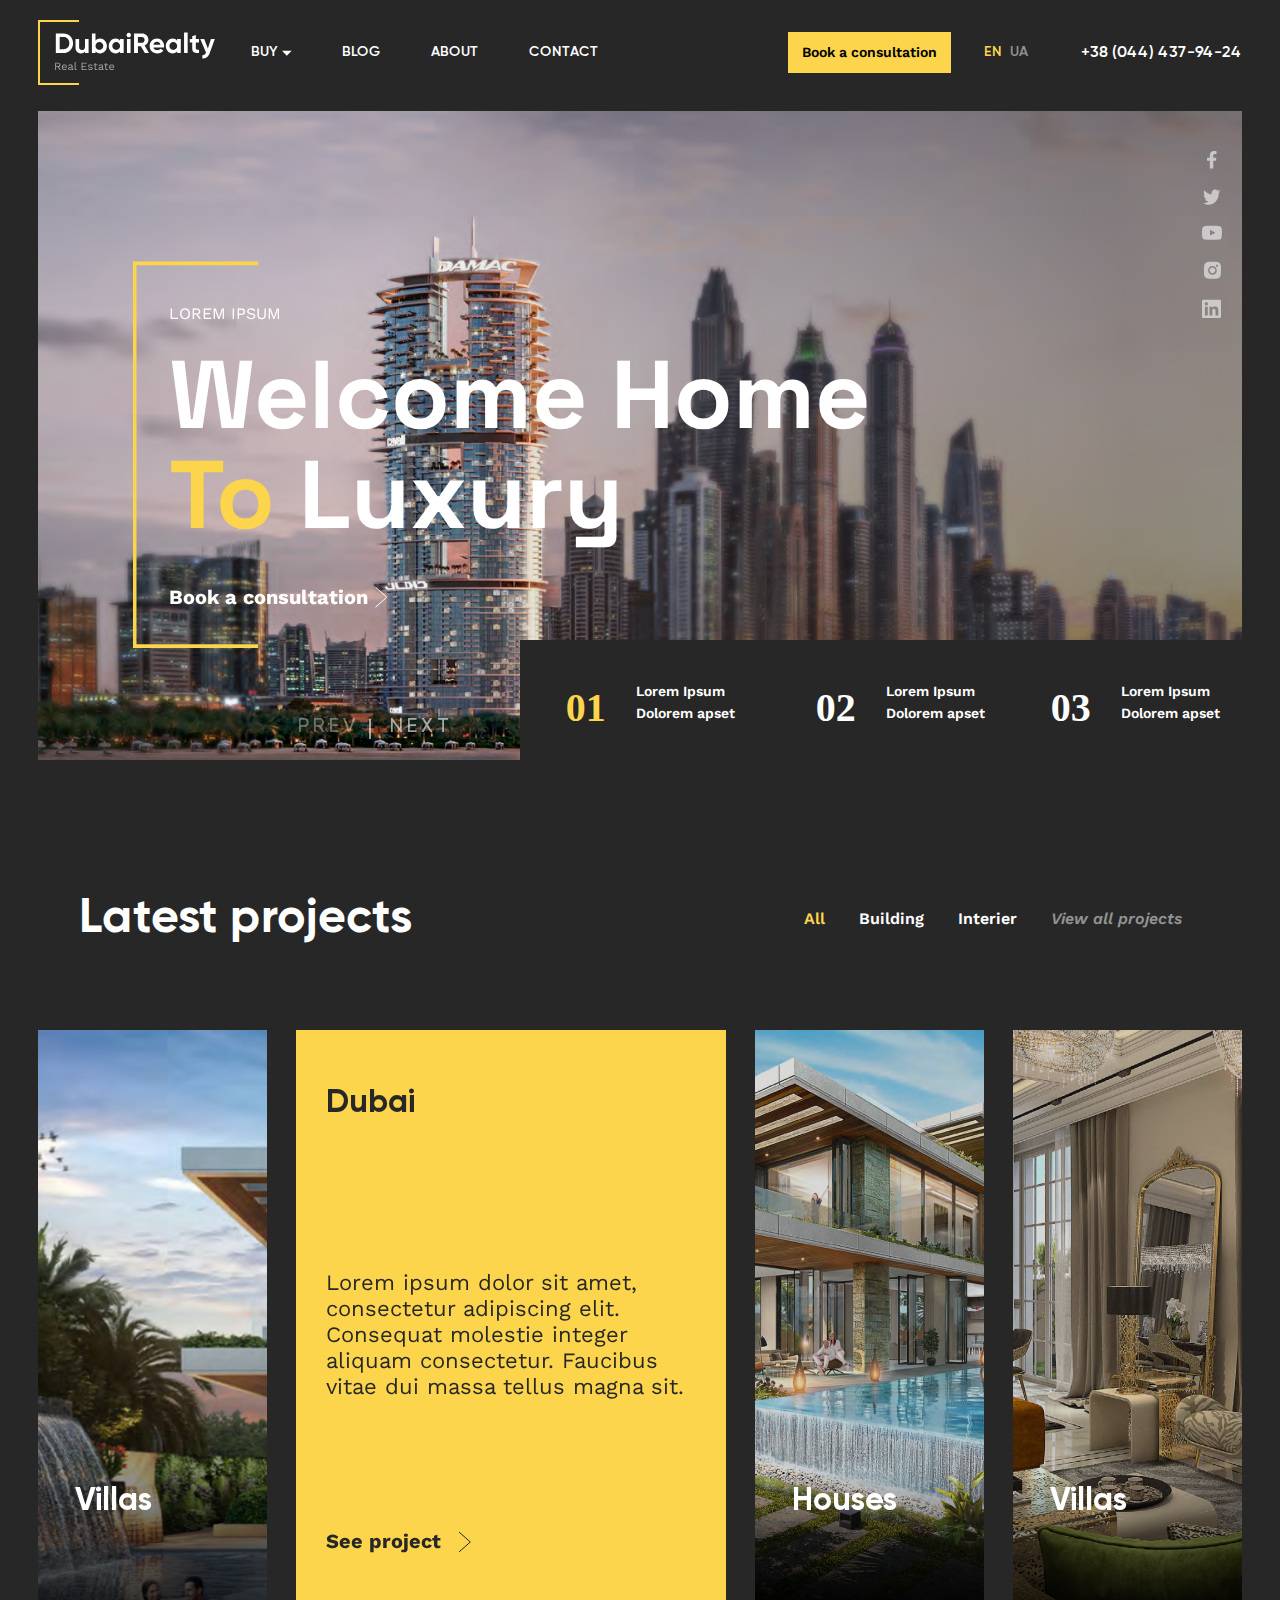
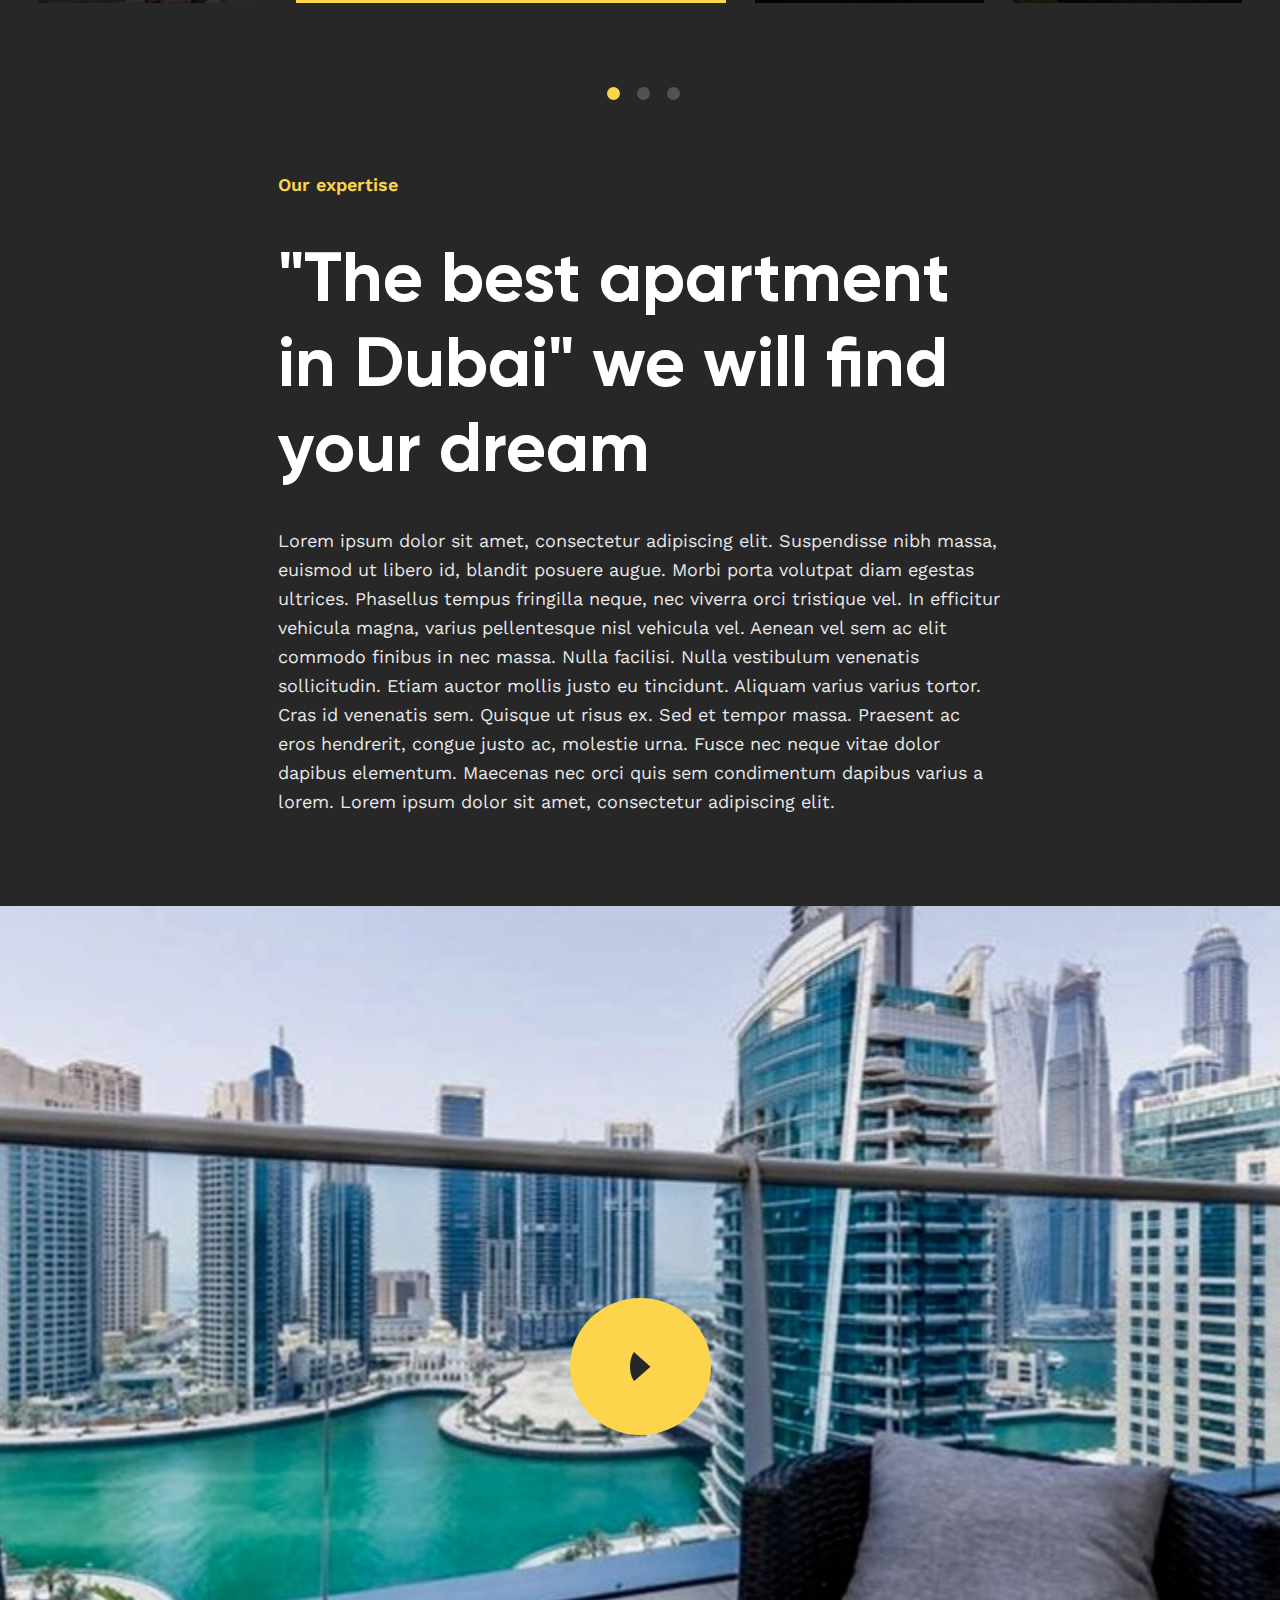
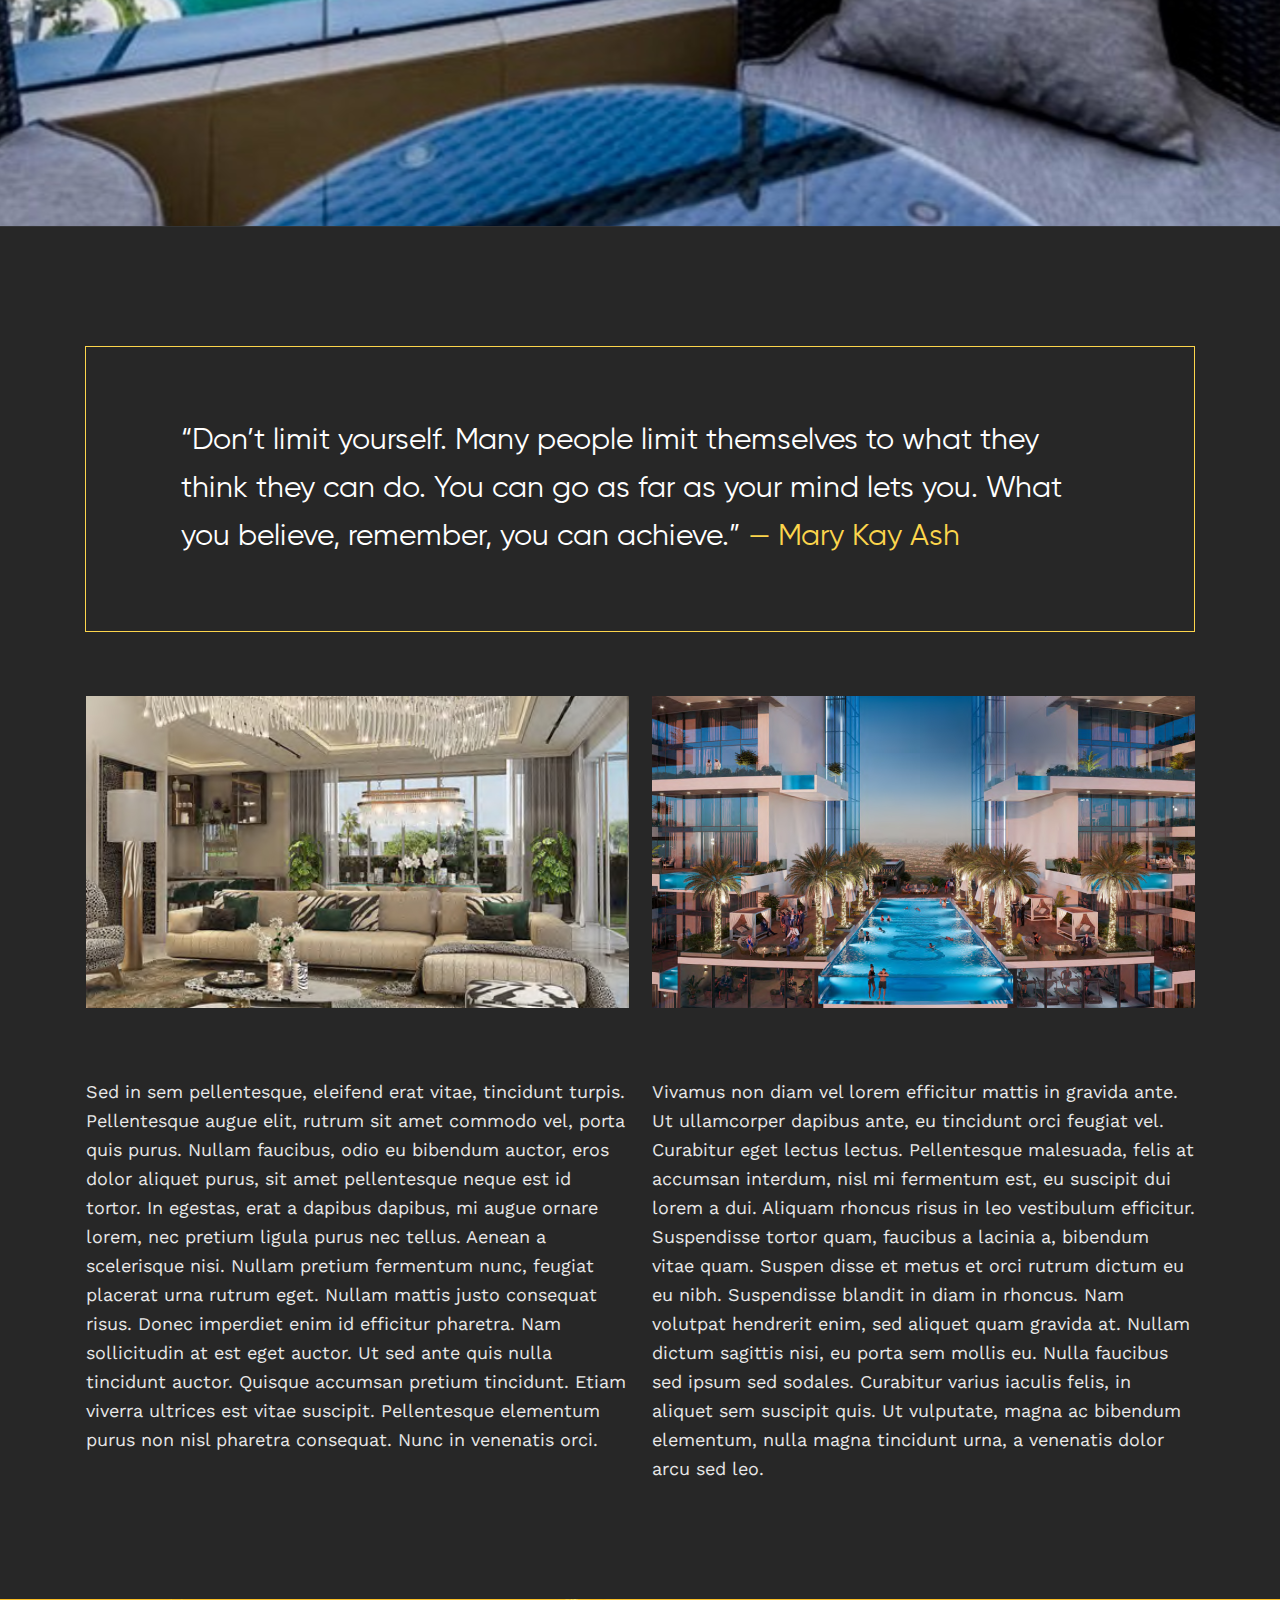
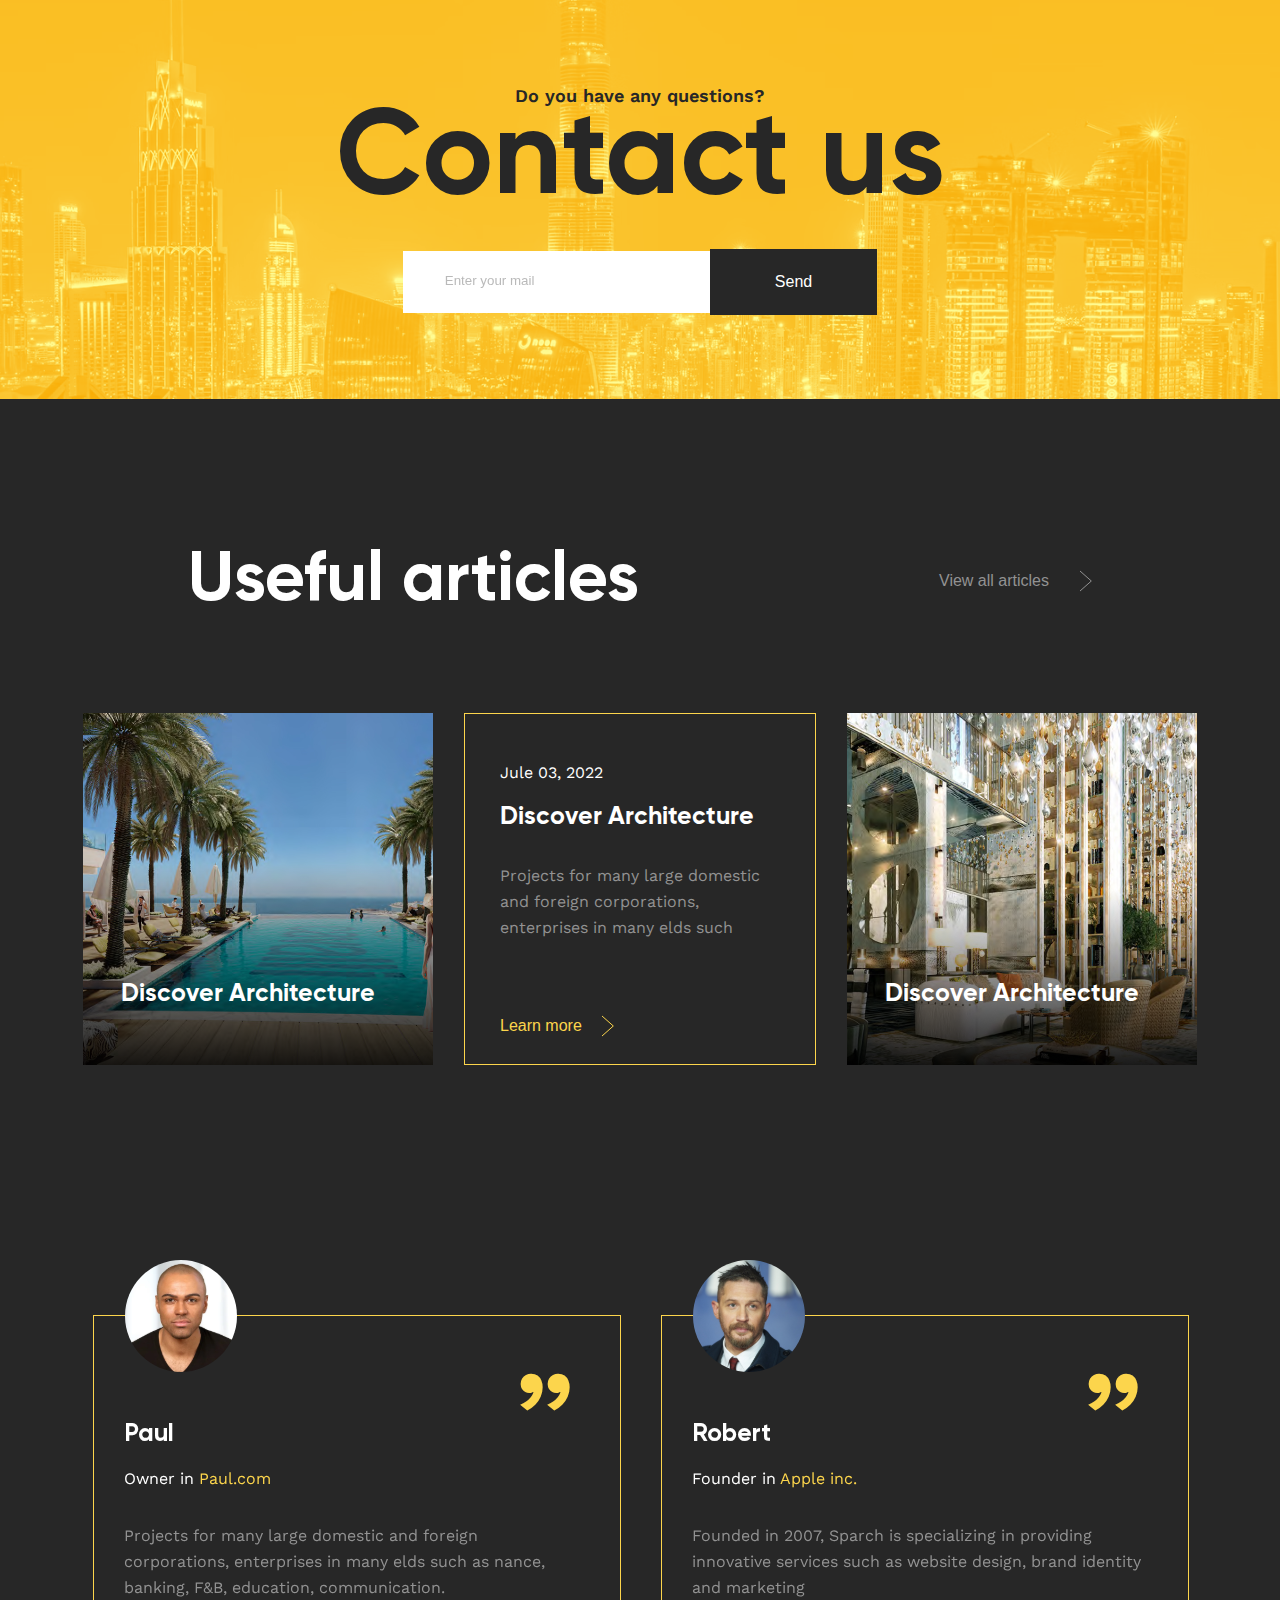
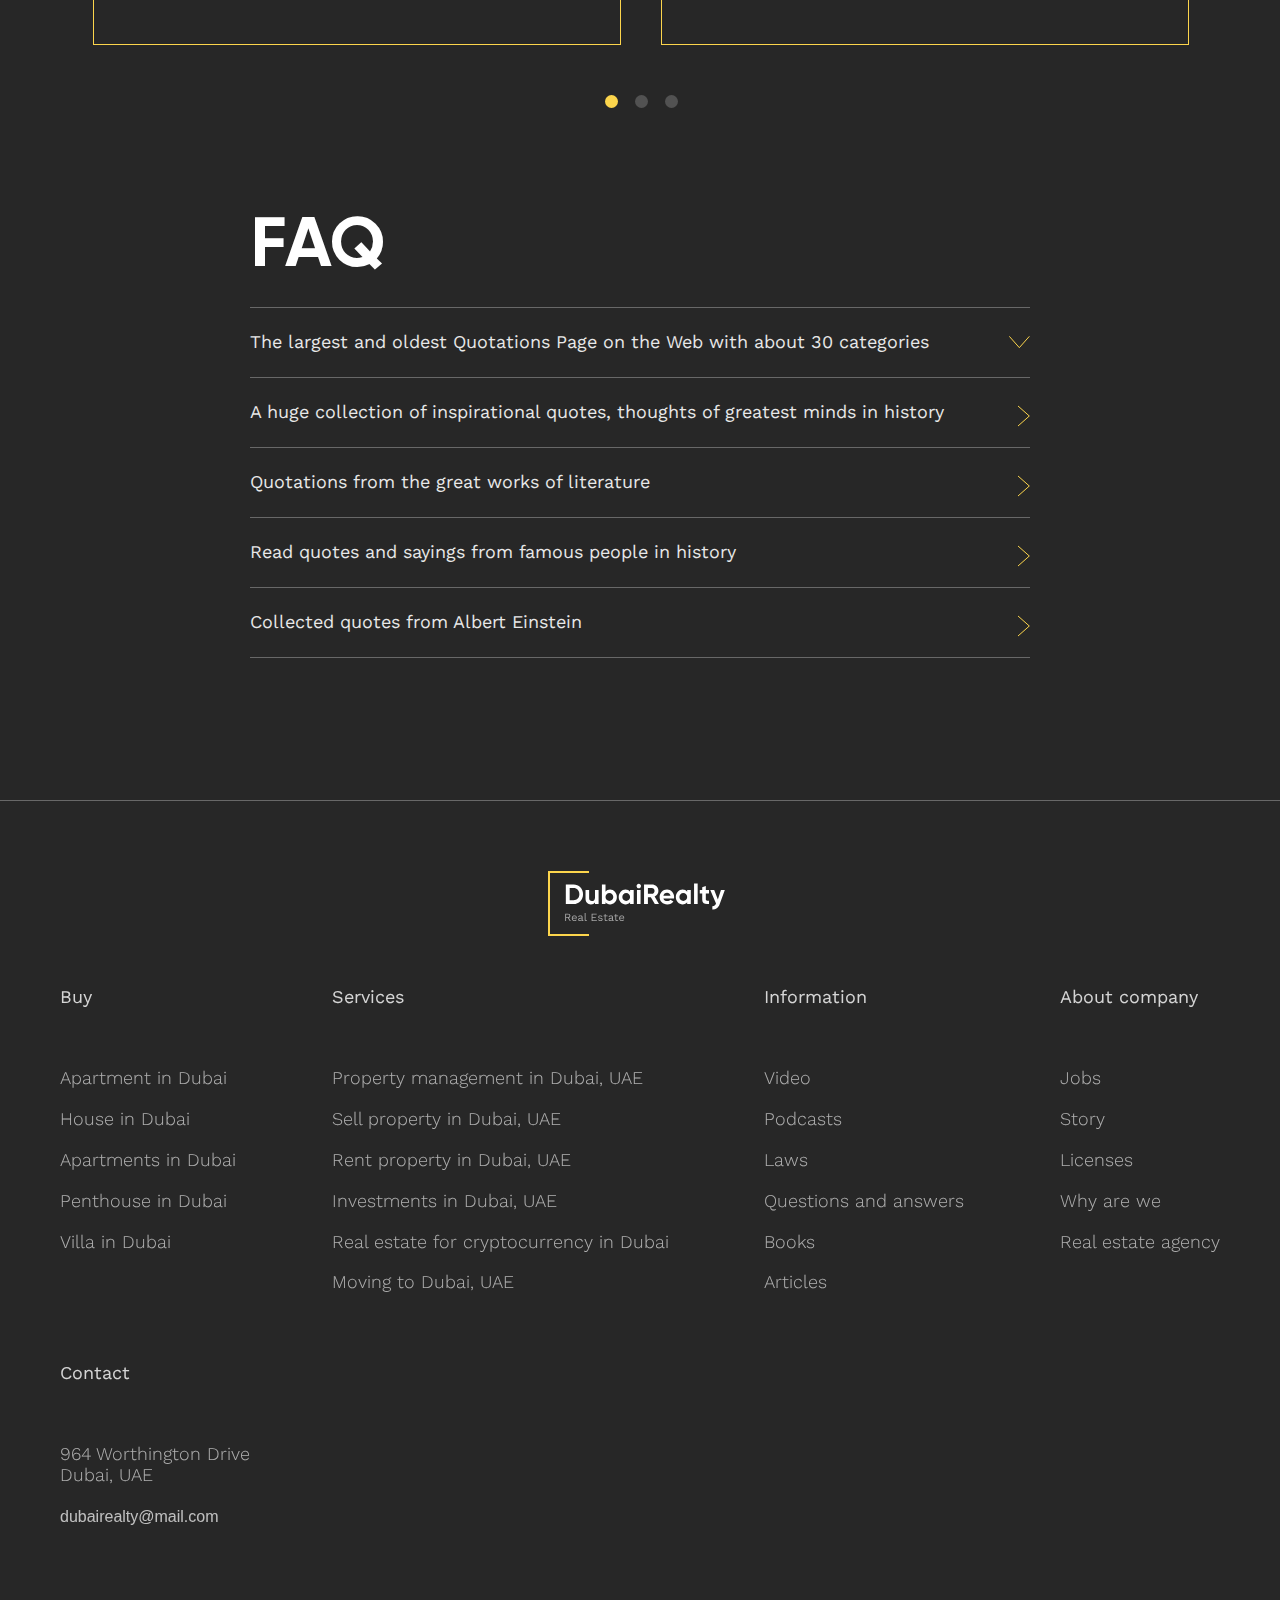
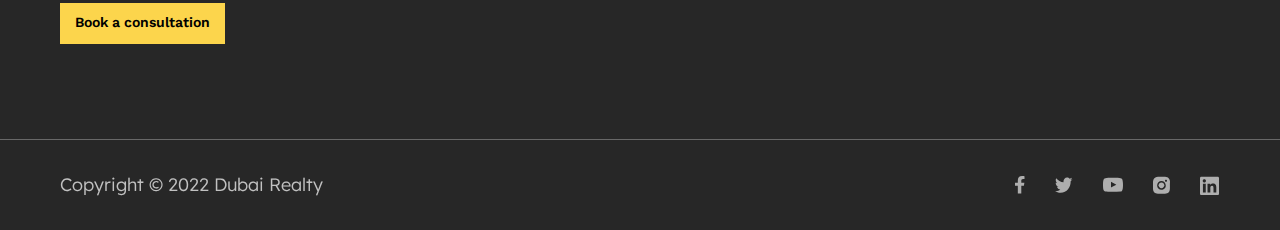
<file: index.html>
<!DOCTYPE html>
<html lang="en">
  <head>
    <meta charset="UTF-8" />
    <meta http-equiv="X-UA-Compatible" content="IE=edge" />
    <meta name="viewport" content="width=device-width, initial-scale=1.0" />
    <link
      rel="stylesheet"
      href="https://cdn.jsdelivr.net/npm/swiper@9/swiper-bundle.min.css"
    />
    <link rel="stylesheet" href="style.css" />
    <title>Home</title>
  </head>
  <body>
    <div class="wrapper">
      <header class="header">
        <div class="header__container">
          <a href="index.html"
            ><img
              src="img/logo.svg"
              class="header-logo"
              alt="Dubai Realty Logo"
          /></a>
          <div class="underheader__menu">
            <nav class="header-menu menu">
              <ul class="menu__list">
                <li class="menu__item">
                  <a href="category.html" class="menu__link"
                    >BUY
                    <img
                      src="img/HOME/header/arrow-down.svg"
                      alt="Arrow Down Icon"
                  /></a>
                  <ul class="dropdown-menu">
                    <li class="menu__item">
                      <a href="#" class="menu__link up">Category number one</a>
                    </li>
                    <li class="menu__item">
                      <a href="#" class="menu__link active"
                        >Apartments in Dubai</a
                      >
                    </li>
                    <li class="menu__item">
                      <a href="#" class="menu__link down"
                        >Category number twenty five</a
                      >
                    </li>
                  </ul>
                </li>
                <li class="menu__item">
                  <a href="blog.html" class="menu__link">BLOG</a>
                </li>
                <li class="menu__item">
                  <a href="#" class="menu__link">ABOUT</a>
                </li>
                <li class="menu__item">
                  <a href="contact.html" class="menu__link">CONTACT</a>
                </li>
              </ul>
            </nav>
            <a href="#" id="header-button" class="button-yellow"
              >Book a consultation</a
            >
          </div>
          <div class="header__contact-block">
            <div class="language-block">
              <a href="#" class="active">EN</a>
              <a href="#" class="not-active">UA</a>
            </div>
            <div class="phone-block">
              <a href="#">+38 (044) 437-94-24</a>
            </div>
          </div>

          <!-- Burger Menu  -->
          <div class="burger-menu">
            <a href="#" class="burger-menu__button"
              ><span class="burger-menu__lines"></span
            ></a>
            <nav class="burger-menu__nav">
              <ul class="burger-menu__list">
                <li class="burger-menu__item">
                  <a href="category.html" class="burger-menu__link"
                    >BUY
                    <img
                      src="img/HOME/header/768px/arrow-icon-up.svg"
                      alt="Arrow Down Icon"
                  /></a>
                  <ul class="burger-undermenu__nav">
                    <li class="burger-menu__item">
                      <a href="#" class="burger-menu__link up"
                        >Category number one</a
                      >
                    </li>
                    <li class="burger-menu__item">
                      <a href="#" class="burger-menu__link active"
                        >Apartments in Dubai</a
                      >
                    </li>
                    <li class="burger-menu__item">
                      <a href="#" class="burger-menu__link down"
                        >Category number twenty five</a
                      >
                    </li>
                  </ul>
                </li>
                <li class="burger-menu__item">
                  <a href="blog.html" class="burger-menu__link">BLOG</a>
                </li>
                <li class="burger-menu__item">
                  <a href="#" class="burger-menu__link">ABOUT</a>
                </li>
                <li class="burger-menu__item">
                  <a href="contact.html" class="burger-menu__link">CONTACT</a>
                </li>
              </ul>
              <div class="burger-menu__contact-block">
                <a href="#" class="button-yellow">Book a consultation</a>
                <div class="phone-block">
                  <a href="#">+38 (044) 437-94-24</a>
                </div>
                <div class="language-block">
                  <a href="#" class="active">EN</a>
                  <a href="#" class="not-active">UA</a>
                </div>
              </div>
            </nav>
            <div class="burger-menu__overlay"></div>
          </div>
          <!-- Burger Menu  -->

          <!-- Header Button Form -->
          <div id="header-form" class="header-form">
            <div class="form-form">
              <span class="header-form__lines close"></span>
            </div>
            <h3 class="h3">Leave your contacts</h3>
            <p class="p-black-text">we will contact you within three hours</p>
            <form class="header-form__form">
              <input type="text" placeholder="Name" />
              <input type="tel" placeholder="Phone" />
            </form>
            <a href="#" class="header-form__button">Send</a>
          </div>
          <!-- Header Button Form -->
        </div>
      </header>

      <main class="page">
        <section id="id" class="page__welcome">
          <div class="welcome__container">
            <div class="welcome__body">
              <!-- Slider main container -->
              <div class="swiper welcome-swiper">
                <!-- Additional required wrapper -->
                <div class="swiper-wrapper">
                  <!-- Slides -->
                  <div class="swiper-slide">
                    <img
                      src="img/HOME/header/header-bg.png"
                      class="slider-img"
                      alt="Slider 1"
                    />
                    <div class="welcome__content">
                      <p class="welcome__text">Lorem ipsum</p>
                      <h1 class="welcome__title h1">
                        Welcome home<br />
                        <span>to</span> Luxury
                      </h1>
                      <a href="#" class="welcome__link"
                        >Book a consultation
                        <img
                          src="img/HOME/header/arrow-right-white.svg"
                          alt="Right Arrow Icon"
                      /></a>
                    </div>
                  </div>
                  <div class="swiper-slide">
                    <img
                      src="img/HOME/header/header-bg.png"
                      class="slider-img"
                      alt="Slider 2"
                    />
                  </div>
                  <div class="swiper-slide">
                    <img
                      src="img/HOME/header/header-bg.png"
                      class="slider-img"
                      alt="Slider 3"
                    />
                  </div>
                </div>
                <!-- If we need pagination -->
                <div class="swiper-pagination swiper-pagination-welcome"></div>

                <!-- If we need navigation buttons -->
                <div class="swiper-button-prev swiper-button-prev-welcome">
                  PREV
                </div>
                <div class="swiper-middle-decor"></div>
                <div class="swiper-button-next swiper-button-next-welcome">
                  NEXT
                </div>
              </div>
              <div class="welcome__socs">
                <a href="#"
                  ><img src="img/HOME/header/facebook.svg" alt="Facebook icon"
                /></a>
                <a href="#"
                  ><img src="img/HOME/header/twitter.svg" alt="Twitter icon"
                /></a>
                <a href="#"
                  ><img src="img/HOME/header/youtube.svg" alt="Youttube icon"
                /></a>
                <a href="#"
                  ><img
                    src="img/HOME/header/instagram.svg"
                    alt="Instagram icon"
                /></a>
                <a href="#"
                  ><img src="img/HOME/header/in.svg" alt="In icon"
                /></a>
              </div>
            </div>
          </div>
        </section>

        <section class="page__projects projects">
          <div class="projects__container">
            <div class="projects__body">
              <h3 class="h3">Latest projects</h3>
              <nav class="projects-menu">
                <ul class="projects-menu__list">
                  <li class="projects-menu__item">
                    <a
                      href="#"
                      class="projects-menu__link projects-menu__link-active"
                      >All</a
                    >
                  </li>
                  <li class="projects-menu__item">
                    <a href="#" class="projects-menu__link">Building</a>
                  </li>
                  <li class="projects-menu__item">
                    <a href="#" class="projects-menu__link">Interier</a>
                  </li>
                  <li class="projects-menu__item">
                    <a
                      href="#"
                      class="projects-menu__link projects-menu__link-not_active"
                      >View all projects</a
                    >
                  </li>
                </ul>
              </nav>
            </div>

            <!-- Slider main container -->
            <div class="swiper projects-swiper">
              <!-- Additional required wrapper -->
              <div class="swiper-wrapper project-swiper-wrapper">
                <!-- Slides -->
                <div class="swiper-slide swiper-slide_1">
                  <div class="project__item">
                    <a href="#" class="project__item-link"
                      ><img
                        class="project-picture"
                        src="img/HOME/latest-projects/01.png"
                        alt="Project Picture"
                      />
                      <img
                        class="project-picture-768px"
                        src="img/HOME/latest-projects/768px/01.png"
                        alt="Project Picture"
                      />
                    </a>
                    <a href="#" class="project__item-text"
                      ><h5 class="h5 project__item-h5">Villas</h5></a
                    >
                  </div>
                  <div class="project__item project__item_2">
                    <h5 class="h5 project__item_2-h5">Dubai</h5>
                    <p class="p-black-text project__item_2-text">
                      Lorem ipsum dolor sit amet, consectetur adipiscing elit.
                      Consequat molestie integer aliquam consectetur. Faucibus
                      vitae dui massa tellus magna sit.
                    </p>
                    <a href="#" class="project__item-text-link"
                      ><p>
                        See project
                        <img
                          class="project-arrow-right"
                          src="img/HOME/latest-projects/arrow-right-black.svg"
                          alt="Arrow Right Icon"
                        />
                      </p>
                    </a>
                  </div>
                  <div class="project__item">
                    <a href="#" class="project__item-link"
                      ><img
                        class="project-picture"
                        src="img/HOME/latest-projects/02.png"
                        alt="Project Picture"
                      />
                      <img
                        class="project-picture-768px"
                        src="img/HOME/latest-projects/768px/02.png"
                        alt="Project Picture"
                      />
                    </a>
                    <a href="#" class="project__item-text"
                      ><h5 class="h5 project__item-h5">Houses</h5></a
                    >
                  </div>
                  <div class="project__item">
                    <a href="#" class="project__item-link"
                      ><img
                        class="project-picture"
                        src="img/HOME/latest-projects/03.png"
                        alt="Project Picture"
                      />
                      <img
                        class="project-picture-768px"
                        src="img/HOME/latest-projects/768px/03.png"
                        alt="Project Picture"
                      />
                    </a>
                    <a href="#" class="project__item-text"
                      ><h5 class="h5 project__item-h5">Villas</h5></a
                    >
                  </div>
                </div>

                <div class="swiper-slide swiper-slide_2">
                  <div class="project__item">
                    <a href="#" class="project__item-link"
                      ><img
                        class="project-picture"
                        src="img/HOME/latest-projects/03.png"
                        alt="Project Picture"
                      />
                      <img
                        class="project-picture-768px"
                        src="img/HOME/latest-projects/768px/01.png"
                        alt="Project Picture"
                      />
                    </a>

                    <a href="#" class="project__item-text"
                      ><h5 class="h5 project__item-h5">Villas</h5></a
                    >
                  </div>
                  <div class="project__item">
                    <a href="#" class="project__item-link"
                      ><img
                        class="project-picture"
                        src="img/HOME/latest-projects/01.png"
                        alt="Project Picture"
                      />
                      <img
                        class="project-picture-768px"
                        src="img/HOME/latest-projects/768px/02.png"
                        alt="Project Picture"
                      />
                    </a>
                    <a href="#" class="project__item-text"
                      ><h5 class="h5 project__item-h5">Villas</h5></a
                    >
                  </div>

                  <div class="project__item">
                    <a href="#" class="project__item-link"
                      ><img
                        class="project-picture"
                        src="img/HOME/latest-projects/02.png"
                        alt="Project Picture"
                      />
                      <img
                        class="project-picture-768px"
                        src="img/HOME/latest-projects/768px/03.png"
                        alt="Project Picture"
                      />
                    </a>
                    <a href="#" class="project__item-text"
                      ><h5 class="h5 project__item-h5">Houses</h5></a
                    >
                  </div>
                  <div class="project__item project__item_2">
                    <h5 class="h5 project__item_2-h5">Dubai</h5>
                    <p class="p-black-text project__item_2-text">
                      Lorem ipsum dolor sit amet, consectetur adipiscing elit.
                      Consequat molestie integer aliquam consectetur. Faucibus
                      vitae dui massa tellus magna sit.
                    </p>
                    <a href="#" class="project__item-text-link"
                      ><p>
                        See project
                        <img
                          class="project-arrow-right"
                          src="img/HOME/latest-projects/arrow-right-black.svg"
                          alt="Arrow Right Icon"
                        /></p
                    ></a>
                  </div>
                </div>

                <div class="swiper-slide swiper-slide_3">
                  <div class="project__item project__item_2">
                    <h5 class="h5 project__item_2-h5">Dubai</h5>
                    <p class="p-black-text project__item_2-text">
                      Lorem ipsum dolor sit amet, consectetur adipiscing elit.
                      Consequat molestie integer aliquam consectetur. Faucibus
                      vitae dui massa tellus magna sit.
                    </p>
                    <a href="#" class="project__item-text-link"
                      ><p>
                        See project
                        <img
                          class="project-arrow-right"
                          src="img/HOME/latest-projects/arrow-right-black.svg"
                          alt="Arrow Right Icon"
                        /></p
                    ></a>
                  </div>
                  <div class="project__item">
                    <a href="#" class="project__item-link"
                      ><img
                        class="project-picture"
                        src="img/HOME/latest-projects/01.png"
                        alt="Project Picture"
                      />
                      <img
                        class="project-picture-768px"
                        src="img/HOME/latest-projects/768px/01.png"
                        alt="Project Picture"
                      />
                    </a>
                    <a href="#" class="project__item-text"
                      ><h5 class="h5 project__item-h5">Villas</h5></a
                    >
                  </div>

                  <div class="project__item">
                    <a href="#" class="project__item-link"
                      ><img
                        class="project-picture"
                        src="img/HOME/latest-projects/02.png"
                        alt="Project Picture"
                      />
                      <img
                        class="project-picture-768px"
                        src="img/HOME/latest-projects/768px/02.png"
                        alt="Project Picture"
                      />
                    </a>
                    <a href="#" class="project__item-text"
                      ><h5 class="h5 project__item-h5">Houses</h5></a
                    >
                  </div>
                  <div class="project__item">
                    <a href="#" class="project__item-link"
                      ><img
                        class="project-picture"
                        src="img/HOME/latest-projects/03.png"
                        alt="Project Picture"
                      />
                      <img
                        class="project-picture-768px"
                        src="img/HOME/latest-projects/768px/03.png"
                        alt="Project Picture"
                      />
                    </a>
                    <a href="#" class="project__item-text"
                      ><h5 class="h5 project__item-h5">Villas</h5></a
                    >
                  </div>
                </div>
              </div>
              <!-- If we need pagination -->
              <div class="swiper-pagination projects-swiper-pagination"></div>
            </div>
            <!-- Slider main container -->
          </div>
        </section>

        <section class="page__expertise expertise">
          <div class="expertise__container">
            <h6 class="h6">Our expertise</h6>
            <h2 class="h2">
              "The best apartment in Dubai" we will find your dream
            </h2>
            <p class="p-text">
              Lorem ipsum dolor sit amet, consectetur adipiscing elit.
              Suspendisse nibh massa, euismod ut libero id, blandit posuere
              augue. Morbi porta volutpat diam egestas ultrices. Phasellus
              tempus fringilla neque, nec viverra orci tristique vel. In
              efficitur vehicula magna, varius pellentesque nisl vehicula vel.
              Aenean vel sem ac elit commodo finibus in nec massa. Nulla
              facilisi. Nulla vestibulum venenatis sollicitudin. Etiam auctor
              mollis justo eu tincidunt. Aliquam varius varius tortor. Cras id
              venenatis sem. Quisque ut risus ex. Sed et tempor massa. Praesent
              ac eros hendrerit, congue justo ac, molestie urna. Fusce nec neque
              vitae dolor dapibus elementum. Maecenas nec orci quis sem
              condimentum dapibus varius a lorem. Lorem ipsum dolor sit amet,
              consectetur adipiscing elit.
            </p>
          </div>
        </section>

        <section class="page__video video">
          <div class="video__container">
            <a href="#"
              ><img
                src="img/HOME/video-block/play-icon-black.svg"
                class="video-icon-black-1950px"
                alt="Play Icon"
            /></a>
            <a href="#"
              ><img
                src="img/HOME/video-block/768px/play-icon-black-768px.svg"
                class="video-icon-black-768px"
                alt="Play Icon"
            /></a>
            <a href="#"
              ><img
                src="img/HOME/video-block/320px/play-icon-black-320px.svg"
                class="video-icon-black-320px"
                alt="Play Icon"
            /></a>
          </div>
        </section>

        <section class="page__quote quote">
          <div class="quote__container">
            <p class="p-quote-mk">
              “Don’t limit yourself. Many people limit themselves to what they
              think they can do. You can go as far as your mind lets you. What
              you believe, remember, you can achieve.”
              <span> — Mary Kay Ash</span>
            </p>
          </div>
        </section>

        <section class="underquote__page underquote">
          <div class="underquote__container">
            <div class="underquote__body">
              <div class="underquote__items">
                <div class="underquote__item">
                  <img
                    src="img/HOME/under-quote-block/01.svg"
                    class="underquote__item-img1950px"
                    alt="Picture"
                  />
                  <img
                    src="img/HOME/under-quote-block/01.svg"
                    class="underquote__item-img768px"
                    alt="Picture"
                  />
                  <p class="p-text">
                    Sed in sem pellentesque, eleifend erat vitae, tincidunt
                    turpis. Pellentesque augue elit, rutrum sit amet commodo
                    vel, porta quis purus. Nullam faucibus, odio eu bibendum
                    auctor, eros dolor aliquet purus, sit amet pellentesque
                    neque est id tortor. In egestas, erat a dapibus dapibus, mi
                    augue ornare lorem, nec pretium ligula purus nec tellus.
                    Aenean a scelerisque nisi. Nullam pretium fermentum nunc,
                    feugiat placerat urna rutrum eget. Nullam mattis justo
                    consequat risus. Donec imperdiet enim id efficitur pharetra.
                    Nam sollicitudin at est eget auctor. Ut sed ante quis nulla
                    tincidunt auctor. Quisque accumsan pretium tincidunt. Etiam
                    viverra ultrices est vitae suscipit. Pellentesque elementum
                    purus non nisl pharetra consequat. Nunc in venenatis orci.
                  </p>
                </div>
                <div class="underquote__item">
                  <img
                    src="img/HOME/under-quote-block/02.png"
                    class="underquote__item-img1950px"
                    alt="Picture"
                  />
                  <img
                    src="img/HOME/under-quote-block/768px/02.svg"
                    class="underquote__item-img768px"
                    alt="Picture"
                  />
                  <p class="p-text">
                    Vivamus non diam vel lorem efficitur mattis in gravida ante.
                    Ut ullamcorper dapibus ante, eu tincidunt orci feugiat vel.
                    Curabitur eget lectus lectus. Pellentesque malesuada, felis
                    at accumsan interdum, nisl mi fermentum est, eu suscipit dui
                    lorem a dui. Aliquam rhoncus risus in leo vestibulum
                    efficitur. Suspendisse tortor quam, faucibus a lacinia a,
                    bibendum vitae quam. Suspen disse et metus et orci rutrum
                    dictum eu eu nibh. Suspendisse blandit in diam in rhoncus.
                    Nam volutpat hendrerit enim, sed aliquet quam gravida at.
                    Nullam dictum sagittis nisi, eu porta sem mollis eu. Nulla
                    faucibus sed ipsum sed sodales. Curabitur varius iaculis
                    felis, in aliquet sem suscipit quis. Ut vulputate, magna ac
                    bibendum elementum, nulla magna tincidunt urna, a venenatis
                    dolor arcu sed leo.
                  </p>
                </div>
              </div>
            </div>
          </div>
        </section>

        <section class="page__contact contact">
          <div class="contact__container">
            <div class="contact__body">
              <h6 class="h6">Do you have any questions?</h6>
              <h4 class="h4">Contact us</h4>
              <form class="contact__form">
                <input type="text" placeholder="Enter your mail" />
                <a href="#" class="contact__button">Send</a>
              </form>
            </div>
          </div>
        </section>

        <section class="page__articles articles">
          <div class="articles__container">
            <div class="articles__title">
              <h2 class="h2">Useful articles</h2>
              <a href="#" class="articles__link"
                >View all articles
                <img
                  class="articles__icon-grey"
                  src="img/HOME/useful-articles/arrow-right-grey.svg"
                  alt="Arrow Right Icon"
              /></a>
            </div>
            <div class="articles__body">
              <div class="articles__items">
                <div class="articles__item">
                  <a href="#">
                    <img
                      src="img/HOME/useful-articles/01.svg"
                      class="articles__image articles__image-1920px"
                      alt="Article Image"
                    />
                    <img
                      src="img/HOME/useful-articles/768px/01.svg"
                      class="articles__image articles__image-768px"
                      alt="Article Image"
                    />
                  </a>
                  <p class="h5-other">Discover Architecture</p>
                </div>

                <div class="articles__item articles__item-2">
                  <p class="articles-item_date">Jule 03, 2022</p>
                  <p class="h5-other_item-2">Discover Architecture</p>
                  <p class="articles__item_text">
                    Projects for many large domestic and foreign corporations,
                    enterprises in many elds such
                  </p>
                  <a href="#" class="articles__item-link"
                    >Learn more
                    <img
                      class="articles__item-yellow-arrow"
                      src="img/HOME/useful-articles/arrow-right-yellow.svg"
                      alt="Arrow Right Icon"
                  /></a>
                </div>

                <div class="articles__item">
                  <a href="#">
                    <img
                      src="img/HOME/useful-articles/02.png"
                      class="articles__image articles__image-1920px"
                      alt="Article Image"
                    />
                    <img
                      src="img/HOME/useful-articles/768px/02.svg"
                      class="articles__image articles__image-768px"
                      alt="Article Image"
                    />
                  </a>
                  <p class="h5-other">Discover Architecture</p>
                </div>
              </div>
            </div>
          </div>
        </section>

        <section class="page__feedback feedback">
          <div class="feedback__container">
            <!-- Slider main container -->
            <div class="swiper swiper-feedback">
              <!-- Additional required wrapper -->
              <div class="swiper-wrapper">
                <!-- Slides -->

                <div class="swiper-slide swiper-slide-1">
                  <div class="feedback__item feedback__item-not-active-1">
                    <img
                      src="img/HOME/people-comment-block/robert.svg"
                      alt="Robert"
                    />
                    <h5 class="h5-other">Robert</h5>
                    <h6 class="h6">Founder in <span>Apple inc.</span></h6>
                    <p class="p-text">
                      Founded in 2007, Sparch is specializing in providing
                      innovative services such as website design, brand identity
                      and marketing
                    </p>
                    <p class="quotes">”</p>
                  </div>
                  <div class="feedback__item">
                    <img
                      src="img/HOME/people-comment-block/paul.svg"
                      alt="Paul"
                    />
                    <h5 class="h5-other">Paul</h5>
                    <h6 class="h6">Owner in <span>Paul.com</span></h6>
                    <p class="p-text">
                      Projects for many large domestic and foreign corporations,
                      enterprises in many elds such as nance, banking, F&B,
                      education, communication.
                    </p>
                    <p class="quotes">”</p>
                  </div>
                  <div class="feedback__item feedback__item-1-display">
                    <img
                      src="img/HOME/people-comment-block/robert.svg"
                      alt="Robert"
                    />
                    <h5 class="h5-other">Robert</h5>
                    <h6 class="h6">Founder in <span>Apple inc.</span></h6>
                    <p class="p-text">
                      Founded in 2007, Sparch is specializing in providing
                      innovative services such as website design, brand identity
                      and marketing
                    </p>
                    <p class="quotes">”</p>
                  </div>
                  <div class="feedback__item feedback__item-not-active-2 fi1">
                    <img
                      src="img/HOME/people-comment-block/paul.svg"
                      alt="Paul"
                    />
                    <h5 class="h5-other">Paul</h5>
                    <h6 class="h6">Owner in <span>Paul.com</span></h6>
                    <p class="p-text">
                      Projects for many large domestic and foreign corporations,
                      enterprises in many elds such as nance, banking, F&B,
                      education, communication.
                    </p>
                    <p class="quotes">”</p>
                  </div>
                </div>

                <div class="swiper-slide swiper-slide-2">
                  <div class="feedback__item feedback__item-1-display">
                    <img
                      src="img/HOME/people-comment-block/paul.svg"
                      alt="Paul"
                    />
                    <h5 class="h5-other">Paul</h5>
                    <h6 class="h6">Owner in <span>Paul.com</span></h6>
                    <p class="p-text">
                      Projects for many large domestic and foreign corporations,
                      enterprises in many elds such as nance, banking, F&B,
                      education, communication.
                    </p>
                    <p class="quotes">”</p>
                  </div>
                  <div class="feedback__item">
                    <img
                      src="img/HOME/people-comment-block/robert.svg"
                      alt="Robert"
                    />
                    <h5 class="h5-other">Robert</h5>
                    <h6 class="h6">Founder in <span>Apple inc.</span></h6>
                    <p class="p-text">
                      Founded in 2007, Sparch is specializing in providing
                      innovative services such as website design, brand identity
                      and marketing
                    </p>
                    <p class="quotes">”</p>
                  </div>
                  <div class="feedback__item feedback__item-not-active-2 fi2">
                    <img
                      src="img/HOME/people-comment-block/paul.svg"
                      alt="Paul"
                    />
                    <h5 class="h5-other">Paul</h5>
                    <h6 class="h6">Owner in <span>Paul.com</span></h6>
                    <p class="p-text">
                      Projects for many large domestic and foreign corporations,
                      enterprises in many elds such as nance, banking, F&B,
                      education, communication.
                    </p>
                    <p class="quotes">”</p>
                  </div>
                </div>

                <div class="swiper-slide swiper-slide-3">
                  <div class="feedback__item">
                    <img
                      src="img/HOME/people-comment-block/paul.svg"
                      alt="Paul"
                    />
                    <h5 class="h5-other">Paul</h5>
                    <h6 class="h6">Owner in <span>Paul.com</span></h6>
                    <p class="p-text">
                      Projects for many large domestic and foreign corporations,
                      enterprises in many elds such as nance, banking, F&B,
                      education, communication.
                    </p>
                    <p class="quotes">”</p>
                  </div>
                  <div class="feedback__item feedback__item-1-display">
                    <img
                      src="img/HOME/people-comment-block/robert.svg"
                      alt="Robert"
                    />
                    <h5 class="h5-other">Robert</h5>
                    <h6 class="h6">Founder in <span>Apple inc.</span></h6>
                    <p class="p-text">
                      Founded in 2007, Sparch is specializing in providing
                      innovative services such as website design, brand identity
                      and marketing
                    </p>
                    <p class="quotes">”</p>
                  </div>
                  <div class="feedback__item feedback__item-not-active-2 fi3">
                    <img
                      src="img/HOME/people-comment-block/paul.svg"
                      alt="Paul"
                    />
                    <h5 class="h5-other">Paul</h5>
                    <h6 class="h6">Owner in <span>Paul.com</span></h6>
                    <p class="p-text">
                      Projects for many large domestic and foreign corporations,
                      enterprises in many elds such as nance, banking, F&B,
                      education, communication.
                    </p>
                    <p class="quotes">”</p>
                  </div>
                </div>
              </div>
              <!-- If we need pagination -->
              <div class="swiper-pagination-feedback"></div>
            </div>
          </div>
        </section>

        <section class="page__faq faq">
          <div class="faq__container">
            <h2 class="h2">FAQ</h2>
            <ul class="faq-menu">
              <li class="faq-menu__item">
                <a href="#">
                  <img
                    class="arrow-down-1950px"
                    src="img/HOME/faq/arrow-down-yellow.svg"
                    alt="Arrow Down Icon"
                  />
                  <img
                    class="arrow-right-1035px"
                    src="img/HOME/useful-articles/arrow-right-yellow.svg"
                    alt="Arrow Down Icon"
                  />
                </a>
                <p class="p-text">
                  The largest and oldest Quotations Page on the Web with about
                  30 categories
                </p>
                <ul class="faq-dropdown-menu">
                  <li class="dropdown-menu__item">
                    <p class="p-text">
                      Sed in sem pellentesque, eleifend erat vitae, tincidunt
                      turpis. Pellentesque augue elit, rutrum sit amet commodo
                      vel, porta quis purus. Nullam faucibus, odio eu bibendum
                      auctor, eros dolor aliquet purus, sit amet pellentesque
                      neque est id tortor. In egestas, erat a dapibus dapibus,
                      mi augue ornare lorem, nec pretium ligula purus nec
                      tellus. Aenean a scelerisque nisi. Nullam pretium
                      fermentum nunc, feugiat placerat urna rutrum eget. Nullam
                      mattis justo consequat risus. Donec imperdiet enim id
                      efficitur pharetra. Nam sollicitudin at est eget auctor.
                      Ut sed ante quis nulla tincidunt auctor. Quisque accumsan
                      pretium tincidunt. Etiam viverra ultrices est vitae
                      suscipit. Pellentesque elementum purus non nisl pharetra
                      consequat. Nunc in venenatis orci.
                    </p>
                  </li>
                </ul>
              </li>
              <li class="faq-menu__item">
                <a href=""></a>
                <img
                  src="img/HOME/useful-articles/arrow-right-yellow.svg"
                  alt="Arrow Down Icon"
                />
                <p class="p-text">
                  A huge collection of inspirational quotes, thoughts of
                  greatest minds in history
                </p>
              </li>
              <li class="faq-menu__item">
                <a href=""
                  ><img
                    src="img/HOME/useful-articles/arrow-right-yellow.svg"
                    alt="Arrow Down Icon"
                /></a>
                <p class="p-text">
                  Quotations from the great works of literature
                </p>
              </li>
              <li class="faq-menu__item">
                <a href=""
                  ><img
                    src="img/HOME/useful-articles/arrow-right-yellow.svg"
                    alt="Arrow Down Icon"
                /></a>
                <p class="p-text">
                  Read quotes and sayings from famous people in history
                </p>
              </li>
              <li class="faq-menu__item">
                <a href=""
                  ><img
                    src="img/HOME/useful-articles/arrow-right-yellow.svg"
                    alt="Arrow Down Icon"
                /></a>
                <p class="p-text p-text-last">
                  Collected quotes from Albert Einstein
                </p>
              </li>
            </ul>
          </div>
        </section>
      </main>

      <footer class="footer">
        <div class="footer__logo">
          <a href="index.html"
            ><img
              src="img/logo.svg"
              class="footer-logo"
              alt="Dubai Realty Logo"
          /></a>
        </div>
        <div class="footer__body">
          <div class="footer__items">
            <div class="footer__item">
              <ul class="footer__menu footer__menu-1">
                <li class="footer__link-main"><a href="category.html">Buy</a></li>
                <li class="footer__link">
                  <a href="#" class="footer-link-not-main"
                    >Apartment in Dubai</a
                  >
                </li>
                <li class="footer__link">
                  <a href="#" class="footer-link-not-main">House in Dubai</a>
                </li>
                <li class="footer__link">
                  <a href="#" class="footer-link-not-main"
                    >Apartments in Dubai</a
                  >
                </li>
                <li class="footer__link">
                  <a href="#" class="footer-link-not-main"
                    >Penthouse in Dubai</a
                  >
                </li>
                <li class="footer__link">
                  <a href="#" class="footer-link-not-main">Villa in Dubai</a>
                </li>
              </ul>
            </div>
            <div class="footer__item">
              <ul class="footer__menu footer__menu-1">
                <li class="footer__link-main">
                  <a href="services.html">Services</a>
                </li>
                <li class="footer__link">
                  <a href="#" class="footer-link-not-main"
                    >Property management in Dubai, UAE</a
                  >
                </li>
                <li class="footer__link">
                  <a href="#" class="footer-link-not-main"
                    >Sell ​​property in Dubai, UAE</a
                  >
                </li>
                <li class="footer__link">
                  <a href="#" class="footer-link-not-main"
                    >Rent property in Dubai, UAE</a
                  >
                </li>
                <li class="footer__link">
                  <a href="#" class="footer-link-not-main"
                    >Investments in Dubai, UAE</a
                  >
                </li>
                <li class="footer__link">
                  <a href="#" class="footer-link-not-main"
                    >Real estate for cryptocurrency in Dubai</a
                  >
                </li>
                <li class="footer__link">
                  <a href="#" class="footer-link-not-main"
                    >Moving to Dubai, UAE</a
                  >
                </li>
              </ul>
            </div>
            <div class="footer__item footer__item-3">
              <ul class="footer__menu footer__menu-1">
                <li class="footer__link-main"><a href="#">Information</a></li>
                <li class="footer__link">
                  <a href="#" class="footer-link-not-main">Video</a>
                </li>
                <li class="footer__link">
                  <a href="#" class="footer-link-not-main">Podcasts</a>
                </li>
                <li class="footer__link">
                  <a href="#" class="footer-link-not-main">Laws</a>
                </li>
                <li class="footer__link">
                  <a href="#" class="footer-link-not-main"
                    >Questions and answers</a
                  >
                </li>
                <li class="footer__link">
                  <a href="#" class="footer-link-not-main">Books</a>
                </li>
                <li class="footer__link">
                  <a href="#" class="footer-link-not-main">Articles</a>
                </li>
              </ul>
            </div>
            <div class="footer__item footer__item-4">
              <ul class="footer__menu footer__menu-1">
                <li class="footer__link-main"><a href="#">About company</a></li>
                <li class="footer__link">
                  <a href="#" class="footer-link-not-main">Jobs</a>
                </li>
                <li class="footer__link">
                  <a href="#" class="footer-link-not-main">Story</a>
                </li>
                <li class="footer__link">
                  <a href="#" class="footer-link-not-main">Licenses</a>
                </li>
                <li class="footer__link">
                  <a href="#" class="footer-link-not-main">Why are we</a>
                </li>
                <li class="footer__link">
                  <a href="#" class="footer-link-not-main"
                    >Real estate agency</a
                  >
                </li>
              </ul>
            </div>
            <div class="footer__item footer__item-5">
              <div class="footer__contact">
                <p class="footer__link-main link-contact">
                  <a href="contact.html">Contact</a>
                </p>
                <p class="footer-link-not-main link-address">
                  964 Worthington Drive <br />
                  Dubai, UAE
                </p>
                <p class="footer-link-main">dubairealty@mail.com</p>
                <a href="#" class="footer__button button-yellow"
                  >Book a consultation</a
                >
              </div>
            </div>
          </div>
        </div>

        <!-- Footer Menu 768px -->
        <div class="footer__items-768px">
          <ul class="footer__items-768px-menu">
            <li class="footer__items-768px-menu__item">
              <a href="category.html" class="footer__link-main">
                Buy
                <img
                  src="img/HOME/footer/arrow-down-grey.svg"
                  alt="Arrow Down Icon"
                />
              </a>
            </li>
            <li class="footer__items-768px-menu__item">
              <a href="services.html" class="footer__link-main"
                >Services
                <img
                  src="img/HOME/footer/arrow-down-grey.svg"
                  alt="Arrow Down Icon"
              /></a>
            </li>
            <li class="footer__items-768px-menu__item">
              <a href="#" class="footer__link-main"
                >Information<img
                  src="img/HOME/footer/arrow-down-grey.svg"
                  alt="Arrow Down Icon"
              /></a>
            </li>
            <li class="footer__items-768px-menu__item">
              <a href="#" class="footer__link-main"
                >About company<img
                  src="img/HOME/footer/arrow-down-grey.svg"
                  alt="Arrow Down Icon"
              /></a>
            </li>
            <li
              class="footer__items-768px-menu__item footer__items-768px-menu__item-5"
            >
              <div class="footer__contact">
                <p class="footer__link-main link-contact">Contact</p>
                <p class="footer-link-not-main link-address">
                  964 Worthington Drive <br />
                  Dubai, UAE
                </p>
                <p class="footer-link-main link-mail">dubairealty@mail.com</p>
              </div>
              <div class="footer__items-768px-button">
                <a href="#" class="footer__button button-yellow"
                  >Book a consultation</a
                >
              </div>
            </li>
          </ul>
        </div>
        <!-- Footer Menu 768px -->
      </footer>

      <footer class="copy">
        <div class="copy__container">
          <p>Copyright © 2022 Dubai Realty</p>
          <div class="copy__socs">
            <a href="#"
              ><img src="img/HOME/header/facebook.svg" alt="Facebook icon"
            /></a>
            <a href="#"
              ><img src="img/HOME/header/twitter.svg" alt="Twitter icon"
            /></a>
            <a href="#"
              ><img src="img/HOME/header/youtube.svg" alt="Youttube icon"
            /></a>
            <a href="#"
              ><img src="img/HOME/header/instagram.svg" alt="Instagram icon"
            /></a>
            <a href="#"><img src="img/HOME/header/in.svg" alt="In icon" /></a>
          </div>
        </div>
      </footer>
    </div>
    <script src="https://code.jquery.com/jquery-3.3.1.min.js"></script>
    <script src="https://cdn.jsdelivr.net/npm/swiper@9/swiper-bundle.min.js"></script>
    <script src="js/script.js"></script>
  </body>
</html>
</file>
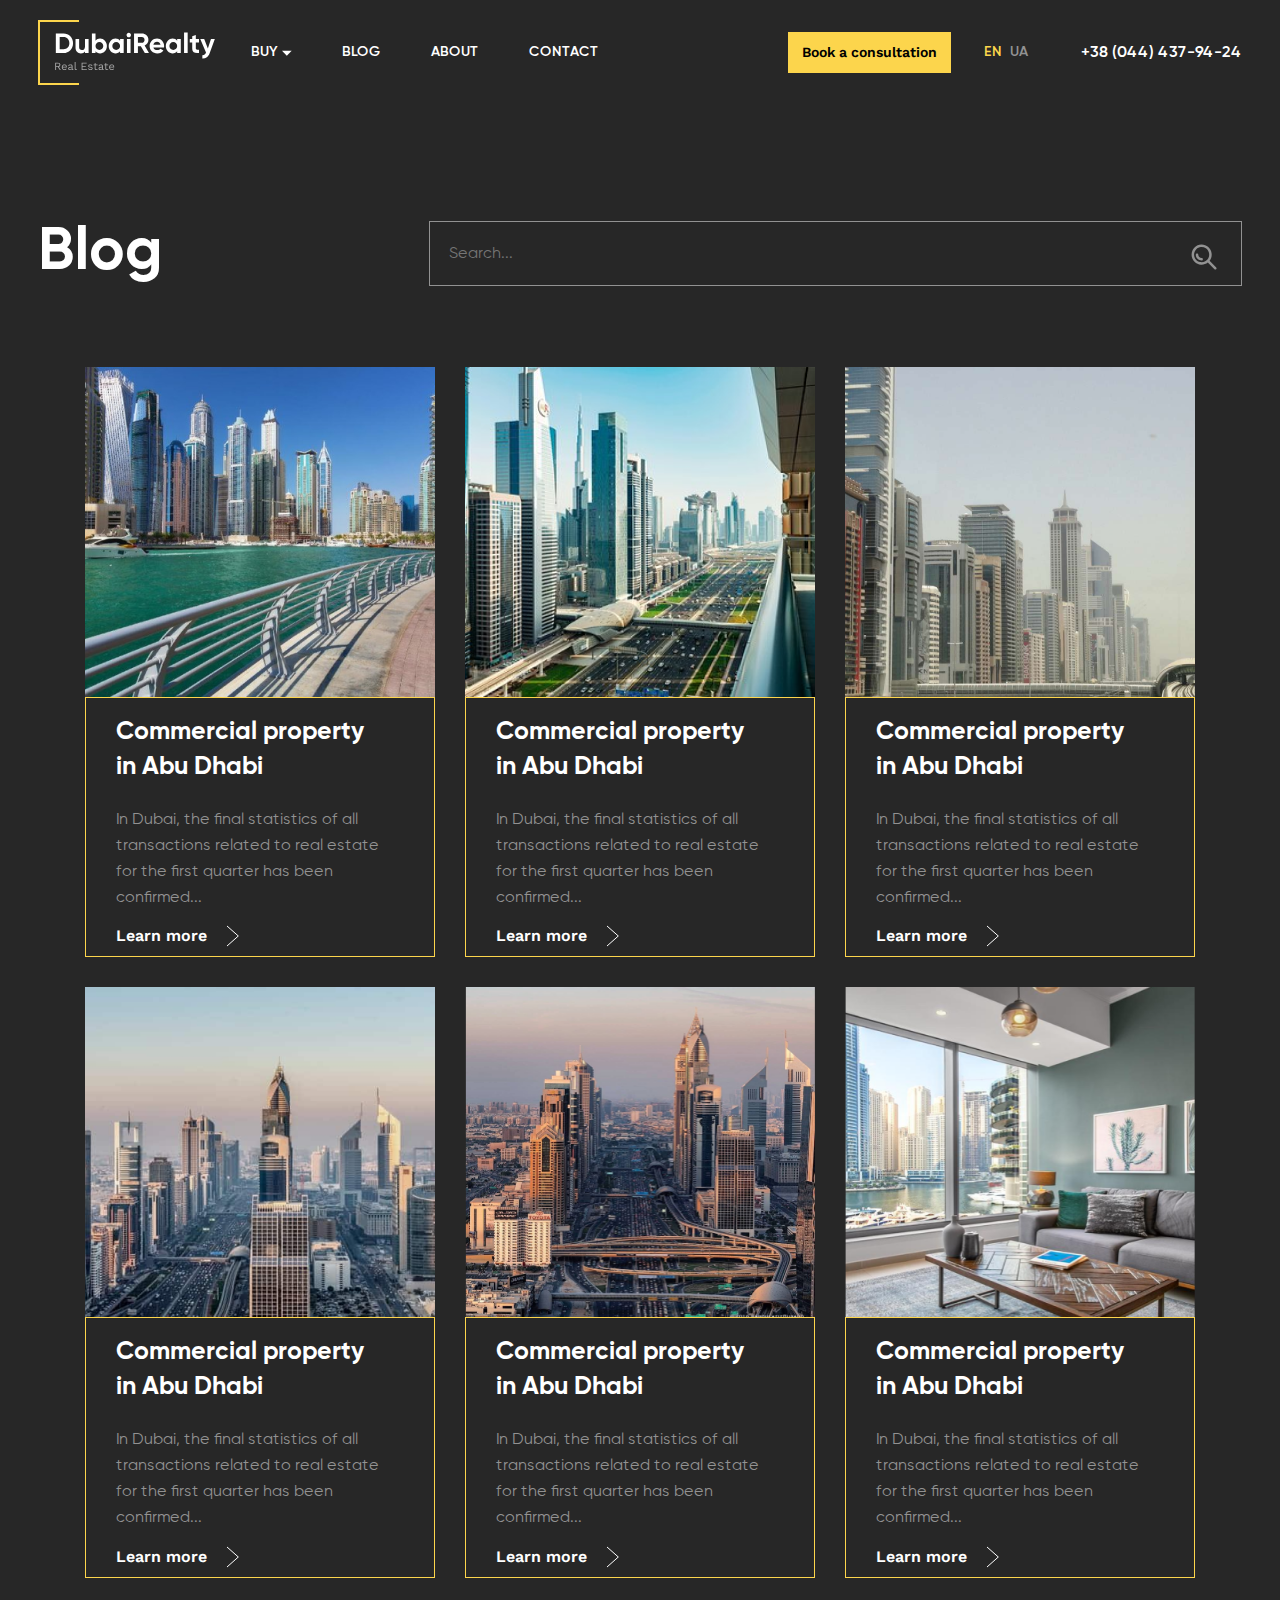
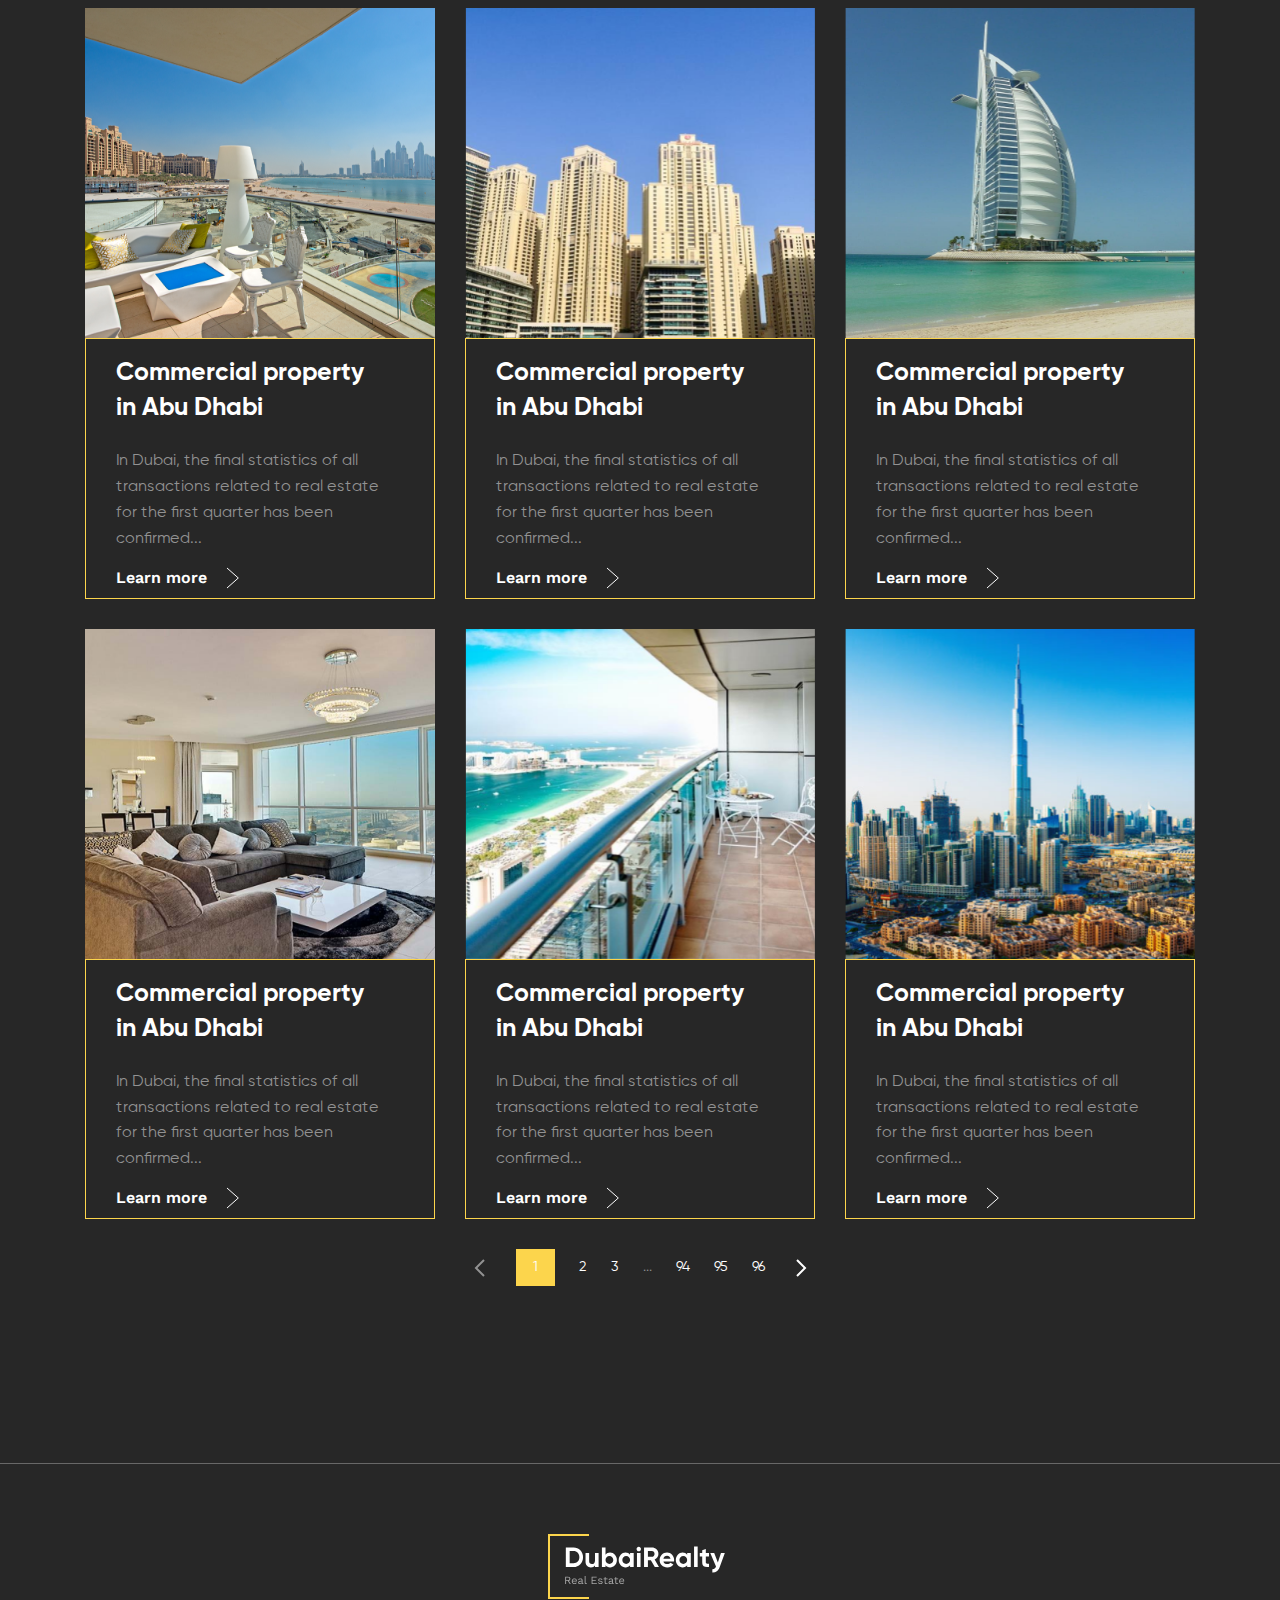
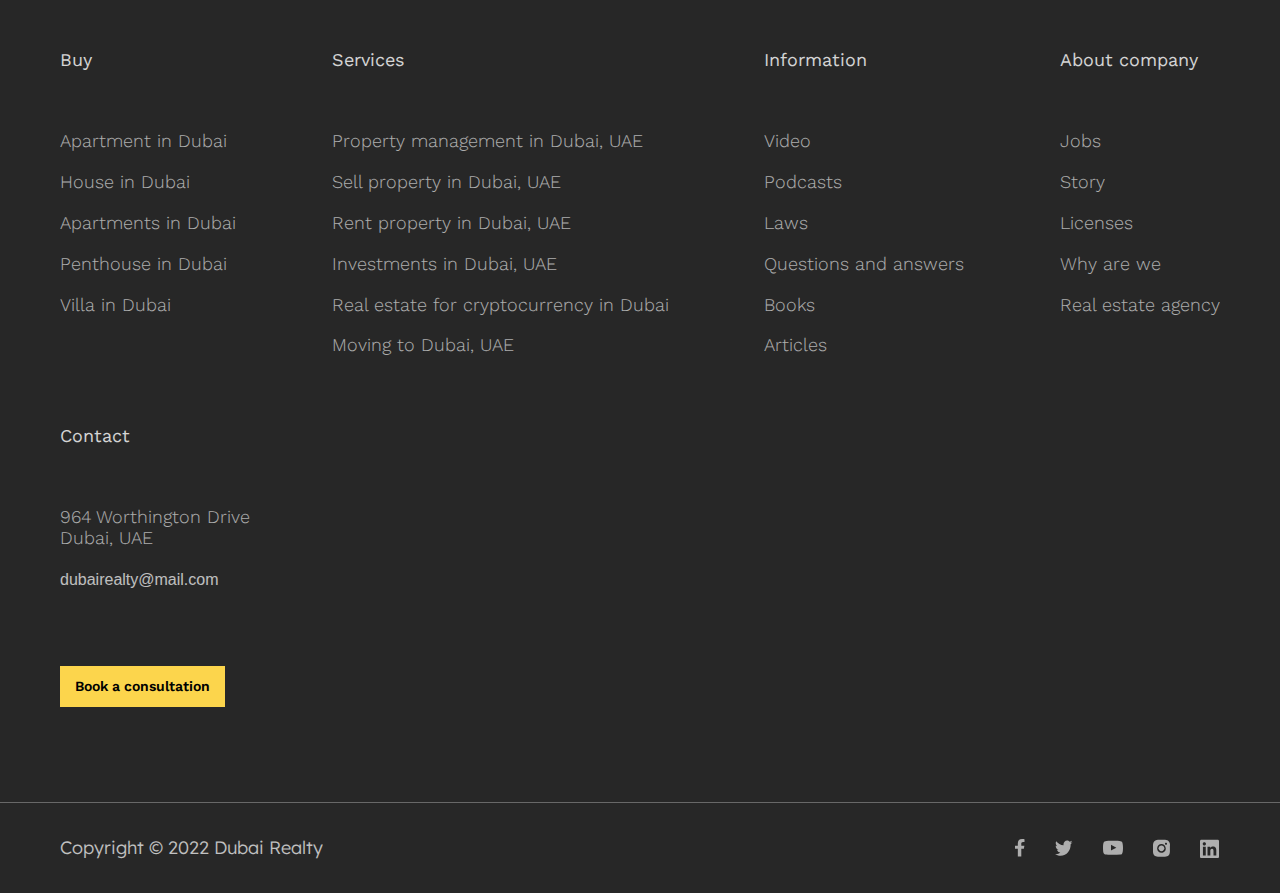
<file: blog.html>
<!DOCTYPE html>
<html lang="en">
  <head>
    <meta charset="UTF-8" />
    <meta http-equiv="X-UA-Compatible" content="IE=edge" />
    <meta name="viewport" content="width=device-width, initial-scale=1.0" />
    <link rel="stylesheet" href="blog.css" />
    <link rel="stylesheet" href="style.css" />
    <title>Home</title>
  </head>
  <body>
    <div class="wrapper">
      <header class="header">
        <div class="header__container">
          <a href="index.html"
            ><img
              src="img/logo.svg"
              class="header-logo"
              alt="Dubai Realty Logo"
          /></a>
          <div class="underheader__menu">
            <nav class="header-menu menu">
              <ul class="menu__list">
                <li class="menu__item">
                  <a href="category.html" class="menu__link"
                    >BUY
                    <img
                      src="img/HOME/header/arrow-down.svg"
                      alt="Arrow Down Icon"
                  /></a>
                  <ul class="dropdown-menu">
                    <li class="menu__item">
                      <a href="#" class="menu__link up">Category number one</a>
                    </li>
                    <li class="menu__item">
                      <a href="#" class="menu__link active"
                        >Apartments in Dubai</a
                      >
                    </li>
                    <li class="menu__item">
                      <a href="#" class="menu__link down"
                        >Category number twenty five</a
                      >
                    </li>
                  </ul>
                </li>
                <li class="menu__item">
                  <a href="blog.html" class="menu__link">BLOG</a>
                </li>
                <li class="menu__item">
                  <a href="#" class="menu__link">ABOUT</a>
                </li>
                <li class="menu__item">
                  <a href="contact.html" class="menu__link">CONTACT</a>
                </li>
              </ul>
            </nav>
            <a href="#" id="header-button" class="button-yellow"
              >Book a consultation</a
            >
          </div>
          <div class="header__contact-block">
            <div class="language-block">
              <a href="#" class="active">EN</a>
              <a href="#" class="not-active">UA</a>
            </div>
            <div class="phone-block">
              <a href="#">+38 (044) 437-94-24</a>
            </div>
          </div>

          <!-- Burger Menu  -->
          <div class="burger-menu">
            <a href="#" class="burger-menu__button"
              ><span class="burger-menu__lines"></span
            ></a>
            <nav class="burger-menu__nav">
              <ul class="burger-menu__list">
                <li class="burger-menu__item">
                  <a href="category.html" class="burger-menu__link"
                    >BUY
                    <img
                      src="img/HOME/header/768px/arrow-icon-up.svg"
                      alt="Arrow Down Icon"
                  /></a>
                  <ul class="burger-undermenu__nav">
                    <li class="burger-menu__item">
                      <a href="#" class="burger-menu__link up"
                        >Category number one</a
                      >
                    </li>
                    <li class="burger-menu__item">
                      <a href="#" class="burger-menu__link active"
                        >Apartments in Dubai</a
                      >
                    </li>
                    <li class="burger-menu__item">
                      <a href="#" class="burger-menu__link down"
                        >Category number twenty five</a
                      >
                    </li>
                  </ul>
                </li>
                <li class="burger-menu__item">
                  <a href="blog.html" class="burger-menu__link">BLOG</a>
                </li>
                <li class="burger-menu__item">
                  <a href="#" class="burger-menu__link">ABOUT</a>
                </li>
                <li class="burger-menu__item">
                  <a href="contact.html" class="burger-menu__link">CONTACT</a>
                </li>
              </ul>
              <div class="burger-menu__contact-block">
                <a href="#" class="button-yellow">Book a consultation</a>
                <div class="phone-block">
                  <a href="#">+38 (044) 437-94-24</a>
                </div>
                <div class="language-block">
                  <a href="#" class="active">EN</a>
                  <a href="#" class="not-active">UA</a>
                </div>
              </div>
            </nav>
            <div class="burger-menu__overlay"></div>
          </div>
          <!-- Burger Menu  -->

          <!-- Header Button Form -->
          <div id="header-form" class="header-form">
            <div class="form-form">
              <span class="header-form__lines close"></span>
            </div>
            <h3 class="h3">Leave your contacts</h3>
            <p class="p-black-text">we will contact you within three hours</p>
            <form class="header-form__form">
              <input type="text" placeholder="Name" />
              <input type="tel" placeholder="Phone" />
            </form>
            <a href="#" class="header-form__button">Send</a>
          </div>
          <!-- Header Button Form -->
        </div>
      </header>

      <main class="b-page">
        <section class="page__blog blog">
          <div class="blog__container">
            <div class="blog__breadcrumbs">
              <a href="index.html">
                <h6 class="h6">
                  Main
                  <img
                    src="img/SERVICES/bread-crumbs/arrow-right-grey.svg"
                    alt="Arrow Right Icon"
                  /></h6
              ></a>
              <a href="services.html">
                <h6 class="h6">
                  Services
                  <img
                    src="img/SERVICES/bread-crumbs/arrow-right-grey.svg"
                    alt="Arrow Right Icon"
                  /></h6
              ></a>
              <a href="#">
                <h6 class="h6">
                  Rent
                  <img
                    src="img/SERVICES/bread-crumbs/arrow-right-grey.svg"
                    alt="Arrow Right Icon"
                  /></h6
              ></a>
              <a href="#">
                <h6 class="h6 not-active">Furnished Apartments in Dubai</h6>
              </a>
            </div>

            <div class="blog__title">
              <h2 class="h2">Blog</h2>
              <div class="blog__input-block">
                <input type="text" placeholder="Search..." />
              </div>
            </div>

            <div class="blog__main-body">
              <div class="blog__items">
                <div class="blog__item">
                  <div class="blog__photo">
                    <img src="img/BLOG/01.png" alt="Blog Image" />
                  </div>

                  <div class="blog__body">
                    <p class="h5-other">
                      Commercial property <br />
                      in Abu Dhabi
                    </p>
                    <p class="blog__item_text">
                      In Dubai, the final statistics of all transactions related
                      to real estate for the first quarter has been confirmed...
                    </p>
                    <a href="#" class="blog__item-link"
                      >Learn more
                      <img
                        class="blog__item-yellow-arrow"
                        src="img/BLOG/arrow-right-grey.svg"
                        alt="Arrow Right Icon"
                    /></a>
                  </div>
                </div>
                <div class="blog__item">
                  <div class="blog__photo">
                    <img src="img/BLOG/02.png" alt="Blog Image" />
                  </div>

                  <div class="blog__body">
                    <p class="h5-other">
                      Commercial property <br />
                      in Abu Dhabi
                    </p>
                    <p class="blog__item_text">
                      In Dubai, the final statistics of all transactions related
                      to real estate for the first quarter has been confirmed...
                    </p>
                    <a href="#" class="blog__item-link"
                      >Learn more
                      <img
                        class="blog__item-yellow-arrow"
                        src="img/BLOG/arrow-right-grey.svg"
                        alt="Arrow Right Icon"
                    /></a>
                  </div>
                </div>
                <div class="blog__item">
                  <div class="blog__photo">
                    <img src="img/BLOG/03.png" alt="Blog Image" />
                  </div>

                  <div class="blog__body">
                    <p class="h5-other">
                      Commercial property <br />
                      in Abu Dhabi
                    </p>
                    <p class="blog__item_text">
                      In Dubai, the final statistics of all transactions related
                      to real estate for the first quarter has been confirmed...
                    </p>
                    <a href="#" class="blog__item-link"
                      >Learn more
                      <img
                        class="blog__item-yellow-arrow"
                        src="img/BLOG/arrow-right-grey.svg"
                        alt="Arrow Right Icon"
                    /></a>
                  </div>
                </div>
                <div class="blog__item">
                  <div class="blog__photo">
                    <img src="img/BLOG/04.png" alt="Blog Image" />
                  </div>

                  <div class="blog__body">
                    <p class="h5-other">
                      Commercial property <br />
                      in Abu Dhabi
                    </p>
                    <p class="blog__item_text">
                      In Dubai, the final statistics of all transactions related
                      to real estate for the first quarter has been confirmed...
                    </p>
                    <a href="#" class="blog__item-link"
                      >Learn more
                      <img
                        class="blog__item-yellow-arrow"
                        src="img/BLOG/arrow-right-grey.svg"
                        alt="Arrow Right Icon"
                    /></a>
                  </div>
                </div>
                <div class="blog__item">
                  <div class="blog__photo">
                    <img src="img/BLOG/05.png" alt="Blog Image" />
                  </div>

                  <div class="blog__body">
                    <p class="h5-other">
                      Commercial property <br />
                      in Abu Dhabi
                    </p>
                    <p class="blog__item_text">
                      In Dubai, the final statistics of all transactions related
                      to real estate for the first quarter has been confirmed...
                    </p>
                    <a href="#" class="blog__item-link"
                      >Learn more
                      <img
                        class="blog__item-yellow-arrow"
                        src="img/BLOG/arrow-right-grey.svg"
                        alt="Arrow Right Icon"
                    /></a>
                  </div>
                </div>
                <div class="blog__item">
                  <div class="blog__photo">
                    <img src="img/BLOG/06.png" alt="Blog Image" />
                  </div>

                  <div class="blog__body">
                    <p class="h5-other">
                      Commercial property <br />
                      in Abu Dhabi
                    </p>
                    <p class="blog__item_text">
                      In Dubai, the final statistics of all transactions related
                      to real estate for the first quarter has been confirmed...
                    </p>
                    <a href="#" class="blog__item-link"
                      >Learn more
                      <img
                        class="blog__item-yellow-arrow"
                        src="img/BLOG/arrow-right-grey.svg"
                        alt="Arrow Right Icon"
                    /></a>
                  </div>
                </div>
                <div class="blog__item">
                  <div class="blog__photo">
                    <img src="img/BLOG/07.png" alt="Blog Image" />
                  </div>

                  <div class="blog__body">
                    <p class="h5-other">
                      Commercial property <br />
                      in Abu Dhabi
                    </p>
                    <p class="blog__item_text">
                      In Dubai, the final statistics of all transactions related
                      to real estate for the first quarter has been confirmed...
                    </p>
                    <a href="#" class="blog__item-link"
                      >Learn more
                      <img
                        class="blog__item-yellow-arrow"
                        src="img/BLOG/arrow-right-grey.svg"
                        alt="Arrow Right Icon"
                    /></a>
                  </div>
                </div>
                <div class="blog__item">
                  <div class="blog__photo">
                    <img src="img/BLOG/08.png" alt="Blog Image" />
                  </div>

                  <div class="blog__body">
                    <p class="h5-other">
                      Commercial property <br />
                      in Abu Dhabi
                    </p>
                    <p class="blog__item_text">
                      In Dubai, the final statistics of all transactions related
                      to real estate for the first quarter has been confirmed...
                    </p>
                    <a href="#" class="blog__item-link"
                      >Learn more
                      <img
                        class="blog__item-yellow-arrow"
                        src="img/BLOG/arrow-right-grey.svg"
                        alt="Arrow Right Icon"
                    /></a>
                  </div>
                </div>
                <div class="blog__item">
                  <div class="blog__photo">
                    <img src="img/BLOG/09.png" alt="Blog Image" />
                  </div>

                  <div class="blog__body">
                    <p class="h5-other">
                      Commercial property <br />
                      in Abu Dhabi
                    </p>
                    <p class="blog__item_text">
                      In Dubai, the final statistics of all transactions related
                      to real estate for the first quarter has been confirmed...
                    </p>
                    <a href="#" class="blog__item-link"
                      >Learn more
                      <img
                        class="blog__item-yellow-arrow"
                        src="img/BLOG/arrow-right-grey.svg"
                        alt="Arrow Right Icon"
                    /></a>
                  </div>
                </div>
                <div class="blog__item">
                  <div class="blog__photo">
                    <img src="img/BLOG/10.png" alt="Blog Image" />
                  </div>

                  <div class="blog__body">
                    <p class="h5-other">
                      Commercial property <br />
                      in Abu Dhabi
                    </p>
                    <p class="blog__item_text">
                      In Dubai, the final statistics of all transactions related
                      to real estate for the first quarter has been confirmed...
                    </p>
                    <a href="#" class="blog__item-link"
                      >Learn more
                      <img
                        class="blog__item-yellow-arrow"
                        src="img/BLOG/arrow-right-grey.svg"
                        alt="Arrow Right Icon"
                    /></a>
                  </div>
                </div>
                <div class="blog__item">
                  <div class="blog__photo">
                    <img src="img/BLOG/11.png" alt="Blog Image" />
                  </div>

                  <div class="blog__body">
                    <p class="h5-other">
                      Commercial property <br />
                      in Abu Dhabi
                    </p>
                    <p class="blog__item_text">
                      In Dubai, the final statistics of all transactions related
                      to real estate for the first quarter has been confirmed...
                    </p>
                    <a href="#" class="blog__item-link"
                      >Learn more
                      <img
                        class="blog__item-yellow-arrow"
                        src="img/BLOG/arrow-right-grey.svg"
                        alt="Arrow Right Icon"
                    /></a>
                  </div>
                </div>
                <div class="blog__item">
                  <div class="blog__photo">
                    <img src="img/BLOG/12.png" alt="Blog Image" />
                  </div>

                  <div class="blog__body">
                    <p class="h5-other">
                      Commercial property <br />
                      in Abu Dhabi
                    </p>
                    <p class="blog__item_text">
                      In Dubai, the final statistics of all transactions related
                      to real estate for the first quarter has been confirmed...
                    </p>
                    <a href="#" class="blog__item-link"
                      >Learn more
                      <img
                        class="blog__item-yellow-arrow"
                        src="img/BLOG/arrow-right-grey.svg"
                        alt="Arrow Right Icon"
                    /></a>
                  </div>
                </div>
              </div>

              <div class="blog__pagination">
                <img src="img/BLOG/left.svg" alt="Arrow Left Icon" />
                <p class="blog__number blog__number-active">1</p>
                <p class="blog__number">2</p>
                <p class="blog__number">3</p>
                <p class="blog__number">...</p>
                <p class="blog__number">94</p>
                <p class="blog__number">95</p>
                <p class="blog__number">96</p>
                <img src="img/BLOG/right.svg" alt="Arrow Right Icon" />
              </div>
            </div>
          </div>
        </section>
      </main>

      <footer class="footer">
        <div class="footer__logo">
          <a href="index.html"
            ><img
              src="img/logo.svg"
              class="footer-logo"
              alt="Dubai Realty Logo"
          /></a>
        </div>
        <div class="footer__body">
          <div class="footer__items">
            <div class="footer__item">
              <ul class="footer__menu footer__menu-1">
                <li class="footer__link-main"><a href="category.html">Buy</a></li>
                <li class="footer__link">
                  <a href="#" class="footer-link-not-main"
                    >Apartment in Dubai</a
                  >
                </li>
                <li class="footer__link">
                  <a href="#" class="footer-link-not-main">House in Dubai</a>
                </li>
                <li class="footer__link">
                  <a href="#" class="footer-link-not-main"
                    >Apartments in Dubai</a
                  >
                </li>
                <li class="footer__link">
                  <a href="#" class="footer-link-not-main"
                    >Penthouse in Dubai</a
                  >
                </li>
                <li class="footer__link">
                  <a href="#" class="footer-link-not-main">Villa in Dubai</a>
                </li>
              </ul>
            </div>
            <div class="footer__item">
              <ul class="footer__menu footer__menu-1">
                <li class="footer__link-main">
                  <a href="services.html">Services</a>
                </li>
                <li class="footer__link">
                  <a href="#" class="footer-link-not-main"
                    >Property management in Dubai, UAE</a
                  >
                </li>
                <li class="footer__link">
                  <a href="#" class="footer-link-not-main"
                    >Sell ​​property in Dubai, UAE</a
                  >
                </li>
                <li class="footer__link">
                  <a href="#" class="footer-link-not-main"
                    >Rent property in Dubai, UAE</a
                  >
                </li>
                <li class="footer__link">
                  <a href="#" class="footer-link-not-main"
                    >Investments in Dubai, UAE</a
                  >
                </li>
                <li class="footer__link">
                  <a href="#" class="footer-link-not-main"
                    >Real estate for cryptocurrency in Dubai</a
                  >
                </li>
                <li class="footer__link">
                  <a href="#" class="footer-link-not-main"
                    >Moving to Dubai, UAE</a
                  >
                </li>
              </ul>
            </div>
            <div class="footer__item footer__item-3">
              <ul class="footer__menu footer__menu-1">
                <li class="footer__link-main"><a href="#">Information</a></li>
                <li class="footer__link">
                  <a href="#" class="footer-link-not-main">Video</a>
                </li>
                <li class="footer__link">
                  <a href="#" class="footer-link-not-main">Podcasts</a>
                </li>
                <li class="footer__link">
                  <a href="#" class="footer-link-not-main">Laws</a>
                </li>
                <li class="footer__link">
                  <a href="#" class="footer-link-not-main"
                    >Questions and answers</a
                  >
                </li>
                <li class="footer__link">
                  <a href="#" class="footer-link-not-main">Books</a>
                </li>
                <li class="footer__link">
                  <a href="#" class="footer-link-not-main">Articles</a>
                </li>
              </ul>
            </div>
            <div class="footer__item footer__item-4">
              <ul class="footer__menu footer__menu-1">
                <li class="footer__link-main"><a href="#">About company</a></li>
                <li class="footer__link">
                  <a href="#" class="footer-link-not-main">Jobs</a>
                </li>
                <li class="footer__link">
                  <a href="#" class="footer-link-not-main">Story</a>
                </li>
                <li class="footer__link">
                  <a href="#" class="footer-link-not-main">Licenses</a>
                </li>
                <li class="footer__link">
                  <a href="#" class="footer-link-not-main">Why are we</a>
                </li>
                <li class="footer__link">
                  <a href="#" class="footer-link-not-main"
                    >Real estate agency</a
                  >
                </li>
              </ul>
            </div>
            <div class="footer__item footer__item-5">
              <div class="footer__contact">
                <p class="footer__link-main link-contact">
                  <a href="#">Contact</a>
                </p>
                <p class="footer-link-not-main link-address">
                  964 Worthington Drive <br />
                  Dubai, UAE
                </p>
                <p class="footer-link-main">dubairealty@mail.com</p>
                <a href="#" class="footer__button button-yellow"
                  >Book a consultation</a
                >
              </div>
            </div>
          </div>
        </div>

        <!-- Footer Menu 768px -->
        <div class="footer__items-768px">
          <ul class="footer__items-768px-menu">
            <li class="footer__items-768px-menu__item">
              <a href="category.html" class="footer__link-main">
                Buy
                <img
                  src="img/HOME/footer/arrow-down-grey.svg"
                  alt="Arrow Down Icon"
                />
              </a>
            </li>
            <li class="footer__items-768px-menu__item">
              <a href="services.html" class="footer__link-main"
                >Services
                <img
                  src="img/HOME/footer/arrow-down-grey.svg"
                  alt="Arrow Down Icon"
              /></a>
            </li>
            <li class="footer__items-768px-menu__item">
              <a href="#" class="footer__link-main"
                >Information<img
                  src="img/HOME/footer/arrow-down-grey.svg"
                  alt="Arrow Down Icon"
              /></a>
            </li>
            <li class="footer__items-768px-menu__item">
              <a href="#" class="footer__link-main"
                >About company<img
                  src="img/HOME/footer/arrow-down-grey.svg"
                  alt="Arrow Down Icon"
              /></a>
            </li>
            <li
              class="footer__items-768px-menu__item footer__items-768px-menu__item-5"
            >
              <div class="footer__contact">
                <p class="footer__link-main link-contact">Contact</p>
                <p class="footer-link-not-main link-address">
                  964 Worthington Drive <br />
                  Dubai, UAE
                </p>
                <p class="footer-link-main link-mail">dubairealty@mail.com</p>
              </div>
              <div class="footer__items-768px-button">
                <a href="#" class="footer__button button-yellow"
                  >Book a consultation</a
                >
              </div>
            </li>
          </ul>
        </div>
        <!-- Footer Menu 768px -->
      </footer>

      <footer class="copy">
        <div class="copy__container">
          <p>Copyright © 2022 Dubai Realty</p>
          <div class="copy__socs">
            <a href="#"
              ><img src="img/HOME/header/facebook.svg" alt="Facebook icon"
            /></a>
            <a href="#"
              ><img src="img/HOME/header/twitter.svg" alt="Twitter icon"
            /></a>
            <a href="#"
              ><img src="img/HOME/header/youtube.svg" alt="Youttube icon"
            /></a>
            <a href="#"
              ><img src="img/HOME/header/instagram.svg" alt="Instagram icon"
            /></a>
            <a href="#"><img src="img/HOME/header/in.svg" alt="In icon" /></a>
          </div>
        </div>
      </footer>
    </div>
    <script src="https://code.jquery.com/jquery-3.3.1.min.js"></script>
    <script src="js/blog.js"></script>
  </body>
</html>
</file>
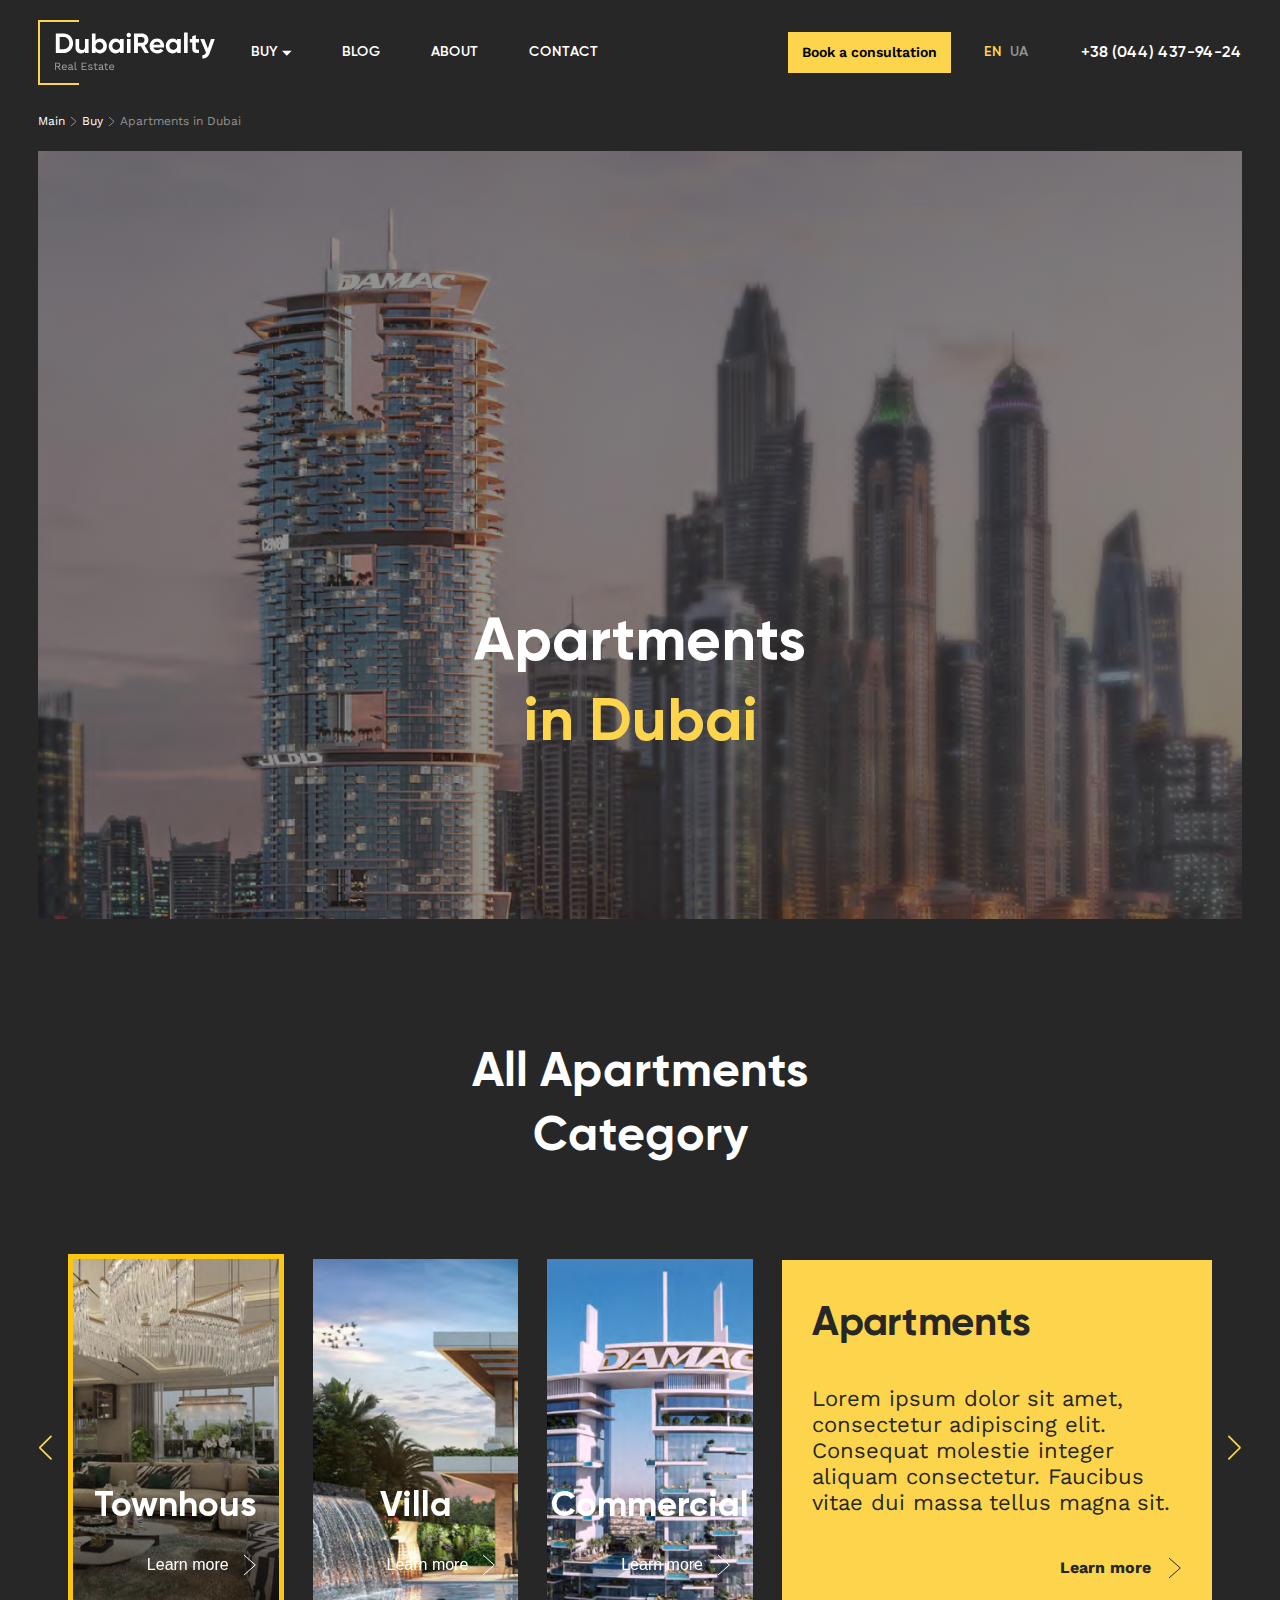
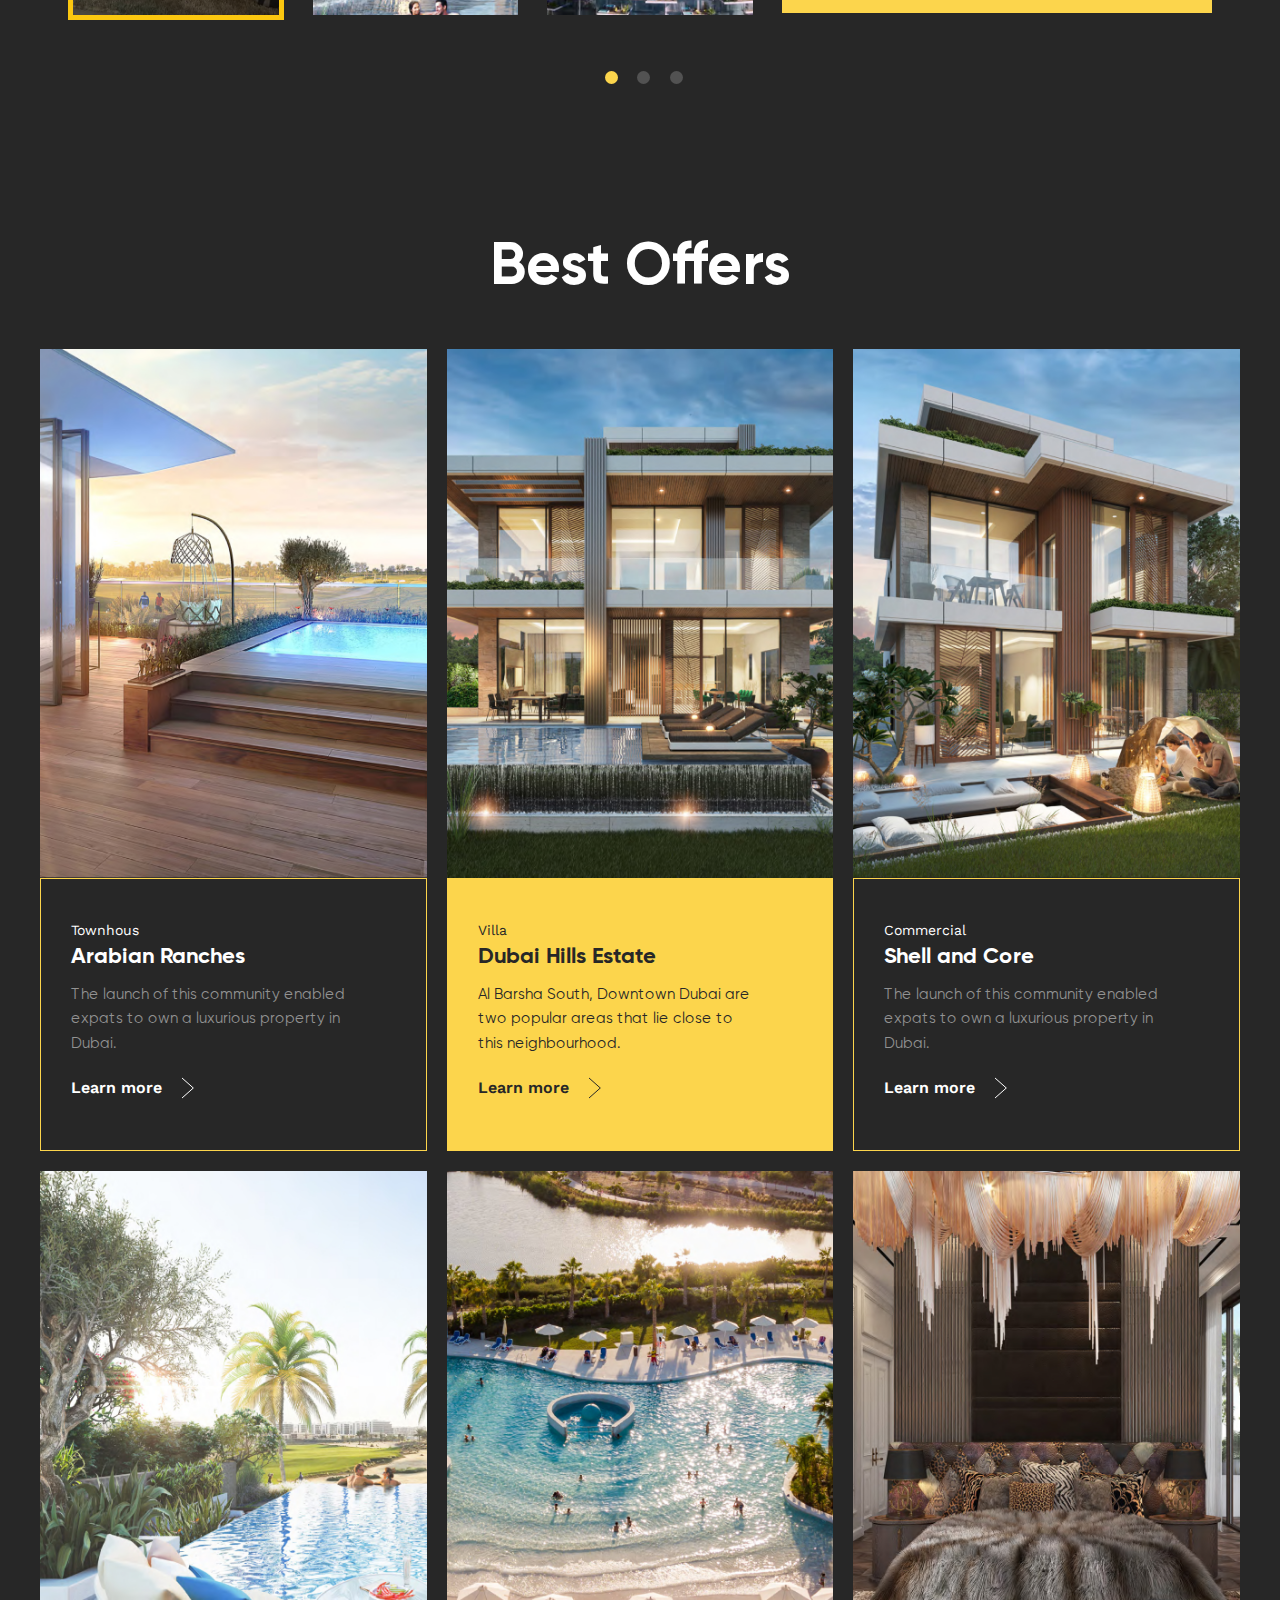
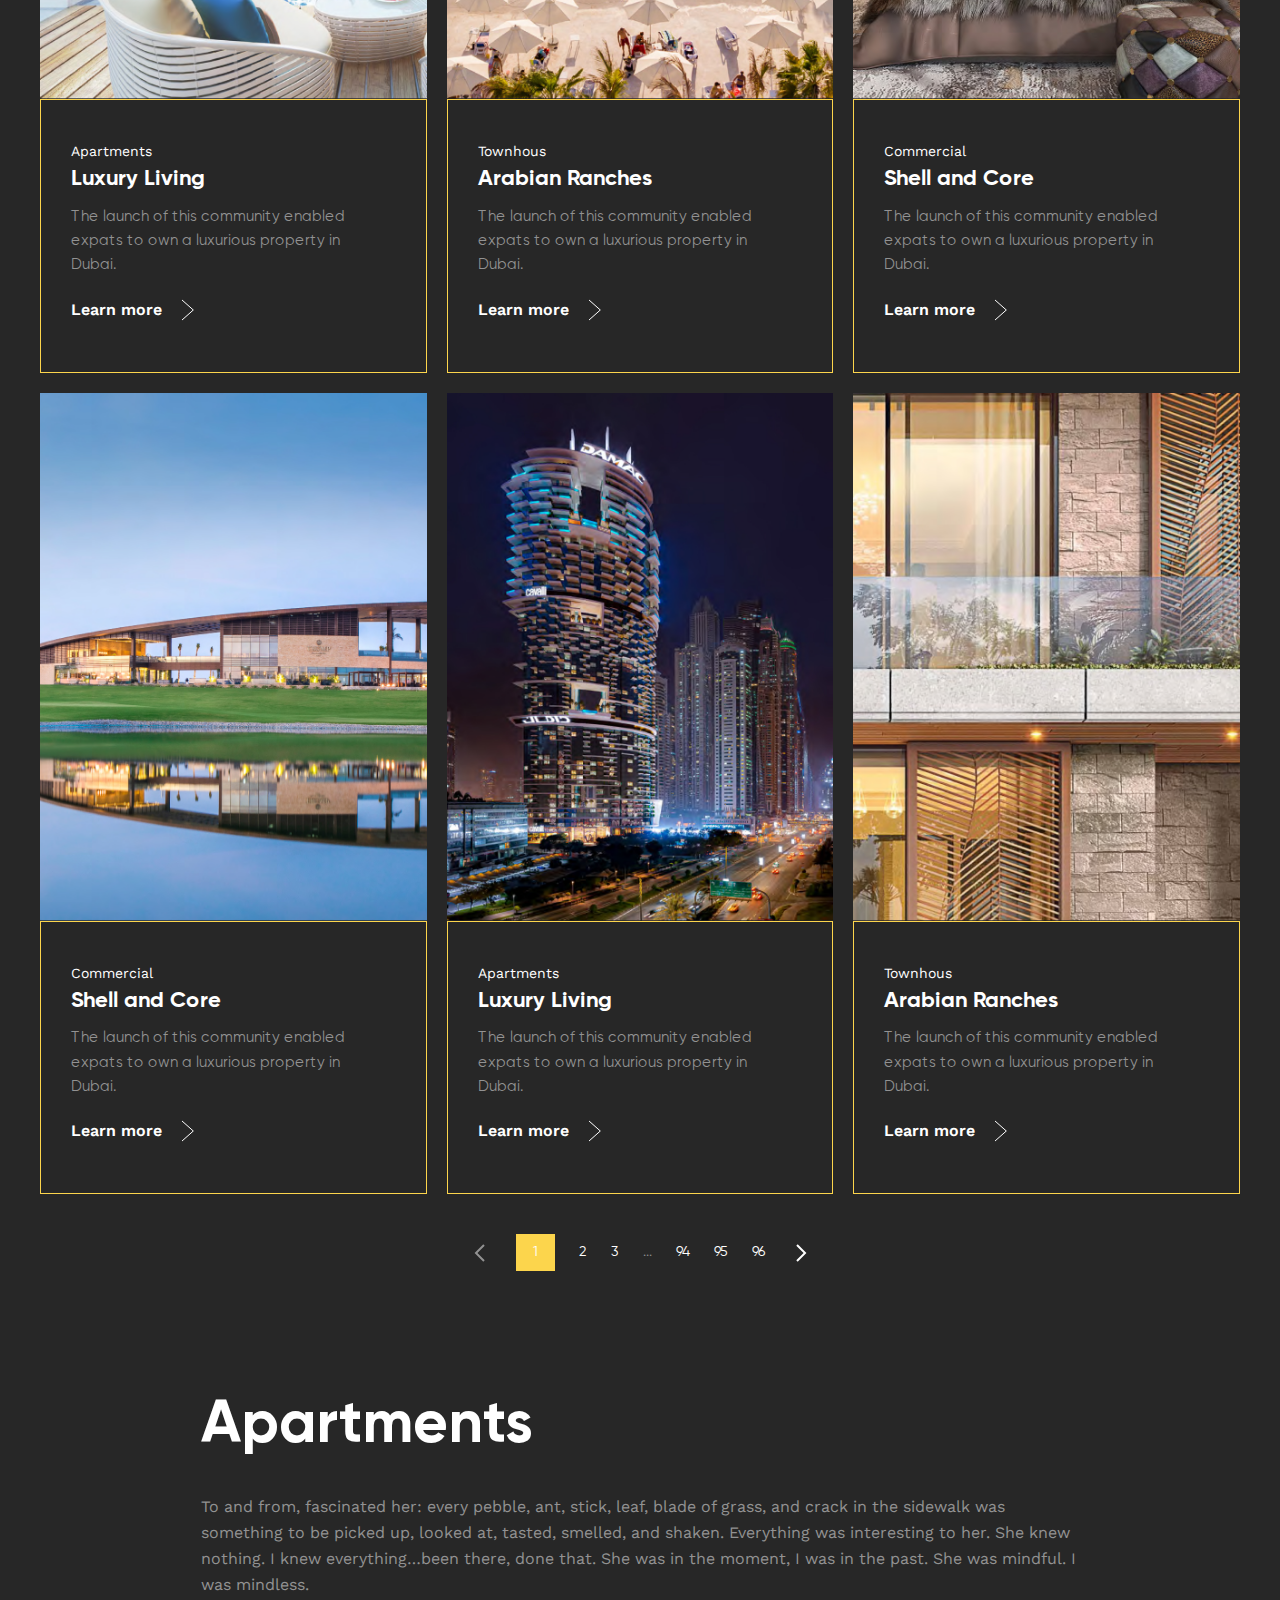
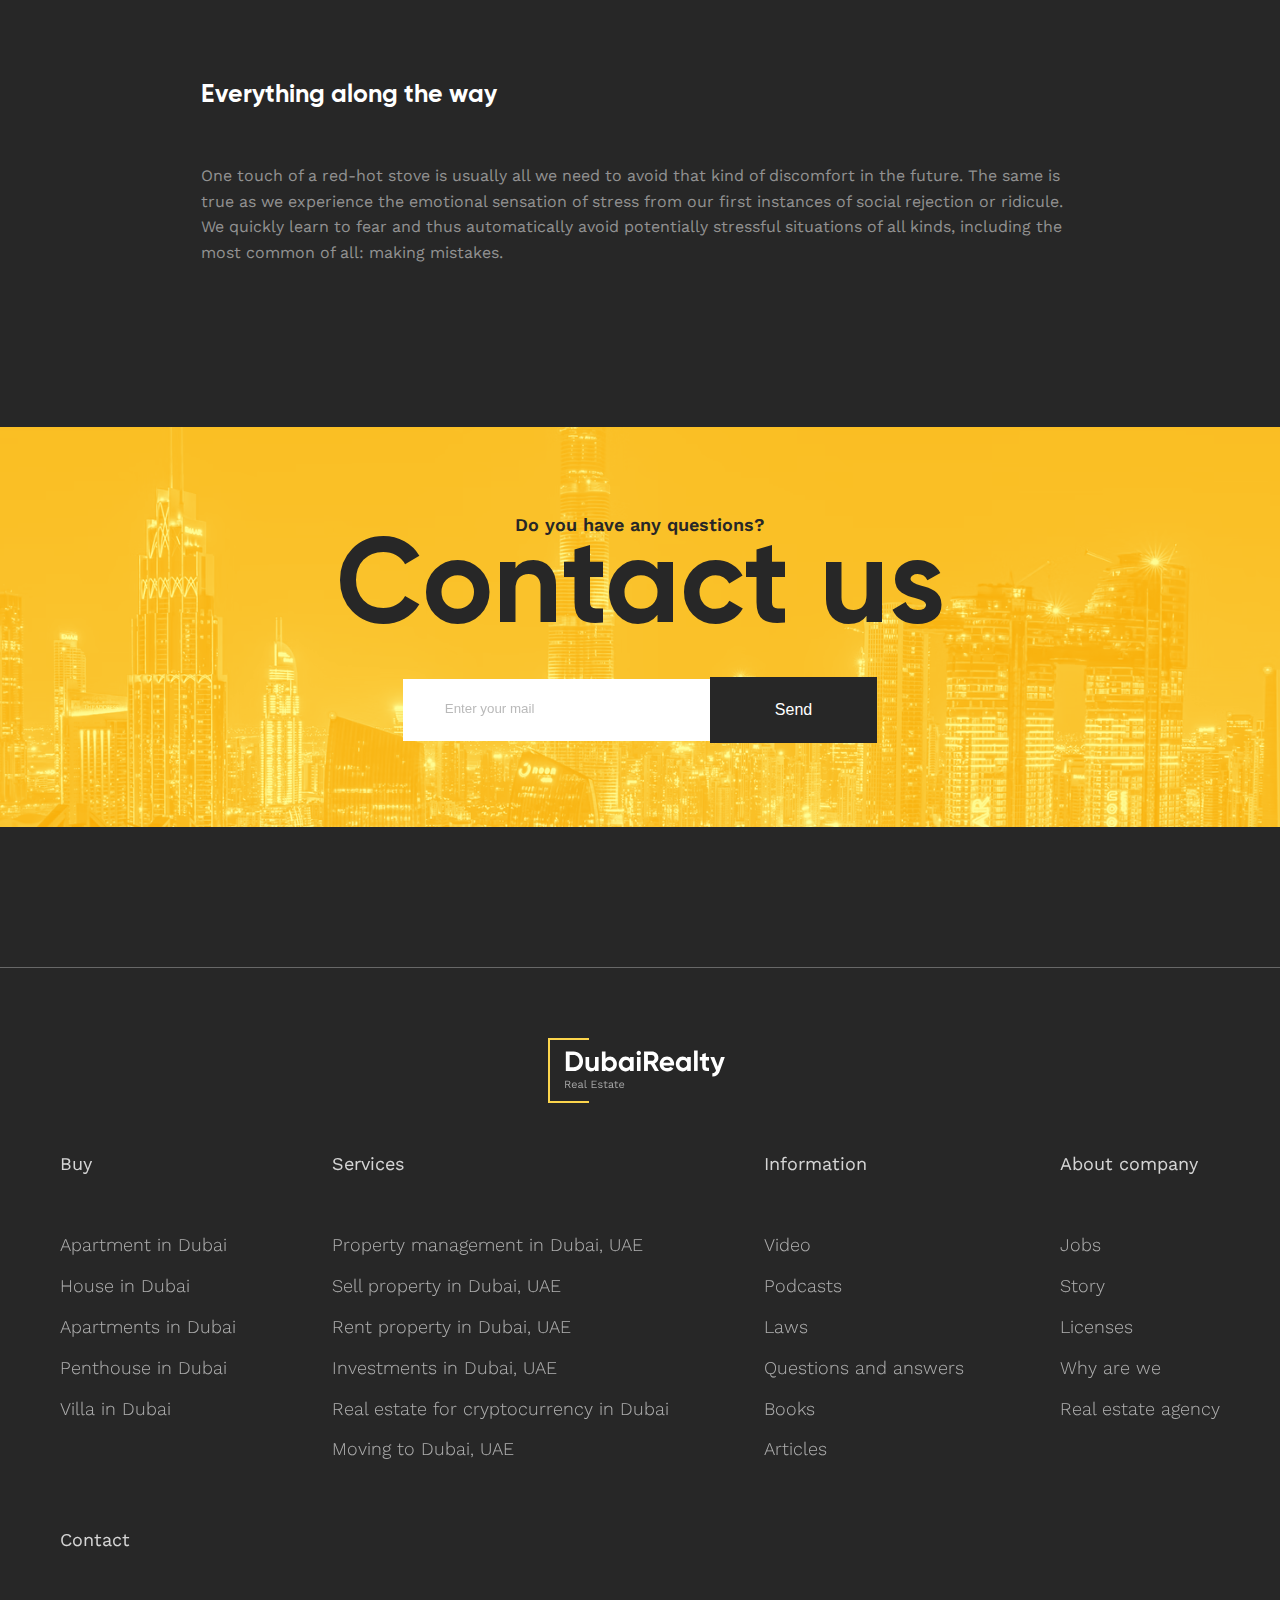
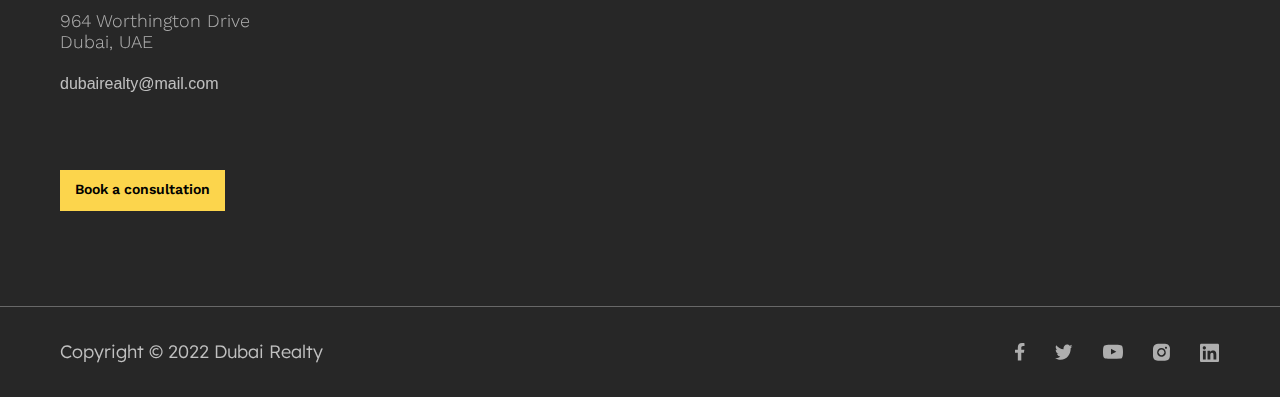
<file: category.html>
<!DOCTYPE html>
<html lang="en">
  <head>
    <meta charset="UTF-8" />
    <meta http-equiv="X-UA-Compatible" content="IE=edge" />
    <meta name="viewport" content="width=device-width, initial-scale=1.0" />
    <link
      rel="stylesheet"
      href="https://cdn.jsdelivr.net/npm/swiper@9/swiper-bundle.min.css"
    />
    <link rel="stylesheet" href="category.css" />
    <link rel="stylesheet" href="style.css" />
    <title>Home</title>
  </head>
  <body>
    <div class="wrapper">
      <header class="header">
        <div class="header__container">
          <a href="index.html"
            ><img
              src="img/logo.svg"
              class="header-logo"
              alt="Dubai Realty Logo"
          /></a>
          <div class="underheader__menu">
            <nav class="header-menu menu">
              <ul class="menu__list">
                <li class="menu__item">
                  <a href="category.html" class="menu__link"
                    >BUY
                    <img
                      src="img/HOME/header/arrow-down.svg"
                      alt="Arrow Down Icon"
                  /></a>
                  <ul class="dropdown-menu">
                    <li class="menu__item">
                      <a href="#" class="menu__link up">Category number one</a>
                    </li>
                    <li class="menu__item">
                      <a href="#" class="menu__link active"
                        >Apartments in Dubai</a
                      >
                    </li>
                    <li class="menu__item">
                      <a href="#" class="menu__link down"
                        >Category number twenty five</a
                      >
                    </li>
                  </ul>
                </li>
                <li class="menu__item">
                  <a href="blog.html" class="menu__link">BLOG</a>
                </li>
                <li class="menu__item">
                  <a href="#" class="menu__link">ABOUT</a>
                </li>
                <li class="menu__item">
                  <a href="contact.html" class="menu__link">CONTACT</a>
                </li>
              </ul>
            </nav>
            <a href="#" id="header-button" class="button-yellow"
              >Book a consultation</a
            >
          </div>
          <div class="header__contact-block">
            <div class="language-block">
              <a href="#" class="active">EN</a>
              <a href="#" class="not-active">UA</a>
            </div>
            <div class="phone-block">
              <a href="#">+38 (044) 437-94-24</a>
            </div>
          </div>

          <!-- Burger Menu  -->
          <div class="burger-menu">
            <a href="#" class="burger-menu__button"
              ><span class="burger-menu__lines"></span
            ></a>
            <nav class="burger-menu__nav">
              <ul class="burger-menu__list">
                <li class="burger-menu__item">
                  <a href="category.html" class="burger-menu__link"
                    >BUY
                    <img
                      src="img/HOME/header/768px/arrow-icon-up.svg"
                      alt="Arrow Down Icon"
                  /></a>
                  <ul class="burger-undermenu__nav">
                    <li class="burger-menu__item">
                      <a href="#" class="burger-menu__link up"
                        >Category number one</a
                      >
                    </li>
                    <li class="burger-menu__item">
                      <a href="#" class="burger-menu__link active"
                        >Apartments in Dubai</a
                      >
                    </li>
                    <li class="burger-menu__item">
                      <a href="#" class="burger-menu__link down"
                        >Category number twenty five</a
                      >
                    </li>
                  </ul>
                </li>
                <li class="burger-menu__item">
                  <a href="blog.html" class="burger-menu__link">BLOG</a>
                </li>
                <li class="burger-menu__item">
                  <a href="#" class="burger-menu__link">ABOUT</a>
                </li>
                <li class="burger-menu__item">
                  <a href="contact.html" class="burger-menu__link">CONTACT</a>
                </li>
              </ul>
              <div class="burger-menu__contact-block">
                <a href="#" class="button-yellow">Book a consultation</a>
                <div class="phone-block">
                  <a href="#">+38 (044) 437-94-24</a>
                </div>
                <div class="language-block">
                  <a href="#" class="active">EN</a>
                  <a href="#" class="not-active">UA</a>
                </div>
              </div>
            </nav>
            <div class="burger-menu__overlay"></div>
          </div>
          <!-- Burger Menu  -->

          <!-- Header Button Form -->
          <div id="header-form" class="header-form">
            <div class="form-form">
              <span class="header-form__lines close"></span>
            </div>
            <h3 class="h3">Leave your contacts</h3>
            <p class="p-black-text">we will contact you within three hours</p>
            <form class="header-form__form">
              <input type="text" placeholder="Name" />
              <input type="tel" placeholder="Phone" />
            </form>
            <a href="#" class="header-form__button">Send</a>
          </div>
          <!-- Header Button Form -->
        </div>
      </header>

      <main class="cat-page">
        <section class="page__apartments apartments">
          <div class="apartments__container">
            <div class="apartments__breadcrumbs">
              <a href="index.html">
                <h6 class="h6">
                  Main
                  <img
                    src="img/SERVICES/bread-crumbs/arrow-right-grey.svg"
                    alt="Arrow Right Icon"
                  /></h6
              ></a>
              <a href="services.html">
                <h6 class="h6">
                  Buy
                  <img
                    src="img/SERVICES/bread-crumbs/arrow-right-grey.svg"
                    alt="Arrow Right Icon"
                  /></h6
              ></a>
              <a href="#">
                <h6 class="h6 not-active">Apartments in Dubai</h6>
              </a>
            </div>
            <div class="main-photo-block">
              <h1 class="h1">
                Apartments<br />
                <span>in Dubai</span>
              </h1>
            </div>
          </div>
        </section>

        <section class="page__all_appartments all_appartments">
          <div class="all_appartments__container">
            <h2 class="h2">
              All Apartments <br />
              Category
            </h2>

            <!-- Slider main container -->
            <div class="swiper swiper-category">
              <!-- Additional required wrapper -->
              <div class="swiper-wrapper category-swiper-wrapper">
                <!-- Slides -->
                <div class="swiper-slide swiper-slide_1">
                  <div class="category__item category__item-gr">
                    <a
                      href="#"
                      class="category__item-link .category__item-link-gr"
                      ><img
                        class="category-picture"
                        src="img/CATEGORY/slider/01.png"
                        alt="Apartment Category Picture"
                      />
                    </a>
                    <a href="#" class="category__item-text"
                      ><h5 class="category__item-h5">Townhous</h5></a
                    >
                    <a href="#" class="category__item-text-link-photo"
                      ><p>
                        Learn more
                        <img
                          class="category-arrow-right"
                          src="img/CATEGORY/slider/arrow-right-white.svg"
                          alt="Arrow Right Icon"
                        />
                      </p>
                    </a>
                  </div>
                  <div class="category__item">
                    <a href="#" class="category__item-link"
                      ><img
                        class="category-picture"
                        src="img/CATEGORY/slider/02.png"
                        alt="Project Picture"
                      />
                    </a>

                    <a href="#" class="category__item-text"
                      ><h5 class="category__item-h5">Villa</h5></a
                    >
                    <a href="#" class="category__item-text-link-photo"
                      ><p>
                        Learn more
                        <img
                          class="category-arrow-right"
                          src="img/CATEGORY/slider/arrow-right-white.svg"
                          alt="Arrow Right Icon"
                        />
                      </p>
                    </a>
                  </div>
                  <div class="category__item">
                    <a href="#" class="category__item-link"
                      ><img
                        class="category-picture"
                        src="img/CATEGORY/slider/03.png"
                        alt="Project Picture"
                      />
                    </a>
                    <a href="#" class="category__item-text"
                      ><h5 class="category__item-h5">Commercial</h5></a
                    >
                    <a href="#" class="category__item-text-link-photo"
                      ><p>
                        Learn more
                        <img
                          class="category-arrow-right"
                          src="img/CATEGORY/slider/arrow-right-white.svg"
                          alt="Arrow Right Icon"
                        />
                      </p>
                    </a>
                  </div>
                  <div class="category__item category__item_2">
                    <h5 class="category__item_2-h5">Apartments</h5>
                    <p class="p-black-text category__item_2-text">
                      Lorem ipsum dolor sit amet, consectetur adipiscing elit.
                      Consequat molestie integer aliquam consectetur. Faucibus
                      vitae dui massa tellus magna sit.
                    </p>
                    <a href="#" class="category__item-text-link"
                      ><p>
                        Learn more
                        <img
                          class="category-arrow-right"
                          src="img/CATEGORY/slider/arrow-right-black.svg"
                          alt="Arrow Right Icon"
                        />
                      </p>
                    </a>
                  </div>
                </div>

                <div class="swiper-slide swiper-slide_2">
                  <div class="category__item category__item-gr">
                    <a href="#" class="category__item-link"
                      ><img
                        class="category-picture"
                        src="img/CATEGORY/slider/02.png"
                        alt="Project Picture"
                      />
                    </a>
                    <a href="#" class="category__item-text"
                      ><h5 class="category__item-h5">Villa</h5></a
                    >
                    <a href="#" class="category__item-text-link-photo"
                      ><p>
                        Learn more
                        <img
                          class="category-arrow-right"
                          src="img/CATEGORY/slider/arrow-right-white.svg"
                          alt="Arrow Right Icon"
                        />
                      </p>
                    </a>
                  </div>
                  <div class="category__item">
                    <a href="#" class="category__item-link"
                      ><img
                        class="category-picture"
                        src="img/CATEGORY/slider/03.png"
                        alt="Project Picture"
                      />
                    </a>
                    <a href="#" class="category__item-text"
                      ><h5 class="category__item-h5">Commercial</h5></a
                    >
                    <a href="#" class="category__item-text-link-photo"
                      ><p>
                        Learn more
                        <img
                          class="category-arrow-right"
                          src="img/CATEGORY/slider/arrow-right-white.svg"
                          alt="Arrow Right Icon"
                        />
                      </p>
                    </a>
                  </div>
                  <div class="category__item">
                    <a href="#" class="category__item-link"
                      ><img
                        class="category-picture"
                        src="img/CATEGORY/slider/01.png"
                        alt="Apartment Category Picture"
                      />
                    </a>
                    <a href="#" class="category__item-text"
                      ><h5 class="category__item-h5">Townhous</h5></a
                    >
                    <a href="#" class="category__item-text-link-photo"
                      ><p>
                        Learn more
                        <img
                          class="category-arrow-right"
                          src="img/CATEGORY/slider/arrow-right-white.svg"
                          alt="Arrow Right Icon"
                        />
                      </p>
                    </a>
                  </div>
                  <div class="category__item category__item_2">
                    <h5 class="category__item_2-h5">Apartments</h5>
                    <p class="p-black-text category__item_2-text">
                      Lorem ipsum dolor sit amet, consectetur adipiscing elit.
                      Consequat molestie integer aliquam consectetur. Faucibus
                      vitae dui massa tellus magna sit.
                    </p>
                    <a href="#" class="category__item-text-link"
                      ><p>
                        Learn more
                        <img
                          class="category-arrow-right"
                          src="img/CATEGORY/slider/arrow-right-black.svg"
                          alt="Arrow Right Icon"
                        />
                      </p>
                    </a>
                  </div>
                </div>

                <div class="swiper-slide swiper-slide_3">
                  <div class="category__item category__item-gr">
                    <a href="#" class="category__item-link"
                      ><img
                        class="category-picture"
                        src="img/CATEGORY/slider/02.png"
                        alt="Project Picture"
                      />
                    </a>
                    <a href="#" class="category__item-text"
                      ><h5 class="category__item-h5">Villa</h5></a
                    >
                    <a href="#" class="category__item-text-link-photo"
                      ><p>
                        Learn more
                        <img
                          class="category-arrow-right"
                          src="img/CATEGORY/slider/arrow-right-white.svg"
                          alt="Arrow Right Icon"
                        />
                      </p>
                    </a>
                  </div>
                  <div class="category__item category__item_2">
                    <h5 class="category__item_2-h5">Apartments</h5>
                    <p class="p-black-text category__item_2-text">
                      Lorem ipsum dolor sit amet, consectetur adipiscing elit.
                      Consequat molestie integer aliquam consectetur. Faucibus
                      vitae dui massa tellus magna sit.
                    </p>
                    <a href="#" class="category__item-text-link"
                      ><p>
                        Learn more
                        <img
                          class="category-arrow-right"
                          src="img/CATEGORY/slider/arrow-right-black.svg"
                          alt="Arrow Right Icon"
                        />
                      </p>
                    </a>
                  </div>
                  <div class="category__item">
                    <a href="#" class="category__item-link"
                      ><img
                        class="category-picture"
                        src="img/CATEGORY/slider/03.png"
                        alt="Project Picture"
                      />
                    </a>
                    <a href="#" class="category__item-text"
                      ><h5 class="category__item-h5">Commercial</h5></a
                    >
                    <a href="#" class="category__item-text-link-photo"
                      ><p>
                        Learn more
                        <img
                          class="category-arrow-right"
                          src="img/CATEGORY/slider/arrow-right-white.svg"
                          alt="Arrow Right Icon"
                        />
                      </p>
                    </a>
                  </div>
                  <div class="category__item">
                    <a href="#" class="category__item-link"
                      ><img
                        class="category-picture"
                        src="img/CATEGORY/slider/01.png"
                        alt="Apartment Category Picture"
                      />
                    </a>
                    <a href="#" class="category__item-text"
                      ><h5 class="category__item-h5">Townhous</h5></a
                    >
                    <a href="#" class="category__item-text-link-photo"
                      ><p>
                        Learn more
                        <img
                          class="category-arrow-right"
                          src="img/CATEGORY/slider/arrow-right-white.svg"
                          alt="Arrow Right Icon"
                        />
                      </p>
                    </a>
                  </div>
                </div>
              </div>
              <!-- If we need pagination -->
              <div class="swiper-pagination swiper-pagination-category"></div>
              <!-- If we need navigation buttons -->
              <div class="swiper-button-prev swiper-button-prev-category"></div>
              <div class="swiper-button-next swiper-button-next-category"></div>
              <!-- Slider main container -->
            </div>
          </div>
        </section>

        <section class="offer__page offer">
          <div class="offer__container">
            <h2 class="h2">Best Offers</h2>
          </div>

          <div class="offer__main-body">
            <div class="offer__items">
              <div class="offer__item">
                <div class="offer__photo">
                  <img src="img/CATEGORY/offer/01.png" alt="Offer Image" />
                </div>

                <div class="offer__body">
                  <p class="offer__type">Townhous</p>
                  <p class="h5-other">Arabian Ranches</p>
                  <p class="offer__item_text">
                    The launch of this community enabled expats to own a
                    luxurious property in Dubai.
                  </p>
                  <a href="#" class="offer__item-link"
                    >Learn more
                    <img
                      class="offer__item-white-arrow"
                      src="img/CATEGORY/offer/arrow-right-white.svg"
                      alt="Arrow Right Icon"
                  /></a>
                </div>
              </div>
              <div class="offer__item">
                <div class="offer__photo">
                  <img src="img/CATEGORY/offer/02.png" alt="Offer Image" />
                </div>

                <div class="offer__body offer-body-active">
                  <p class="offer__type">Villa</p>
                  <p class="h5-other">Dubai Hills Estate</p>
                  <p class="offer__item_text">
                    Al Barsha South, Downtown Dubai are two popular areas that
                    lie close to this neighbourhood.
                  </p>
                  <a href="#" class="offer__item-link"
                    >Learn more
                    <img
                      class="offer__item-white-arrow"
                      src="img/CATEGORY/offer/arrow-right-black.svg"
                      alt="Arrow Right Icon"
                  /></a>
                </div>
              </div>
              <div class="offer__item">
                <div class="offer__photo">
                  <img src="img/CATEGORY/offer/03.png" alt="Offer Image" />
                </div>

                <div class="offer__body">
                  <p class="offer__type">Commercial</p>
                  <p class="h5-other">Shell and Core</p>
                  <p class="offer__item_text">
                    The launch of this community enabled expats to own a
                    luxurious property in Dubai.
                  </p>
                  <a href="#" class="offer__item-link"
                    >Learn more
                    <img
                      class="offer__item-yellow-arrow"
                      src="img/CATEGORY/offer/arrow-right-white.svg"
                      alt="Arrow Right Icon"
                  /></a>
                </div>
              </div>
              <div class="offer__item">
                <div class="offer__photo">
                  <img src="img/CATEGORY/offer/04.png" alt="Offer Image" />
                </div>

                <div class="offer__body">
                  <p class="offer__type">Apartments</p>
                  <p class="h5-other">Luxury Living</p>
                  <p class="offer__item_text">
                    The launch of this community enabled expats to own a
                    luxurious property in Dubai.
                  </p>
                  <a href="#" class="offer__item-link"
                    >Learn more
                    <img
                      class="offer__item-yellow-arrow"
                      src="img/CATEGORY/offer/arrow-right-white.svg"
                      alt="Arrow Right Icon"
                  /></a>
                </div>
              </div>
              <div class="offer__item">
                <div class="offer__photo">
                  <img src="img/CATEGORY/offer/05.png" alt="Offer Image" />
                </div>

                <div class="offer__body">
                  <p class="offer__type">Townhous</p>
                  <p class="h5-other">Arabian Ranches</p>
                  <p class="offer__item_text">
                    The launch of this community enabled expats to own a
                    luxurious property in Dubai.
                  </p>
                  <a href="#" class="offer__item-link"
                    >Learn more
                    <img
                      class="offer__item-yellow-arrow"
                      src="img/BLOG/arrow-right-grey.svg"
                      alt="Arrow Right Icon"
                  /></a>
                </div>
              </div>

              <div class="offer__item">
                <div class="offer__photo">
                  <img src="img/CATEGORY/offer/06.png" alt="Offer Image" />
                </div>

                <div class="offer__body">
                  <p class="offer__type">Commercial</p>
                  <p class="h5-other">Shell and Core</p>
                  <p class="offer__item_text">
                    The launch of this community enabled expats to own a
                    luxurious property in Dubai.
                  </p>
                  <a href="#" class="offer__item-link"
                    >Learn more
                    <img
                      class="offer__item-yellow-arrow"
                      src="img/BLOG/arrow-right-grey.svg"
                      alt="Arrow Right Icon"
                  /></a>
                </div>
              </div>
              <div class="offer__item">
                <div class="offer__photo">
                  <img src="img/CATEGORY/offer/07.png" alt="Offer Image" />
                </div>

                <div class="offer__body">
                  <p class="offer__type">Commercial</p>
                  <p class="h5-other">Shell and Core</p>
                  <p class="offer__item_text">
                    The launch of this community enabled expats to own a
                    luxurious property in Dubai.
                  </p>

                  <a href="#" class="offer__item-link"
                    >Learn more
                    <img
                      class="offer__item-yellow-arrow"
                      src="img/BLOG/arrow-right-grey.svg"
                      alt="Arrow Right Icon"
                  /></a>
                </div>
              </div>
              <div class="offer__item">
                <div class="offer__photo">
                  <img src="img/CATEGORY/offer/08.png" alt="Offer Image" />
                </div>

                <div class="offer__body">
                  <p class="offer__type">Apartments</p>
                  <p class="h5-other">Luxury Living</p>
                  <p class="offer__item_text">
                    The launch of this community enabled expats to own a
                    luxurious property in Dubai.
                  </p>
                  <a href="#" class="offer__item-link"
                    >Learn more
                    <img
                      class="offer__item-yellow-arrow"
                      src="img/BLOG/arrow-right-grey.svg"
                      alt="Arrow Right Icon"
                  /></a>
                </div>
              </div>
              <div class="offer__item">
                <div class="offer__photo">
                  <img src="img/CATEGORY/offer/09.png" alt="Offer Image" />
                </div>

                <div class="offer__body">
                  <p class="offer__type">Townhous</p>
                  <p class="h5-other">Arabian Ranches</p>
                  <p class="offer__item_text">
                    The launch of this community enabled expats to own a
                    luxurious property in Dubai.
                  </p>
                  <a href="#" class="offer__item-link"
                    >Learn more
                    <img
                      class="offer__item-yellow-arrow"
                      src="img/BLOG/arrow-right-grey.svg"
                      alt="Arrow Right Icon"
                  /></a>
                </div>
              </div>
              <div class="offer__item">
                <div class="offer__photo">
                  <img src="img/CATEGORY/offer/10.png" alt="Offer Image" />
                </div>

                <div class="offer__body">
                  <p class="offer__type">Commercial</p>
                  <p class="h5-other">Shell and Core</p>
                  <p class="offer__item_text">
                    The launch of this community enabled expats to own a
                    luxurious property in Dubai.
                  </p>
                  <a href="#" class="offer__item-link"
                    >Learn more
                    <img
                      class="offer__item-yellow-arrow"
                      src="img/BLOG/arrow-right-grey.svg"
                      alt="Arrow Right Icon"
                  /></a>
                </div>
              </div>
              <div class="offer__item">
                <div class="offer__photo">
                  <img src="img/CATEGORY/offer/11.png" alt="Offer Image" />
                </div>

                <div class="offer__body">
                  <p class="offer__type">Commercial</p>
                  <p class="h5-other">Shell and Core</p>
                  <p class="offer__item_text">
                    The launch of this community enabled expats to own a
                    luxurious property in Dubai.
                  </p>
                  <a href="#" class="offer__item-link"
                    >Learn more
                    <img
                      class="offer__item-yellow-arrow"
                      src="img/BLOG/arrow-right-grey.svg"
                      alt="Arrow Right Icon"
                  /></a>
                </div>
              </div>
              <div class="offer__item">
                <div class="offer__photo">
                  <img src="img/CATEGORY/offer/12.png" alt="Offer Image" />
                </div>

                <div class="offer__body">
                  <p class="offer__type">Apartments</p>
                  <p class="h5-other">Luxury Living</p>
                  <p class="offer__item_text">
                    The launch of this community enabled expats to own a
                    luxurious property in Dubai.
                  </p>
                  <a href="#" class="offer__item-link"
                    >Learn more
                    <img
                      class="offer__item-yellow-arrow"
                      src="img/BLOG/arrow-right-grey.svg"
                      alt="Arrow Right Icon"
                  /></a>
                </div>
              </div>
            </div>

            <div class="offer__pagination">
              <img src="img/BLOG/left.svg" alt="Arrow Left Icon" />
              <p class="offer__number offer__number-active">1</p>
              <p class="offer__number">2</p>
              <p class="offer__number">3</p>
              <p class="offer__number">...</p>
              <p class="offer__number">94</p>
              <p class="offer__number">95</p>
              <p class="offer__number">96</p>
              <img src="img/BLOG/right.svg" alt="Arrow Right Icon" />
            </div>
          </div>
        </section>

        <section class="page__under-gallery under-gallery">
          <div class="under-gallery__container">
        <div class="under-gallery__body">
              <h2 class="h2">Apartments</h2>
              <p class="under-gallery-text">
                To and from, fascinated her: every pebble, ant, stick, leaf, blade
                of grass, and crack in the sidewalk was something to be picked up,
                looked at, tasted, smelled, and shaken. Everything was interesting
                to her. She knew nothing. I knew everything…been there, done that.
                She was in the moment, I was in the past. She was mindful. I was
                mindless.
              </p>
              <h5 class="h5-other">Everything along the way</h5>
              <p class="under-gallery-text">
                One touch of a red-hot stove is usually all we need to avoid that
                kind of discomfort in the future. The same is true as we
                experience the emotional sensation of stress from our first
                instances of social rejection or ridicule. We quickly learn to
                fear and thus automatically avoid potentially stressful situations
                of all kinds, including the most common of all: making mistakes.
              </p>
        </div>
          </div>
        </section>

        <section class="page__contact contact">
          <div class="contact__container">
            <div class="contact__body">
              <h6 class="h6">Do you have any questions?</h6>
              <h4 class="h4">Contact us</h4>
              <form class="contact__form">
                <input type="text" placeholder="Enter your mail" />
                <a href="#" class="contact__button">Send</a>
              </form>
            </div>
          </div>
        </section>
      </main>

      <footer class="footer">
        <div class="footer__logo">
          <a href="index.html"
            ><img
              src="img/logo.svg"
              class="footer-logo"
              alt="Dubai Realty Logo"
          /></a>
        </div>
        <div class="footer__body">
          <div class="footer__items">
            <div class="footer__item">
              <ul class="footer__menu footer__menu-1">
                <li class="footer__link-main">
                  <a href="category.html">Buy</a>
                </li>
                <li class="footer__link">
                  <a href="#" class="footer-link-not-main"
                    >Apartment in Dubai</a
                  >
                </li>
                <li class="footer__link">
                  <a href="#" class="footer-link-not-main">House in Dubai</a>
                </li>
                <li class="footer__link">
                  <a href="#" class="footer-link-not-main"
                    >Apartments in Dubai</a
                  >
                </li>
                <li class="footer__link">
                  <a href="#" class="footer-link-not-main"
                    >Penthouse in Dubai</a
                  >
                </li>
                <li class="footer__link">
                  <a href="#" class="footer-link-not-main">Villa in Dubai</a>
                </li>
              </ul>
            </div>
            <div class="footer__item">
              <ul class="footer__menu footer__menu-1">
                <li class="footer__link-main">
                  <a href="services.html">Services</a>
                </li>
                <li class="footer__link">
                  <a href="#" class="footer-link-not-main"
                    >Property management in Dubai, UAE</a
                  >
                </li>
                <li class="footer__link">
                  <a href="#" class="footer-link-not-main"
                    >Sell ​​property in Dubai, UAE</a
                  >
                </li>
                <li class="footer__link">
                  <a href="#" class="footer-link-not-main"
                    >Rent property in Dubai, UAE</a
                  >
                </li>
                <li class="footer__link">
                  <a href="#" class="footer-link-not-main"
                    >Investments in Dubai, UAE</a
                  >
                </li>
                <li class="footer__link">
                  <a href="#" class="footer-link-not-main"
                    >Real estate for cryptocurrency in Dubai</a
                  >
                </li>
                <li class="footer__link">
                  <a href="#" class="footer-link-not-main"
                    >Moving to Dubai, UAE</a
                  >
                </li>
              </ul>
            </div>
            <div class="footer__item footer__item-3">
              <ul class="footer__menu footer__menu-1">
                <li class="footer__link-main"><a href="#">Information</a></li>
                <li class="footer__link">
                  <a href="#" class="footer-link-not-main">Video</a>
                </li>
                <li class="footer__link">
                  <a href="#" class="footer-link-not-main">Podcasts</a>
                </li>
                <li class="footer__link">
                  <a href="#" class="footer-link-not-main">Laws</a>
                </li>
                <li class="footer__link">
                  <a href="#" class="footer-link-not-main"
                    >Questions and answers</a
                  >
                </li>
                <li class="footer__link">
                  <a href="#" class="footer-link-not-main">Books</a>
                </li>
                <li class="footer__link">
                  <a href="#" class="footer-link-not-main">Articles</a>
                </li>
              </ul>
            </div>
            <div class="footer__item footer__item-4">
              <ul class="footer__menu footer__menu-1">
                <li class="footer__link-main"><a href="#">About company</a></li>
                <li class="footer__link">
                  <a href="#" class="footer-link-not-main">Jobs</a>
                </li>
                <li class="footer__link">
                  <a href="#" class="footer-link-not-main">Story</a>
                </li>
                <li class="footer__link">
                  <a href="#" class="footer-link-not-main">Licenses</a>
                </li>
                <li class="footer__link">
                  <a href="#" class="footer-link-not-main">Why are we</a>
                </li>
                <li class="footer__link">
                  <a href="#" class="footer-link-not-main"
                    >Real estate agency</a
                  >
                </li>
              </ul>
            </div>
            <div class="footer__item footer__item-5">
              <div class="footer__contact">
                <p class="footer__link-main link-contact">
                  <a href="#">Contact</a>
                </p>
                <p class="footer-link-not-main link-address">
                  964 Worthington Drive <br />
                  Dubai, UAE
                </p>
                <p class="footer-link-main">dubairealty@mail.com</p>
                <a href="#" class="footer__button button-yellow"
                  >Book a consultation</a
                >
              </div>
            </div>
          </div>
        </div>

        <!-- Footer Menu 768px -->
        <div class="footer__items-768px">
          <ul class="footer__items-768px-menu">
            <li class="footer__items-768px-menu__item">
              <a href="category.html" class="footer__link-main">
                Buy
                <img
                  src="img/HOME/footer/arrow-down-grey.svg"
                  alt="Arrow Down Icon"
                />
              </a>
            </li>
            <li class="footer__items-768px-menu__item">
              <a href="services.html" class="footer__link-main"
                >Services
                <img
                  src="img/HOME/footer/arrow-down-grey.svg"
                  alt="Arrow Down Icon"
              /></a>
            </li>
            <li class="footer__items-768px-menu__item">
              <a href="#" class="footer__link-main"
                >Information<img
                  src="img/HOME/footer/arrow-down-grey.svg"
                  alt="Arrow Down Icon"
              /></a>
            </li>
            <li class="footer__items-768px-menu__item">
              <a href="#" class="footer__link-main"
                >About company<img
                  src="img/HOME/footer/arrow-down-grey.svg"
                  alt="Arrow Down Icon"
              /></a>
            </li>
            <li
              class="footer__items-768px-menu__item footer__items-768px-menu__item-5"
            >
              <div class="footer__contact">
                <p class="footer__link-main link-contact">Contact</p>
                <p class="footer-link-not-main link-address">
                  964 Worthington Drive <br />
                  Dubai, UAE
                </p>
                <p class="footer-link-main link-mail">dubairealty@mail.com</p>
              </div>
              <div class="footer__items-768px-button">
                <a href="#" class="footer__button button-yellow"
                  >Book a consultation</a
                >
              </div>
            </li>
          </ul>
        </div>
        <!-- Footer Menu 768px -->
      </footer>

      <footer class="copy">
        <div class="copy__container">
          <p>Copyright © 2022 Dubai Realty</p>
          <div class="copy__socs">
            <a href="#"
              ><img src="img/HOME/header/facebook.svg" alt="Facebook icon"
            /></a>
            <a href="#"
              ><img src="img/HOME/header/twitter.svg" alt="Twitter icon"
            /></a>
            <a href="#"
              ><img src="img/HOME/header/youtube.svg" alt="Youttube icon"
            /></a>
            <a href="#"
              ><img src="img/HOME/header/instagram.svg" alt="Instagram icon"
            /></a>
            <a href="#"><img src="img/HOME/header/in.svg" alt="In icon" /></a>
          </div>
        </div>
      </footer>
    </div>
    <script src="https://code.jquery.com/jquery-3.3.1.min.js"></script>
    <script src="https://cdn.jsdelivr.net/npm/swiper@9/swiper-bundle.min.js"></script>
    <script src="js/category.js"></script>
  </body>
</html>
</file>
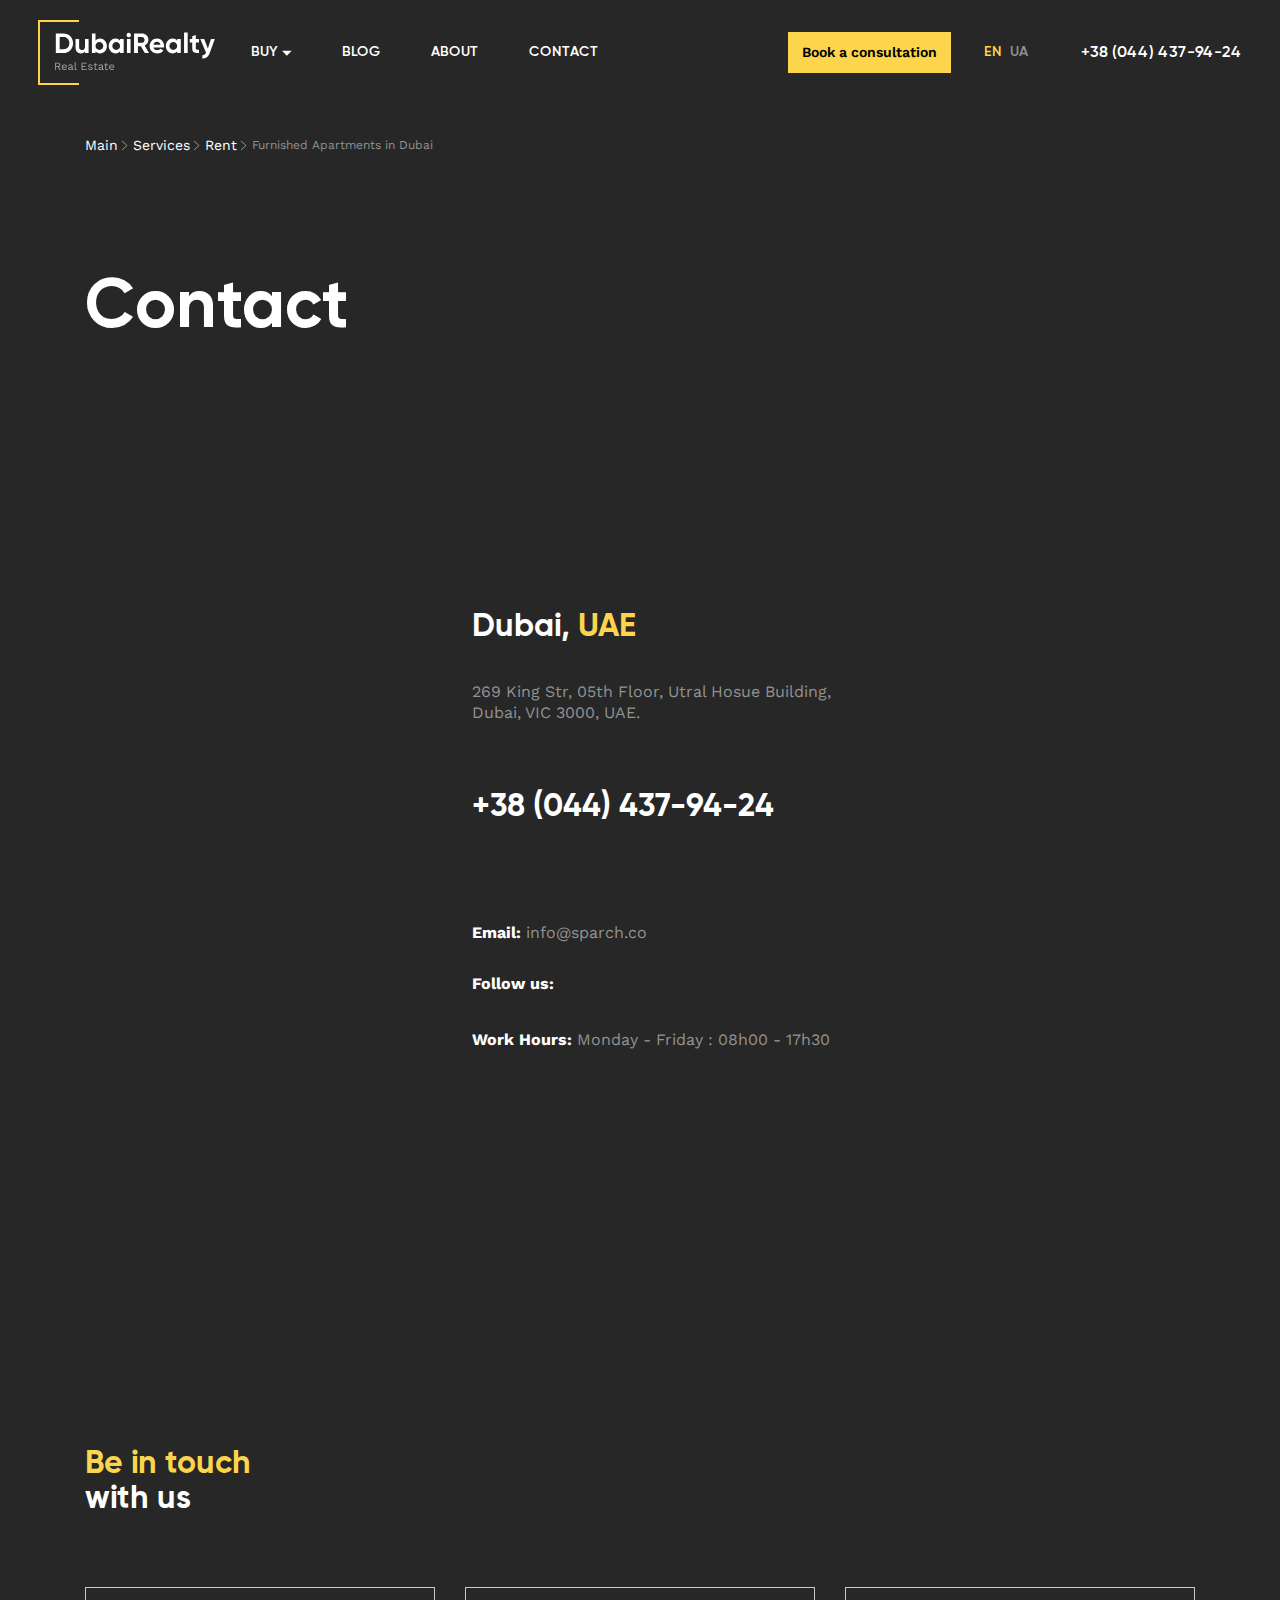
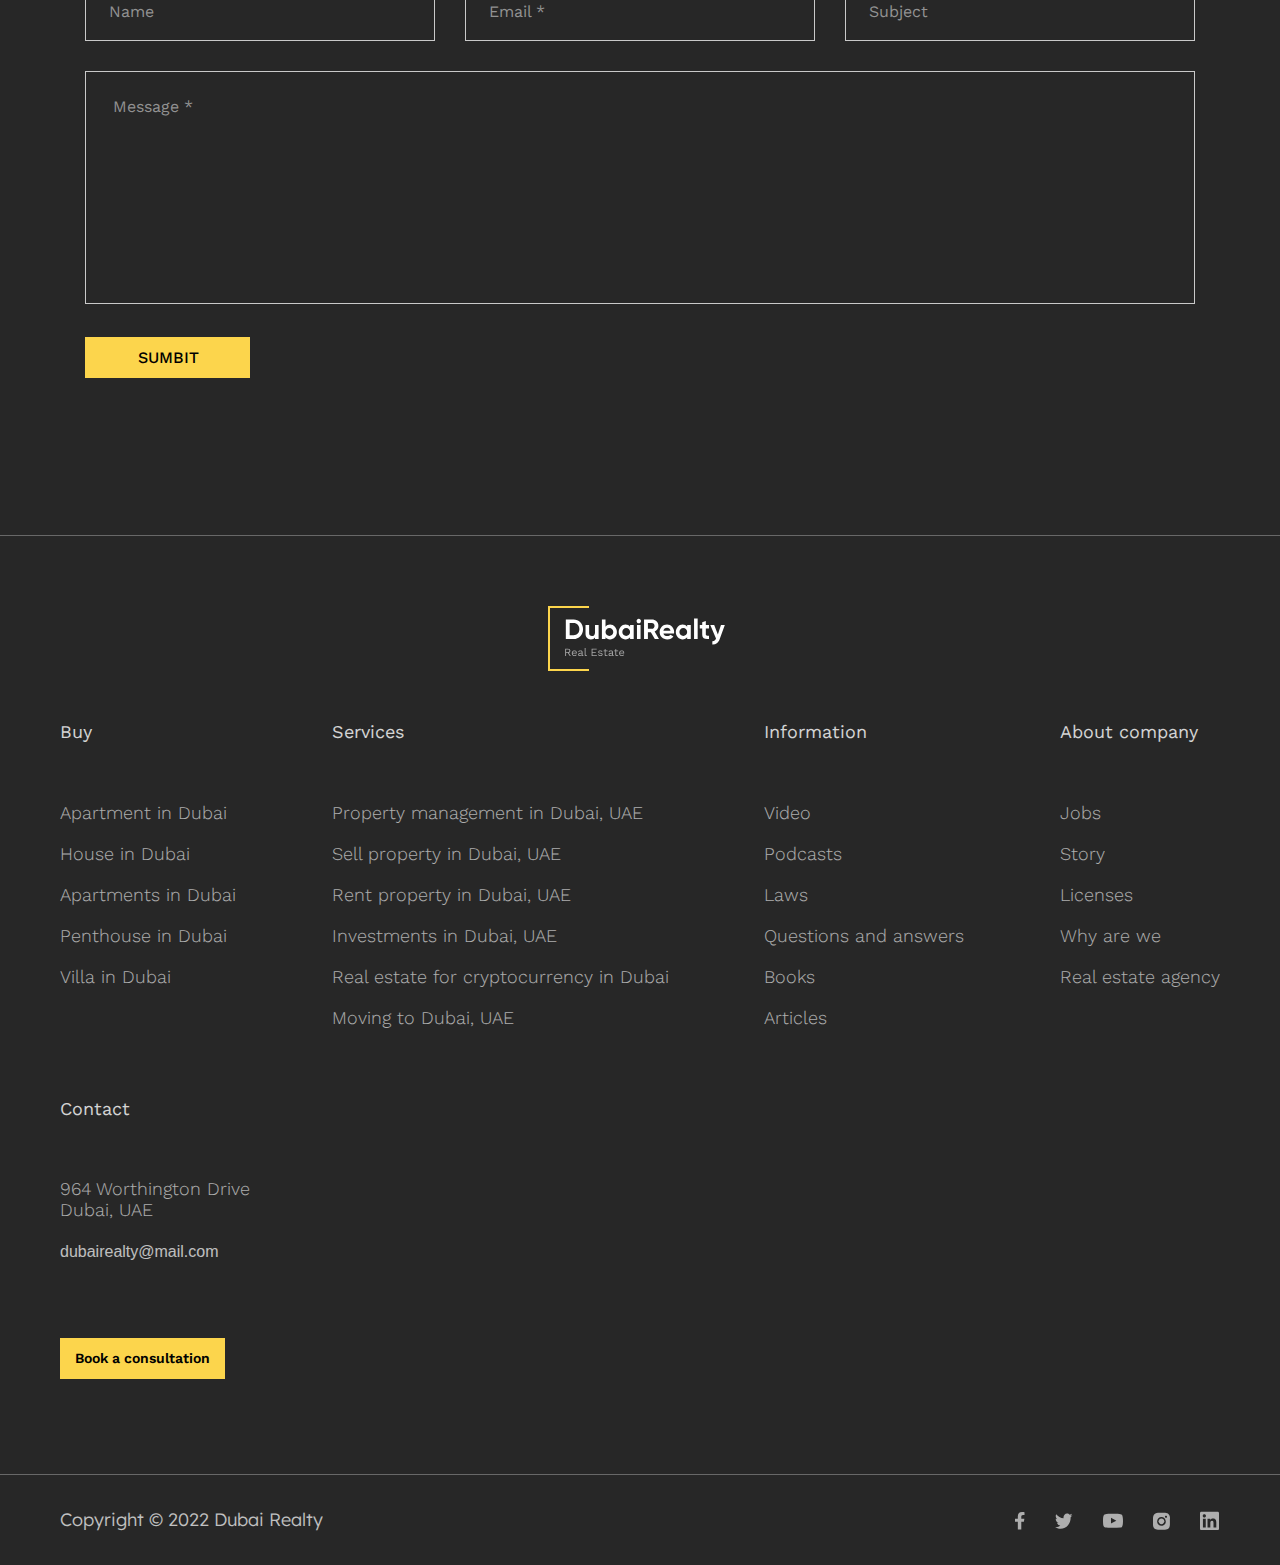
<file: contact.html>
<!DOCTYPE html>
<html lang="en">
  <head>
    <meta charset="UTF-8" />
    <meta http-equiv="X-UA-Compatible" content="IE=edge" />
    <meta name="viewport" content="width=device-width, initial-scale=1.0" />
    <link rel="stylesheet" href="contact.css" />
    <link rel="stylesheet" href="style.css" />
    <title>Home</title>
  </head>
  <body>
    <div class="wrapper">
      <header class="header">
        <div class="header__container">
          <a href="index.html"
            ><img
              src="img/logo.svg"
              class="header-logo"
              alt="Dubai Realty Logo"
          /></a>
          <div class="underheader__menu">
            <nav class="header-menu menu">
              <ul class="menu__list">
                <li class="menu__item">
                  <a href="category.html" class="menu__link"
                    >BUY
                    <img
                      src="img/HOME/header/arrow-down.svg"
                      alt="Arrow Down Icon"
                  /></a>
                  <ul class="dropdown-menu">
                    <li class="menu__item">
                      <a href="#" class="menu__link up">Category number one</a>
                    </li>
                    <li class="menu__item">
                      <a href="#" class="menu__link active"
                        >Apartments in Dubai</a
                      >
                    </li>
                    <li class="menu__item">
                      <a href="#" class="menu__link down"
                        >Category number twenty five</a
                      >
                    </li>
                  </ul>
                </li>
                <li class="menu__item">
                  <a href="blog.html" class="menu__link">BLOG</a>
                </li>
                <li class="menu__item">
                  <a href="#" class="menu__link">ABOUT</a>
                </li>
                <li class="menu__item">
                  <a href="contact.html" class="menu__link">CONTACT</a>
                </li>
              </ul>
            </nav>
            <a href="#" id="header-button" class="button-yellow"
              >Book a consultation</a
            >
          </div>
          <div class="header__contact-block">
            <div class="language-block">
              <a href="#" class="active">EN</a>
              <a href="#" class="not-active">UA</a>
            </div>
            <div class="phone-block">
              <a href="#">+38 (044) 437-94-24</a>
            </div>
          </div>

          <!-- Burger Menu  -->
          <div class="burger-menu">
            <a href="#" class="burger-menu__button"
              ><span class="burger-menu__lines"></span
            ></a>
            <nav class="burger-menu__nav">
              <ul class="burger-menu__list">
                <li class="burger-menu__item">
                  <a href="category.html" class="burger-menu__link"
                    >BUY
                    <img
                      src="img/HOME/header/768px/arrow-icon-up.svg"
                      alt="Arrow Down Icon"
                  /></a>
                  <ul class="burger-undermenu__nav">
                    <li class="burger-menu__item">
                      <a href="#" class="burger-menu__link up"
                        >Category number one</a
                      >
                    </li>
                    <li class="burger-menu__item">
                      <a href="#" class="burger-menu__link active"
                        >Apartments in Dubai</a
                      >
                    </li>
                    <li class="burger-menu__item">
                      <a href="#" class="burger-menu__link down"
                        >Category number twenty five</a
                      >
                    </li>
                  </ul>
                </li>
                <li class="burger-menu__item">
                  <a href="blog.html" class="burger-menu__link">BLOG</a>
                </li>
                <li class="burger-menu__item">
                  <a href="#" class="burger-menu__link">ABOUT</a>
                </li>
                <li class="burger-menu__item">
                  <a href="contact.html" class="burger-menu__link">CONTACT</a>
                </li>
              </ul>
              <div class="burger-menu__contact-block">
                <a href="#" class="button-yellow">Book a consultation</a>
                <div class="phone-block">
                  <a href="#">+38 (044) 437-94-24</a>
                </div>
                <div class="language-block">
                  <a href="#" class="active">EN</a>
                  <a href="#" class="not-active">UA</a>
                </div>
              </div>
            </nav>
            <div class="burger-menu__overlay"></div>
          </div>
          <!-- Burger Menu  -->

          <!-- Header Button Form -->
          <div id="header-form" class="header-form">
            <div class="form-form">
              <span class="header-form__lines close"></span>
            </div>
            <h3 class="h3">Leave your contacts</h3>
            <p class="p-black-text">we will contact you within three hours</p>
            <form class="header-form__form">
              <input type="text" placeholder="Name" />
              <input type="tel" placeholder="Phone" />
            </form>
            <a href="#" class="header-form__button">Send</a>
          </div>
          <!-- Header Button Form -->
        </div>
      </header>

      <main class="c-page">
        <section class="page__c-contact c-contact">
          <div class="c-contact__container">
            <div class="c-contact__breadcrumbs">
              <a href="index.html">
                <h6 class="h6">
                  Main
                  <img
                    src="img/SERVICES/bread-crumbs/arrow-right-grey.svg"
                    alt="Arrow Right Icon"
                  /></h6
              ></a>
              <a href="services.html">
                <h6 class="h6">
                  Services
                  <img
                    src="img/SERVICES/bread-crumbs/arrow-right-grey.svg"
                    alt="Arrow Right Icon"
                  /></h6
              ></a>
              <a href="#">
                <h6 class="h6">
                  Rent
                  <img
                    src="img/SERVICES/bread-crumbs/arrow-right-grey.svg"
                    alt="Arrow Right Icon"
                  /></h6
              ></a>
              <a href="#">
                <h6 class="h6 not-active">Furnished Apartments in Dubai</h6>
              </a>
            </div>

            <div class="c-contact__title">
              <h2 class="h2">Contact</h2>
            </div>
            <div class="c-contact__main-body">
              <div class="map__block">
                <div class="info__block-320px">
                  <p class="info__block-title">Dubai, <span>UAE</span></p>
                  <p class="info__block-address">
                    269 King Str, 05th Floor, Utral Hosue Building, Dubai, VIC
                    3000, UAE.
                  </p>
                  <p class="info__block-number">+38 (044) 437-94-24</p>
                  <p class="info__block-email">
                    <span>Email: </span> info@sparch.co
                  </p>
                  <p class="info__block-follow"><span>Follow us:</span></p>
                  <p class="info__block-hours">
                    <span>Work Hours: </span> Monday - Friday : 08h00 - 17h30
                  </p>
                </div>
                <iframe
                  src="https://www.google.com/maps/embed?pb=!1m14!1m8!1m3!1d57812.56848672156!2d55.14740392041016!3d25.09219415715552!3m2!1i1024!2i768!4f13.1!3m3!1m2!1s0x3e5f6b376313ecff%3A0x5adbb050ac44b8ae!2sFIVE%20Palm%20Jumeirah%20Hotel!5e0!3m2!1sru!2sua!4v1683114812488!5m2!1sru!2sua"
                  style="border: 0"
                  allowfullscreen="true"
                  class="iframeAdaptive"
                  width="100%"
                  height="786px"
                  loading="lazy"
                  referrerpolicy="no-referrer-when-downgrade"
                ></iframe>
                <div class="info__block">
                  <p class="info__block-title">Dubai, <span>UAE</span></p>
                  <p class="info__block-address">
                    269 King Str, 05th Floor, Utral Hosue Building, Dubai, VIC
                    3000, UAE.
                  </p>
                  <p class="info__block-number">+38 (044) 437-94-24</p>
                  <p class="info__block-email">
                    <span>Email: </span> info@sparch.co
                  </p>
                  <p class="info__block-follow"><span>Follow us:</span></p>
                  <p class="info__block-hours">
                    <span>Work Hours: </span> Monday - Friday : 08h00 - 17h30
                  </p>
                </div>
              </div>

              <div class="c-contact__form">
                <h5 class="h5">
                  <span>Be in touch</span><br />
                  with us
                </h5>
                <form class="form">
                  <div class="c-contact__form-first-row">
                    <input class="input" type="text" placeholder="Name" />
                    <input class="input" type="email" placeholder="Email *" />
                    <input class="input" type="text" placeholder="Subject" />
                  </div>
                  <div class="input-buffer"></div>
                  <div class="c-contact__form-second-row">
                    <textarea placeholder="Message *"></textarea>
                  </div>
                  <a href="#" class="button-yellow c-contact__form-link"
                    >SUMBIT</a
                  >
                </form>
              </div>
            </div>
          </div>
        </section>
      </main>

      <footer class="footer">
        <div class="footer__logo">
          <a href="index.html"
            ><img
              src="img/logo.svg"
              class="footer-logo"
              alt="Dubai Realty Logo"
          /></a>
        </div>
        <div class="footer__body">
          <div class="footer__items">
            <div class="footer__item">
              <ul class="footer__menu footer__menu-1">
                <li class="footer__link-main">
                  <a href="category.html">Buy</a>
                </li>
                <li class="footer__link">
                  <a href="#" class="footer-link-not-main"
                    >Apartment in Dubai</a
                  >
                </li>
                <li class="footer__link">
                  <a href="#" class="footer-link-not-main">House in Dubai</a>
                </li>
                <li class="footer__link">
                  <a href="#" class="footer-link-not-main"
                    >Apartments in Dubai</a
                  >
                </li>
                <li class="footer__link">
                  <a href="#" class="footer-link-not-main"
                    >Penthouse in Dubai</a
                  >
                </li>
                <li class="footer__link">
                  <a href="#" class="footer-link-not-main">Villa in Dubai</a>
                </li>
              </ul>
            </div>
            <div class="footer__item">
              <ul class="footer__menu footer__menu-1">
                <li class="footer__link-main">
                  <a href="services.html">Services</a>
                </li>
                <li class="footer__link">
                  <a href="#" class="footer-link-not-main"
                    >Property management in Dubai, UAE</a
                  >
                </li>
                <li class="footer__link">
                  <a href="#" class="footer-link-not-main"
                    >Sell ​​property in Dubai, UAE</a
                  >
                </li>
                <li class="footer__link">
                  <a href="#" class="footer-link-not-main"
                    >Rent property in Dubai, UAE</a
                  >
                </li>
                <li class="footer__link">
                  <a href="#" class="footer-link-not-main"
                    >Investments in Dubai, UAE</a
                  >
                </li>
                <li class="footer__link">
                  <a href="#" class="footer-link-not-main"
                    >Real estate for cryptocurrency in Dubai</a
                  >
                </li>
                <li class="footer__link">
                  <a href="#" class="footer-link-not-main"
                    >Moving to Dubai, UAE</a
                  >
                </li>
              </ul>
            </div>
            <div class="footer__item footer__item-3">
              <ul class="footer__menu footer__menu-1">
                <li class="footer__link-main"><a href="#">Information</a></li>
                <li class="footer__link">
                  <a href="#" class="footer-link-not-main">Video</a>
                </li>
                <li class="footer__link">
                  <a href="#" class="footer-link-not-main">Podcasts</a>
                </li>
                <li class="footer__link">
                  <a href="#" class="footer-link-not-main">Laws</a>
                </li>
                <li class="footer__link">
                  <a href="#" class="footer-link-not-main"
                    >Questions and answers</a
                  >
                </li>
                <li class="footer__link">
                  <a href="#" class="footer-link-not-main">Books</a>
                </li>
                <li class="footer__link">
                  <a href="#" class="footer-link-not-main">Articles</a>
                </li>
              </ul>
            </div>
            <div class="footer__item footer__item-4">
              <ul class="footer__menu footer__menu-1">
                <li class="footer__link-main"><a href="#">About company</a></li>
                <li class="footer__link">
                  <a href="#" class="footer-link-not-main">Jobs</a>
                </li>
                <li class="footer__link">
                  <a href="#" class="footer-link-not-main">Story</a>
                </li>
                <li class="footer__link">
                  <a href="#" class="footer-link-not-main">Licenses</a>
                </li>
                <li class="footer__link">
                  <a href="#" class="footer-link-not-main">Why are we</a>
                </li>
                <li class="footer__link">
                  <a href="#" class="footer-link-not-main"
                    >Real estate agency</a
                  >
                </li>
              </ul>
            </div>
            <div class="footer__item footer__item-5">
              <div class="footer__contact">
                <p class="footer__link-main link-contact">
                  <a href="#">Contact</a>
                </p>
                <p class="footer-link-not-main link-address">
                  964 Worthington Drive <br />
                  Dubai, UAE
                </p>
                <p class="footer-link-main">dubairealty@mail.com</p>
                <a href="#" class="footer__button button-yellow"
                  >Book a consultation</a
                >
              </div>
            </div>
          </div>
        </div>

        <!-- Footer Menu 768px -->
        <div class="footer__items-768px">
          <ul class="footer__items-768px-menu">
            <li class="footer__items-768px-menu__item">
              <a href="category.html" class="footer__link-main">
                Buy
                <img
                  src="img/HOME/footer/arrow-down-grey.svg"
                  alt="Arrow Down Icon"
                />
              </a>
            </li>
            <li class="footer__items-768px-menu__item">
              <a href="services.html" class="footer__link-main"
                >Services
                <img
                  src="img/HOME/footer/arrow-down-grey.svg"
                  alt="Arrow Down Icon"
              /></a>
            </li>
            <li class="footer__items-768px-menu__item">
              <a href="#" class="footer__link-main"
                >Information<img
                  src="img/HOME/footer/arrow-down-grey.svg"
                  alt="Arrow Down Icon"
              /></a>
            </li>
            <li class="footer__items-768px-menu__item">
              <a href="#" class="footer__link-main"
                >About company<img
                  src="img/HOME/footer/arrow-down-grey.svg"
                  alt="Arrow Down Icon"
              /></a>
            </li>
            <li
              class="footer__items-768px-menu__item footer__items-768px-menu__item-5"
            >
              <div class="footer__contact">
                <p class="footer__link-main link-contact">Contact</p>
                <p class="footer-link-not-main link-address">
                  964 Worthington Drive <br />
                  Dubai, UAE
                </p>
                <p class="footer-link-main link-mail">dubairealty@mail.com</p>
              </div>
              <div class="footer__items-768px-button">
                <a href="#" class="footer__button button-yellow"
                  >Book a consultation</a
                >
              </div>
            </li>
          </ul>
        </div>
        <!-- Footer Menu 768px -->
      </footer>

      <footer class="copy">
        <div class="copy__container">
          <p>Copyright © 2022 Dubai Realty</p>
          <div class="copy__socs">
            <a href="#"
              ><img src="img/HOME/header/facebook.svg" alt="Facebook icon"
            /></a>
            <a href="#"
              ><img src="img/HOME/header/twitter.svg" alt="Twitter icon"
            /></a>
            <a href="#"
              ><img src="img/HOME/header/youtube.svg" alt="Youttube icon"
            /></a>
            <a href="#"
              ><img src="img/HOME/header/instagram.svg" alt="Instagram icon"
            /></a>
            <a href="#"><img src="img/HOME/header/in.svg" alt="In icon" /></a>
          </div>
        </div>
      </footer>
    </div>
    <script src="https://code.jquery.com/jquery-3.3.1.min.js"></script>
    <script src="js/contact.js"></script>
  </body>
</html>
</file>
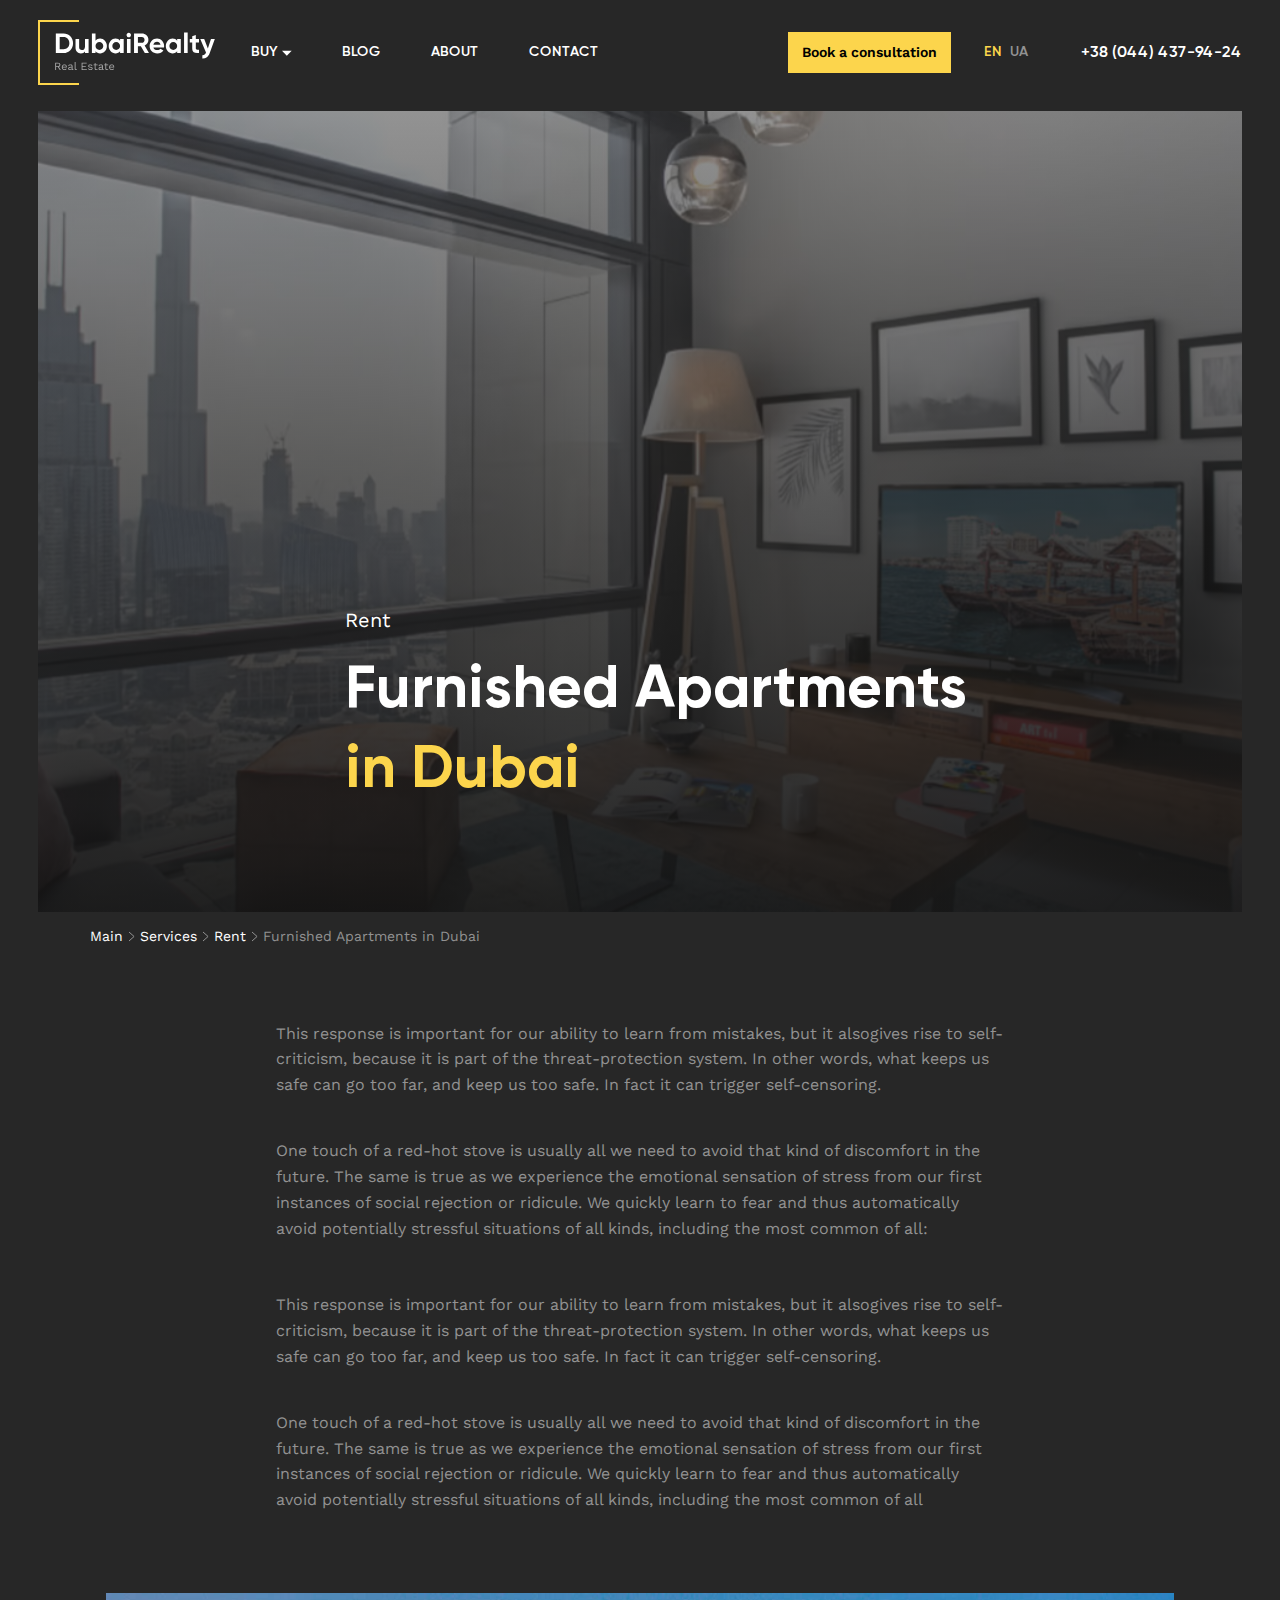
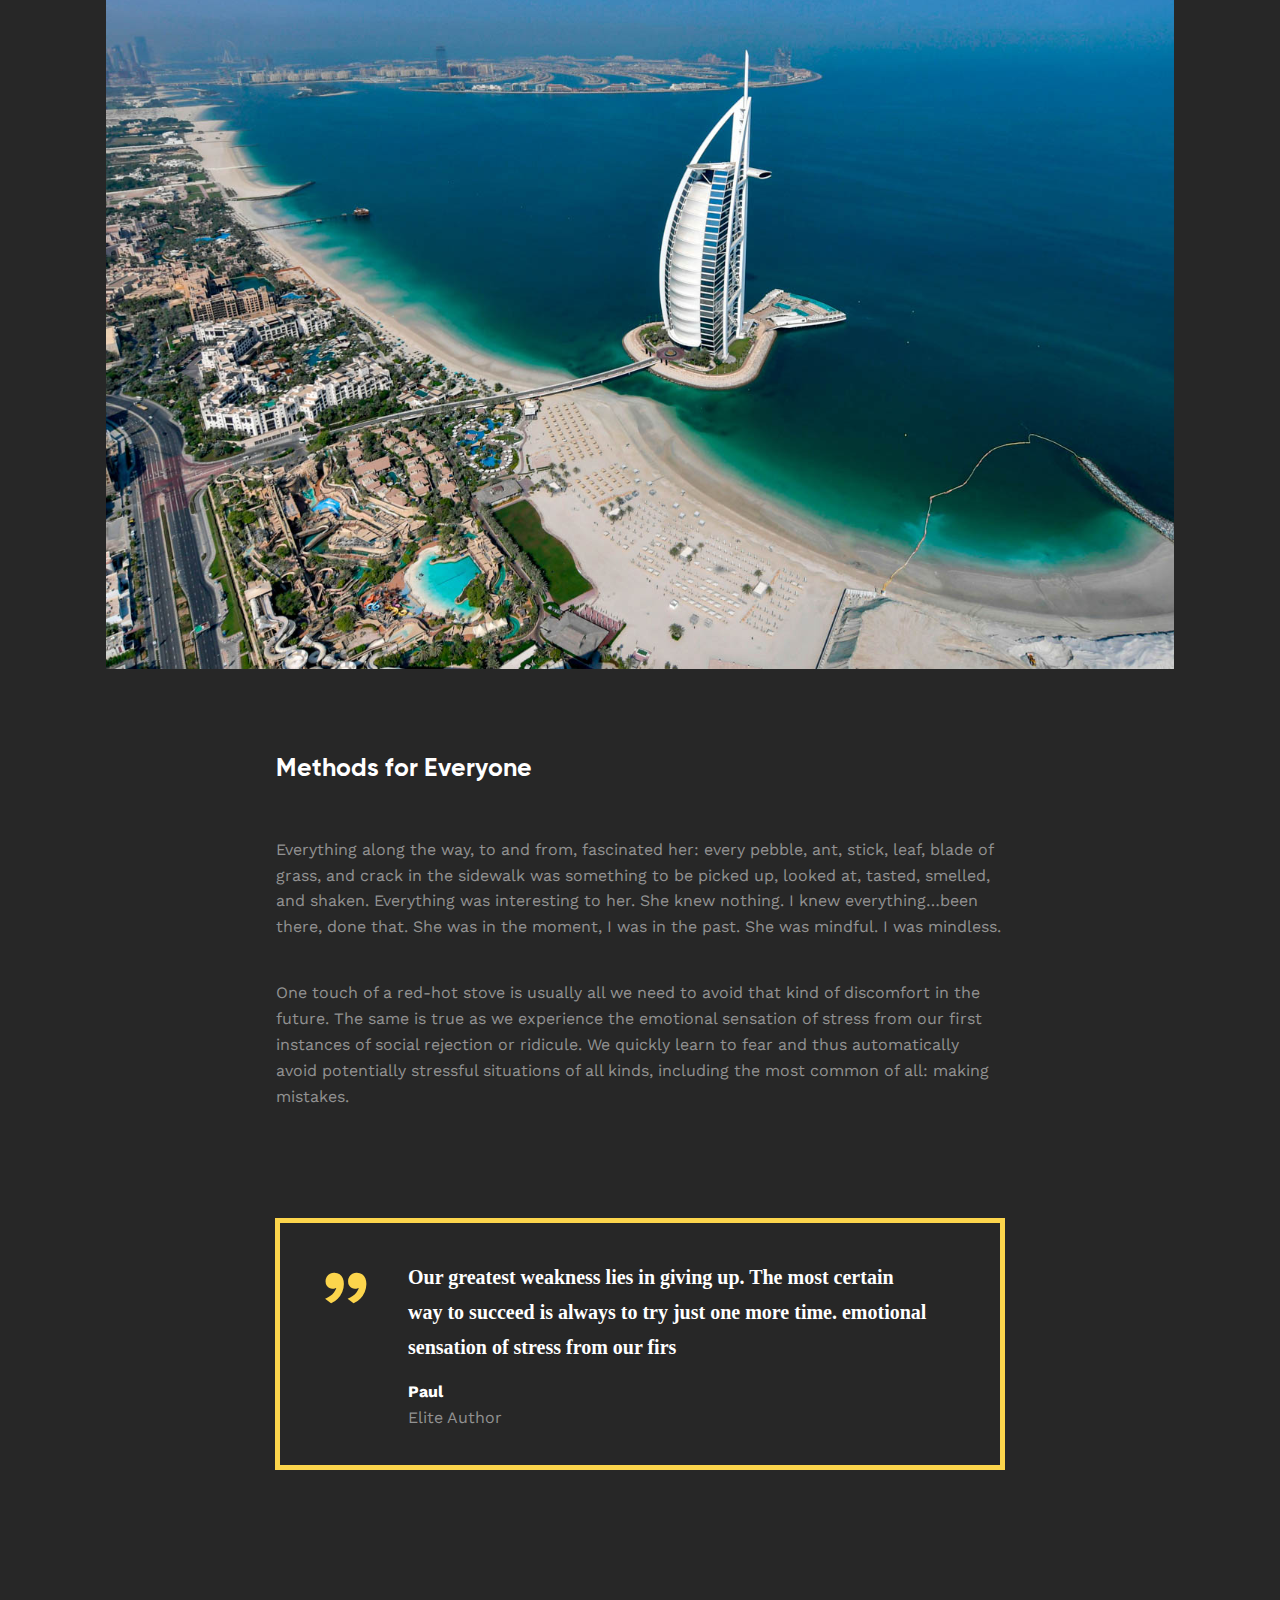
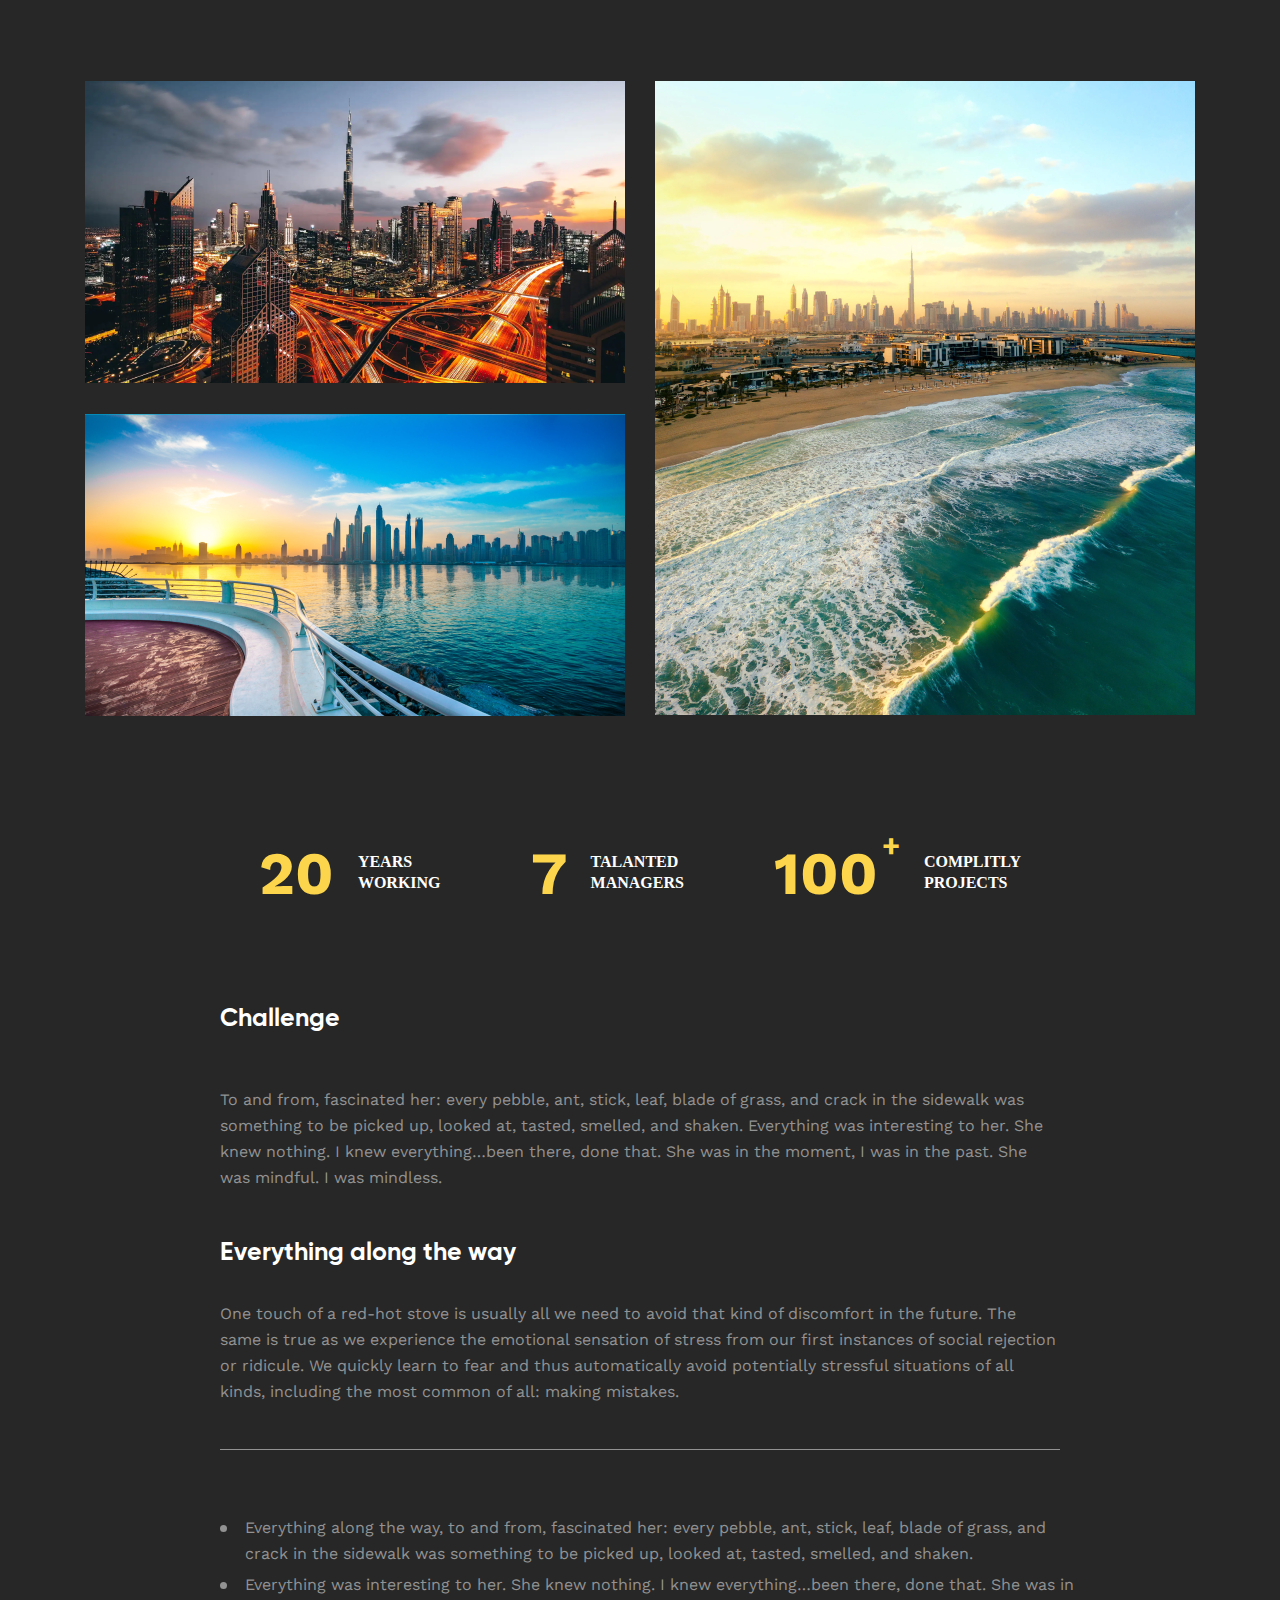
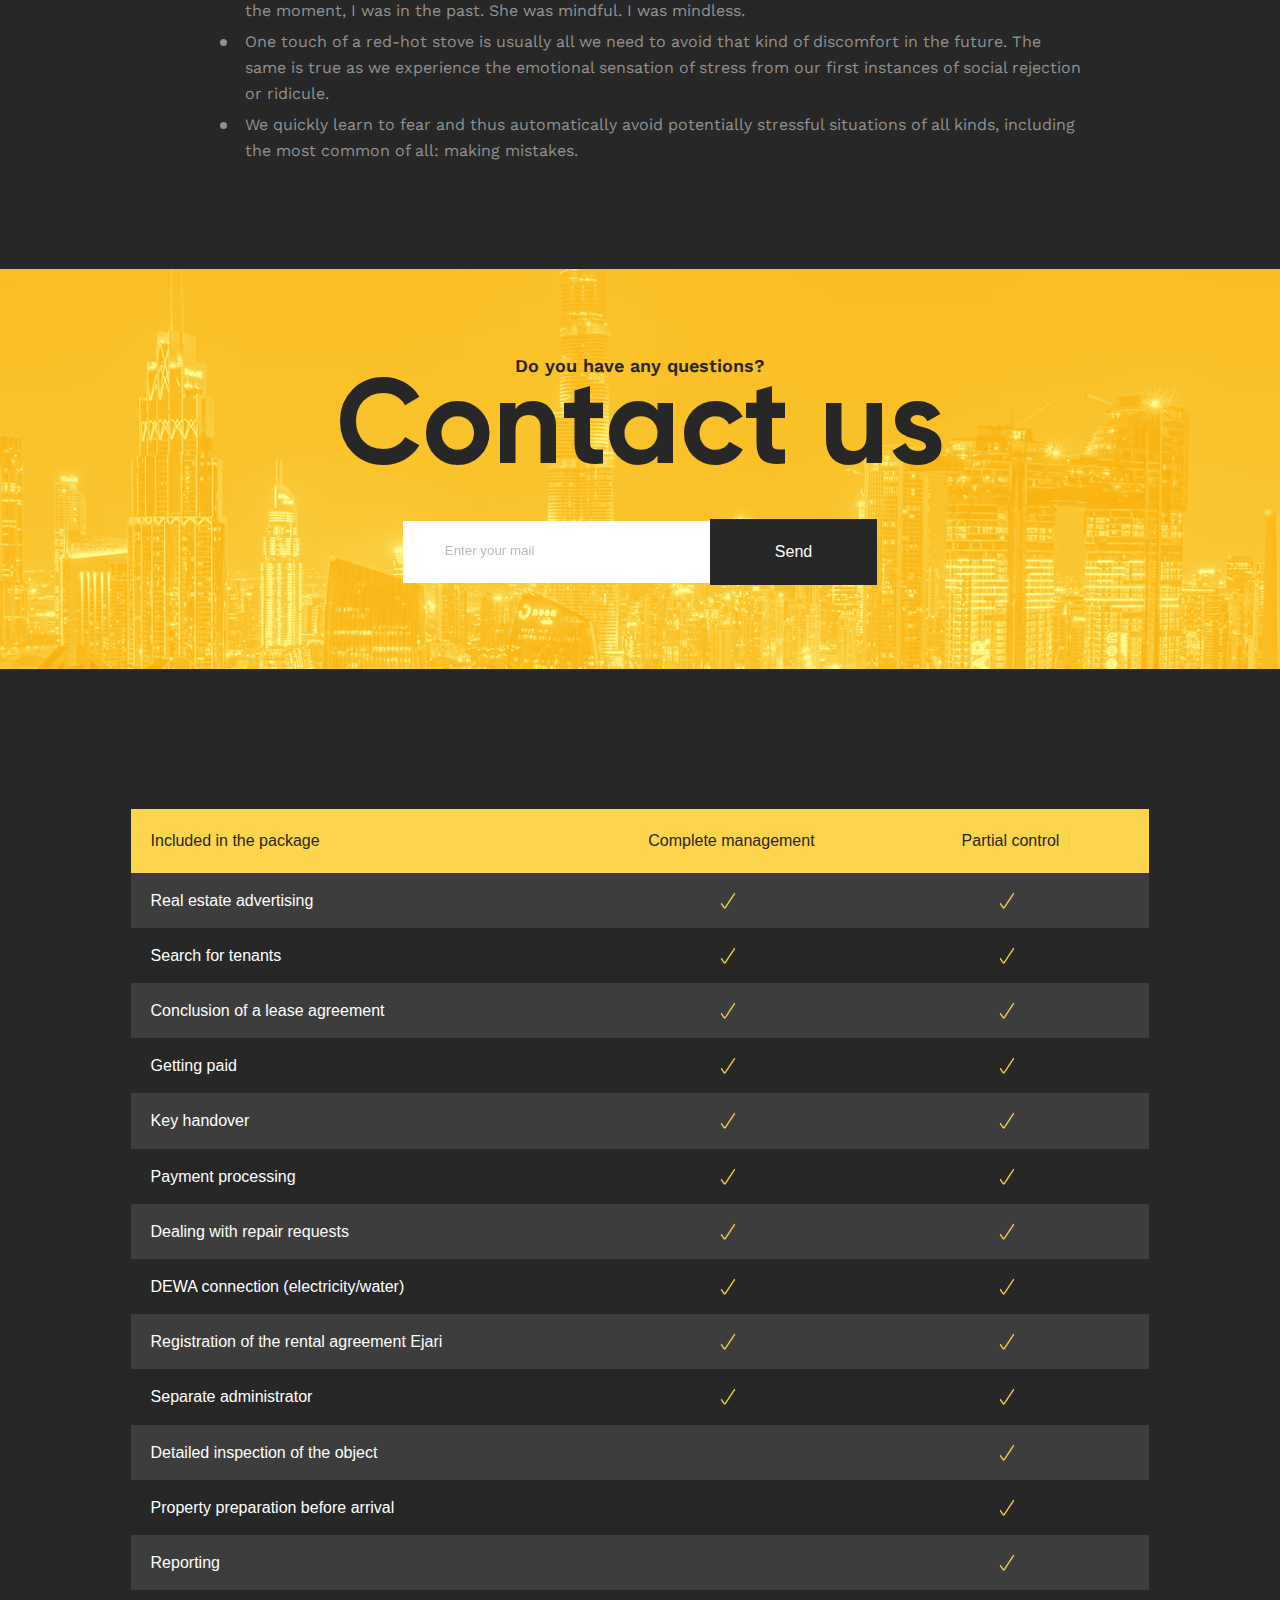
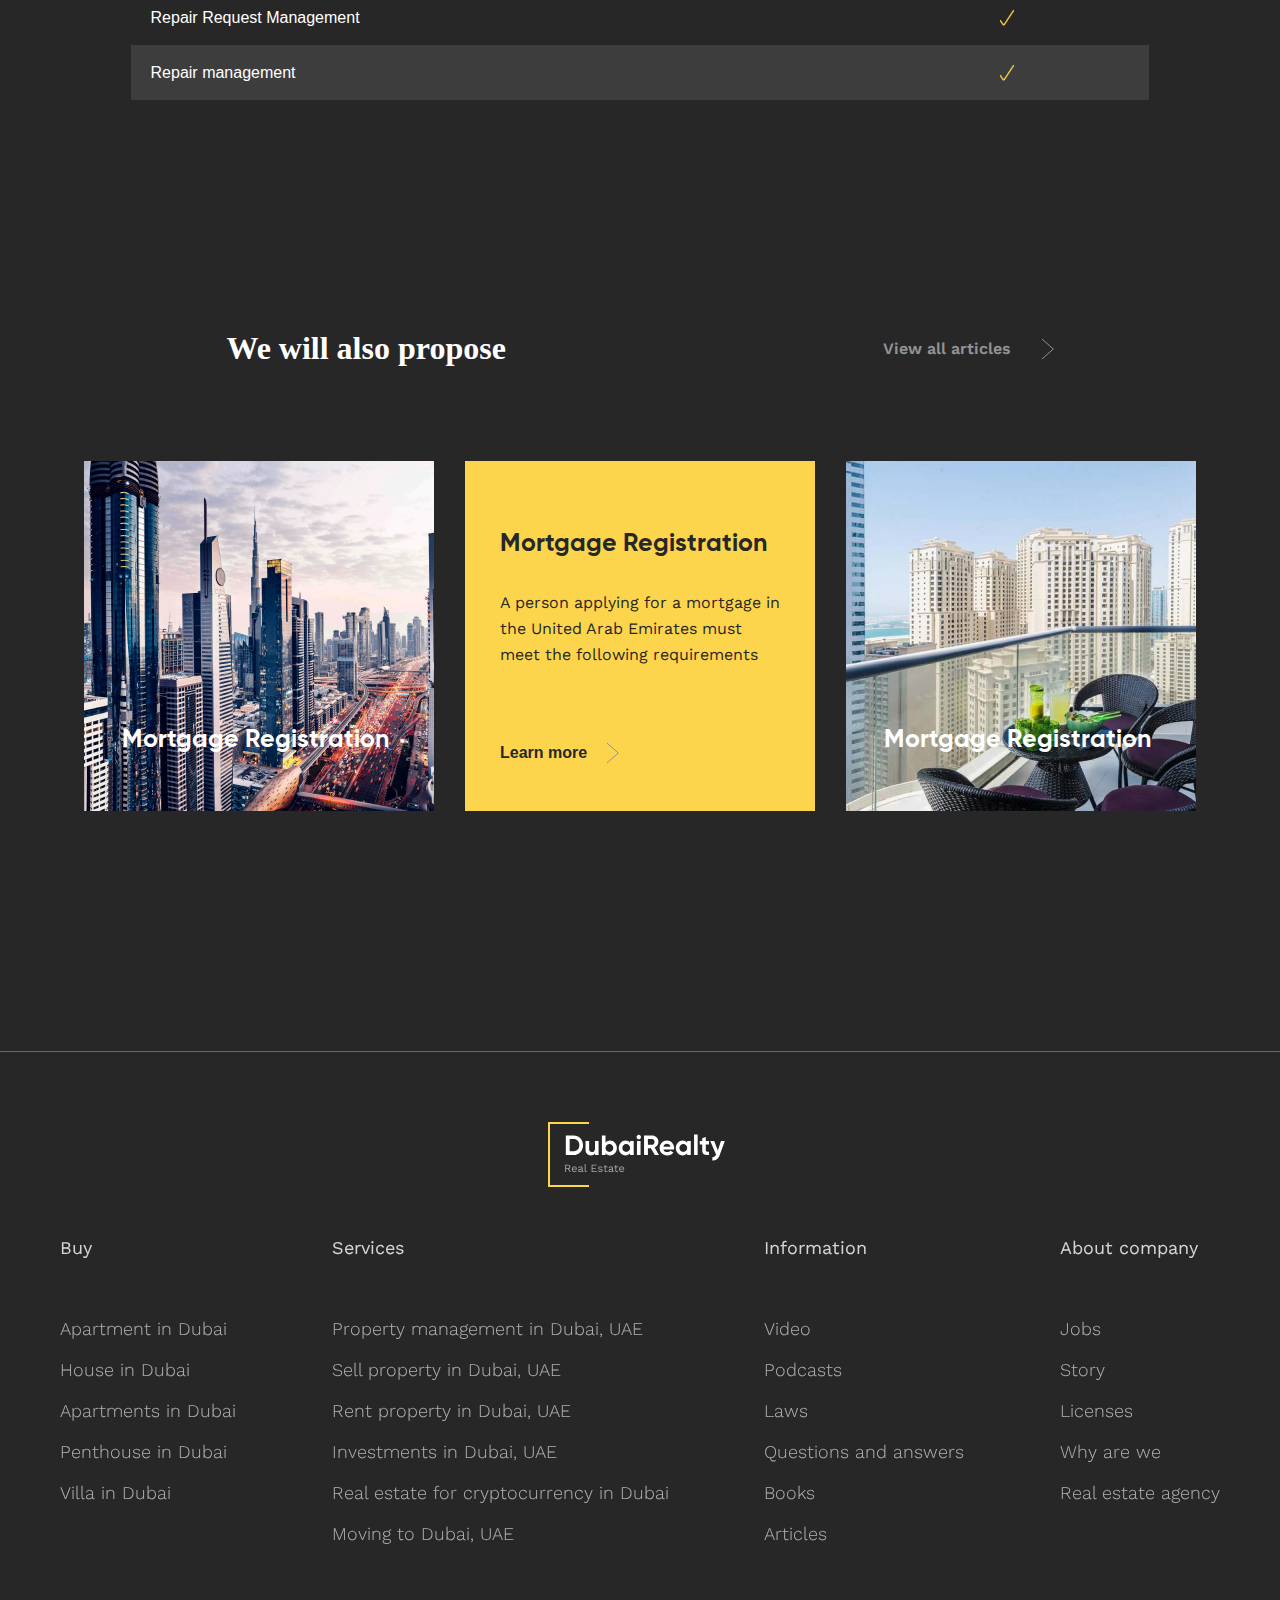
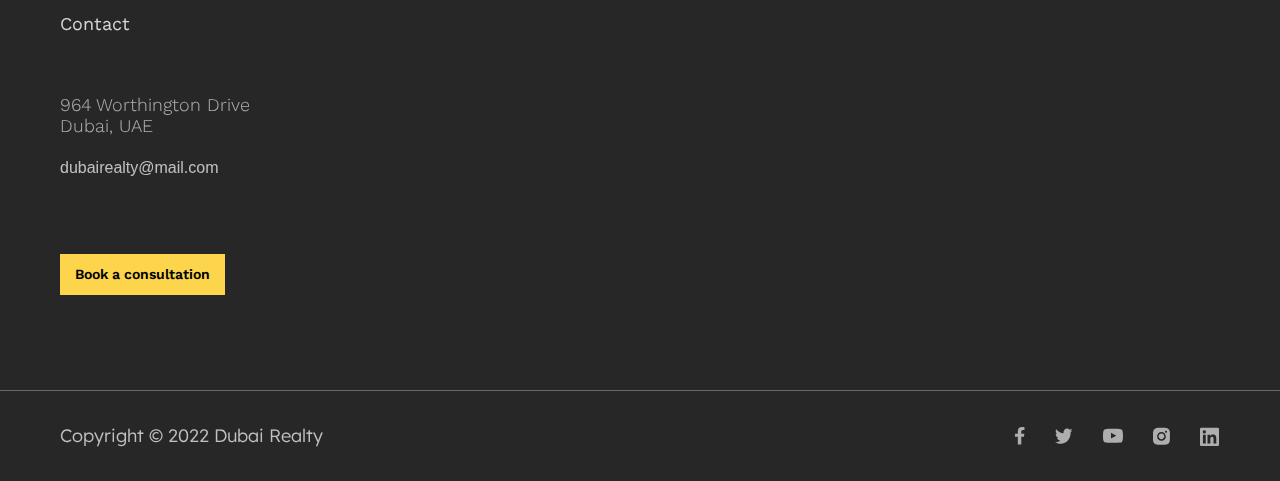
<file: services.html>
<!DOCTYPE html>
<html lang="en">
  <head>
    <meta charset="UTF-8" />
    <meta http-equiv="X-UA-Compatible" content="IE=edge" />
    <meta name="viewport" content="width=device-width, initial-scale=1.0" />
    <link rel="stylesheet" href="services.css" />
    <link rel="stylesheet" href="style.css" />
    <title>Home</title>
  </head>
  <body>
    <div class="wrapper">
      <header class="header">
        <div class="header__container">
          <a href="index.html"
            ><img
              src="img/logo.svg"
              class="header-logo"
              alt="Dubai Realty Logo"
          /></a>
          <div class="underheader__menu">
            <nav class="header-menu menu">
              <ul class="menu__list">
                <li class="menu__item">
                  <a href="category.html" class="menu__link"
                    >BUY
                    <img
                      src="img/HOME/header/arrow-down.svg"
                      alt="Arrow Down Icon"
                  /></a>
                  <ul class="dropdown-menu">
                    <li class="menu__item">
                      <a href="#" class="menu__link up">Category number one</a>
                    </li>
                    <li class="menu__item">
                      <a href="#" class="menu__link active"
                        >Apartments in Dubai</a
                      >
                    </li>
                    <li class="menu__item">
                      <a href="#" class="menu__link down"
                        >Category number twenty five</a
                      >
                    </li>
                  </ul>
                </li>
                <li class="menu__item">
                  <a href="blog.html" class="menu__link">BLOG</a>
                </li>
                <li class="menu__item">
                  <a href="#" class="menu__link">ABOUT</a>
                </li>
                <li class="menu__item">
                  <a href="contact.html" class="menu__link">CONTACT</a>
                </li>
              </ul>
            </nav>
            <a href="#" id="header-button" class="button-yellow"
              >Book a consultation</a
            >
          </div>
          <div class="header__contact-block">
            <div class="language-block">
              <a href="#" class="active">EN</a>
              <a href="#" class="not-active">UA</a>
            </div>
            <div class="phone-block">
              <a href="#">+38 (044) 437-94-24</a>
            </div>
          </div>

          <!-- Burger Menu  -->
          <div class="burger-menu">
            <a href="#" class="burger-menu__button"
              ><span class="burger-menu__lines"></span
            ></a>
            <nav class="burger-menu__nav">
              <ul class="burger-menu__list">
                <li class="burger-menu__item">
                  <a href="category.html" class="burger-menu__link"
                    >BUY
                    <img
                      src="img/HOME/header/768px/arrow-icon-up.svg"
                      alt="Arrow Down Icon"
                  /></a>
                  <ul class="burger-undermenu__nav">
                    <li class="burger-menu__item">
                      <a href="#" class="burger-menu__link up"
                        >Category number one</a
                      >
                    </li>
                    <li class="burger-menu__item">
                      <a href="#" class="burger-menu__link active"
                        >Apartments in Dubai</a
                      >
                    </li>
                    <li class="burger-menu__item">
                      <a href="#" class="burger-menu__link down"
                        >Category number twenty five</a
                      >
                    </li>
                  </ul>
                </li>
                <li class="burger-menu__item">
                  <a href="blog.html" class="burger-menu__link">BLOG</a>
                </li>
                <li class="burger-menu__item">
                  <a href="#" class="burger-menu__link">ABOUT</a>
                </li>
                <li class="burger-menu__item">
                  <a href="contact.html" class="burger-menu__link">CONTACT</a>
                </li>
              </ul>
              <div class="burger-menu__contact-block">
                <a href="#" class="button-yellow">Book a consultation</a>
                <div class="phone-block">
                  <a href="#">+38 (044) 437-94-24</a>
                </div>
                <div class="language-block">
                  <a href="#" class="active">EN</a>
                  <a href="#" class="not-active">UA</a>
                </div>
              </div>
            </nav>
            <div class="burger-menu__overlay"></div>
          </div>
          <!-- Burger Menu  -->

          <!-- Header Button Form -->
          <div id="header-form" class="header-form">
            <div class="form-form">
              <span class="header-form__lines close"></span>
            </div>
            <h3 class="h3">Leave your contacts</h3>
            <p class="p-black-text">we will contact you within three hours</p>
            <form class="header-form__form">
              <input type="text" placeholder="Name" />
              <input type="tel" placeholder="Phone" />
            </form>
            <a href="#" class="header-form__button">Send</a>
          </div>
          <!-- Header Button Form -->
        </div>
      </header>

      <main class="s-page">
        <section class="page__welcome-s s-welcome">
          <div class="s-welcome__container">
            <div class="s-welcome__body">
              <div class="s-welcome__title">
                <h6 class="h6">Rent</h6>
                <h1 class="h1">
                  Furnished Apartments <br /><span>in Dubai</span>
                </h1>
              </div>
            </div>
          </div>
        </section>

        <section class="page__rent rent">
          <div class="rent__container">
            <div class="rent__breadcrumbs">
              <a href="index.html">
                <h6 class="h6">
                  Main
                  <img
                    src="img/SERVICES/bread-crumbs/arrow-right-grey.svg"
                    alt="Arrow Right Icon"
                  /></h6
              ></a>
              <a href="services.html">
                <h6 class="h6">
                  Services
                  <img
                    src="img/SERVICES/bread-crumbs/arrow-right-grey.svg"
                    alt="Arrow Right Icon"
                  /></h6
              ></a>
              <a href="#">
                <h6 class="h6">
                  Rent
                  <img
                    src="img/SERVICES/bread-crumbs/arrow-right-grey.svg"
                    alt="Arrow Right Icon"
                  /></h6
              ></a>
              <a href="#">
                <h6 class="h6 not-active">Furnished Apartments in Dubai</h6>
              </a>
            </div>
            <div class="rent__body">
              <div class="rent__body-first-block">
                <div class="rent__body_main-title">
                  <h4 class="rent__body_main-text">
                    <span>Service</span> Buying property in Dubai
                  </h4>
                  <h5 class="h5">Real estate investment in Dubai, UAE</h5>
                </div>
                <div class="rent__block-text">
                  <p class="rent__text">
                    This response is important for our ability to learn from
                    mistakes, but it alsogives rise to self-criticism, because
                    it is part of the threat-protection system. In other words,
                    what keeps us safe can go too far, and keep us too safe. In
                    fact it can trigger self-censoring.
                  </p>
                  <p class="rent__text">
                    One touch of a red-hot stove is usually all we need to avoid
                    that kind of discomfort in the future. The same is true as
                    we experience the emotional sensation of stress from our
                    first instances of social rejection or ridicule. We quickly
                    learn to fear and thus automatically avoid potentially
                    stressful situations of all kinds, including the most common
                    of all:
                  </p>
                  <p class="rent__text">
                    This response is important for our ability to learn from
                    mistakes, but it alsogives rise to self-criticism, because
                    it is part of the threat-protection system. In other words,
                    what keeps us safe can go too far, and keep us too safe. In
                    fact it can trigger self-censoring.
                  </p>
                  <p class="rent__text">
                    One touch of a red-hot stove is usually all we need to avoid
                    that kind of discomfort in the future. The same is true as
                    we experience the emotional sensation of stress from our
                    first instances of social rejection or ridicule. We quickly
                    learn to fear and thus automatically avoid potentially
                    stressful situations of all kinds, including the most common
                    of all
                  </p>
                </div>
              </div>
              <img
                class="rent-main-image"
                src="img/SERVICES/bread-crumbs/01.svg"
                alt="Furnished Apparment in Dubai Picture"
              />
              <div class="rent__block-methods">
                <h5 class="h5-other">Methods for Everyone</h5>
                <div class="rent__block-text-methods">
                  <p class="rent__text-methods">
                    Everything along the way, to and from, fascinated her: every
                    pebble, ant, stick, leaf, blade of grass, and crack in the
                    sidewalk was something to be picked up, looked at, tasted,
                    smelled, and shaken. Everything was interesting to her. She
                    knew nothing. I knew everything…been there, done that. She
                    was in the moment, I was in the past. She was mindful. I was
                    mindless.
                  </p>
                  <p class="rent__text-methods">
                    One touch of a red-hot stove is usually all we need to avoid
                    that kind of discomfort in the future. The same is true as
                    we experience the emotional sensation of stress from our
                    first instances of social rejection or ridicule. We quickly
                    learn to fear and thus automatically avoid potentially
                    stressful situations of all kinds, including the most common
                    of all: making mistakes.
                  </p>
                </div>
              </div>
            </div>
          </div>
        </section>

        <section class="page__quote-s s-quote">
          <div class="s-quote__container">
            <div class="s-quote__body">
              <div class="s-quote__quotes">”</div>
              <p class="s-quote__text">
                Our greatest weakness lies in giving up. The most certain way to
                succeed is always to try just one more time. emotional sensation
                of stress from our firs
              </p>
              <p class="s-quote__author">Paul</p>
              <p class="s-quote__position">Elite Author</p>
            </div>
          </div>
        </section>

        <section class="page__underquote-s s-underquote">
          <div class="s-underquote__container">
            <div class="s-underquote__body">
              <div class="s-underquote__left-block">
                <img
                  src="img/SERVICES/underquote/02.png"
                  alt="Gallery Picture"
                />
                <img
                  src="img/SERVICES/underquote/01.png"
                  alt="Gallery Picture"
                />
              </div>
              <div class="s-underquote__right-block">
                <img
                  src="img/SERVICES/underquote/03.png"
                  alt="Gallery Picture"
                />
              </div>
            </div>
            <div class="s-underquote__advantages">
              <div class="advantages__items">
                <p class="advatage__text">
                  <span>20</span>YEARS <br />
                  WORKING
                </p>
                <p class="advatage__text">
                  <span>7</span>TALANTED <br />
                  MANAGERS
                </p>
                <p class="advatage__text advatage__text-3">
                  <span>100 <sup>+</sup></span
                  >COMPLITLY <br />
                  PROJECTS
                </p>
              </div>
            </div>
          </div>
        </section>

        <section class="page__challenge challenge">
          <div class="challenge__container">
            <div class="challenge__items">
              <div class="challenge__item">
                <h5 class="h5-other h5-other-1">Challenge</h5>
                <p class="challenge__text">
                  To and from, fascinated her: every pebble, ant, stick, leaf,
                  blade of grass, and crack in the sidewalk was something to be
                  picked up, looked at, tasted, smelled, and shaken. Everything
                  was interesting to her. She knew nothing. I knew
                  everything…been there, done that. She was in the moment, I was
                  in the past. She was mindful. I was mindless.
                </p>
              </div>
              <div class="challenge__item">
                <h5 class="h5-other h5-other-2">Everything along the way</h5>
                <p class="challenge__text">
                  One touch of a red-hot stove is usually all we need to avoid
                  that kind of discomfort in the future. The same is true as we
                  experience the emotional sensation of stress from our first
                  instances of social rejection or ridicule. We quickly learn to
                  fear and thus automatically avoid potentially stressful
                  situations of all kinds, including the most common of all:
                  making mistakes.
                </p>
              </div>
            </div>
            <div class="challenge__list-block">
              <ul class="challenge__list">
                <li class="challenge__menu-item">
                  <p>
                    Everything along the way, to and from, fascinated her: every
                    pebble, ant, stick, leaf, blade of grass, and crack in the
                    sidewalk was something to be picked up, looked at, tasted,
                    smelled, and shaken.
                  </p>
                </li>
                <li class="challenge__menu-item">
                  <p>
                    Everything was interesting to her. She knew nothing. I knew
                    everything…been there, done that. She was in the moment, I
                    was in the past. She was mindful. I was mindless.
                  </p>
                </li>
                <li class="challenge__menu-item">
                  <p>
                    One touch of a red-hot stove is usually all we need to avoid
                    that kind of discomfort in the future. The same is true as
                    we experience the emotional sensation of stress from our
                    first instances of social rejection or ridicule.
                  </p>
                </li>
                <li class="challenge__menu-item">
                  <p>
                    We quickly learn to fear and thus automatically avoid
                    potentially stressful situations of all kinds, including the
                    most common of all: making mistakes.
                  </p>
                </li>
              </ul>
            </div>
          </div>
        </section>

        <section class="page__contact contact">
          <div class="contact__container">
            <div class="contact__body">
              <h6 class="h6">Do you have any questions?</h6>
              <h4 class="h4">Contact us</h4>
              <form class="contact__form">
                <input type="text" placeholder="Enter your mail" />
                <a href="#" class="contact__button">Send</a>
              </form>
            </div>
          </div>
        </section>

        <section class="page__table table">
          <div class="table__container">
            <table class="table-table">
              <tr>
                <td class="table-td-first-row table-td-first-row-1">
                  Included in the package
                </td>
                <td class="table-td-first-row table-td-first-row-2">
                  Complete management
                </td>
                <td class="table-td-first-row table-td-first-row-3">
                  Partial control
                </td>
              </tr>
              <tr>
                <td>Real estate advertising</td>
                <td>
                  <img src="img/SERVICES/table/tick.png" alt="Tick Icon" />
                </td>

                <td>
                  <img src="img/SERVICES/table/tick.png" alt="Tick Icon" />
                </td>
              </tr>
              <tr>
                <td>Search for tenants</td>
                <td>
                  <img src="img/SERVICES/table/tick.png" alt="Tick Icon" />
                </td>
                <td>
                  <img src="img/SERVICES/table/tick.png" alt="Tick Icon" />
                </td>
              </tr>
              <tr>
                <td>Conclusion of a lease agreement</td>
                <td>
                  <img src="img/SERVICES/table/tick.png" alt="Tick Icon" />
                </td>
                <td>
                  <img src="img/SERVICES/table/tick.png" alt="Tick Icon" />
                </td>
              </tr>
              <tr>
                <td>Getting paid</td>
                <td>
                  <img src="img/SERVICES/table/tick.png" alt="Tick Icon" />
                </td>
                <td>
                  <img src="img/SERVICES/table/tick.png" alt="Tick Icon" />
                </td>
              </tr>
              <tr>
                <td>Key handover</td>
                <td>
                  <img src="img/SERVICES/table/tick.png" alt="Tick Icon" />
                </td>
                <td>
                  <img src="img/SERVICES/table/tick.png" alt="Tick Icon" />
                </td>
              </tr>
              <tr>
                <td>Payment processing</td>
                <td>
                  <img src="img/SERVICES/table/tick.png" alt="Tick Icon" />
                </td>
                <td>
                  <img src="img/SERVICES/table/tick.png" alt="Tick Icon" />
                </td>
              </tr>
              <tr>
                <td>Dealing with repair requests</td>
                <td>
                  <img src="img/SERVICES/table/tick.png" alt="Tick Icon" />
                </td>
                <td>
                  <img src="img/SERVICES/table/tick.png" alt="Tick Icon" />
                </td>
              </tr>
              <tr>
                <td>DEWA connection (electricity/water)</td>
                <td>
                  <img src="img/SERVICES/table/tick.png" alt="Tick Icon" />
                </td>
                <td>
                  <img src="img/SERVICES/table/tick.png" alt="Tick Icon" />
                </td>
              </tr>
              <tr>
                <td>Registration of the rental agreement Ejari</td>
                <td>
                  <img src="img/SERVICES/table/tick.png" alt="Tick Icon" />
                </td>
                <td>
                  <img src="img/SERVICES/table/tick.png" alt="Tick Icon" />
                </td>
              </tr>
              <tr>
                <td>Separate administrator</td>
                <td>
                  <img src="img/SERVICES/table/tick.png" alt="Tick Icon" />
                </td>
                <td>
                  <img src="img/SERVICES/table/tick.png" alt="Tick Icon" />
                </td>
              </tr>
              <tr>
                <td>Detailed inspection of the object</td>
                <td></td>
                <td>
                  <img src="img/SERVICES/table/tick.png" alt="Tick Icon" />
                </td>
              </tr>
              <tr>
                <td>Property preparation before arrival</td>
                <td></td>
                <td>
                  <img src="img/SERVICES/table/tick.png" alt="Tick Icon" />
                </td>
              </tr>
              <tr>
                <td>Reporting</td>
                <td></td>
                <td>
                  <img src="img/SERVICES/table/tick.png" alt="Tick Icon" />
                </td>
              </tr>
              <tr>
                <td>Repair Request Management</td>
                <td></td>
                <td>
                  <img src="img/SERVICES/table/tick.png" alt="Tick Icon" />
                </td>
              </tr>
              <tr>
                <td>Repair management</td>
                <td></td>
                <td>
                  <img src="img/SERVICES/table/tick.png" alt="Tick Icon" />
                </td>
              </tr>
            </table>
          </div>
        </section>

        <section class="page__propose propose">
          <div class="propose__container">
            <div class="propose__title">
              <h2 class="h2">We will also propose</h2>
              <a href="#" class="propose__link"
                >View all articles
                <img
                  class="propose__icon-grey"
                  src="img/SERVICES/propose/arrow-right-grey.svg"
                  alt="Arrow Right Icon"
              /></a>
            </div>
            <div class="propose__body">
              <div class="propose__items">
                <div class="propose__item">
                  <a href="#">
                    <img
                      src="img/SERVICES/propose/01.png"
                      class="propose__image"
                      alt="Propose Image"
                    />
                  </a>
                  <p class="h5-other">Mortgage Registration</p>
                </div>

                <div class="propose__item propose__item-2">
                  <p class="h5-other_item-2">Mortgage Registration</p>
                  <p class="propose__item_text">
                    A person applying for a mortgage in the United Arab Emirates
                    must meet the following requirements
                  </p>
                  <a href="#" class="propose__item-link"
                    >Learn more
                    <img
                      class="propose__item-yellow-arrow"
                      src="img/SERVICES/propose/arrow-right-grey.svg"
                      alt="Arrow Right Icon"
                  /></a>
                </div>

                <div class="propose__item">
                  <a href="#">
                    <img
                      src="img/SERVICES/propose/02.png"
                      class="propose__image"
                      alt="Propose Image"
                    />
                  </a>
                  <p class="h5-other">Mortgage Registration</p>
                </div>
              </div>
            </div>
            <div class="propose__title-320px">
              <a href="#" class="propose__link-320px"
                >View all articles
                <img
                  class="propose__icon-grey"
                  src="img/SERVICES/propose/arrow-right-grey.svg"
                  alt="Arrow Right Icon"
              /></a>
            </div>
          </div>
        </section>
      </main>

      <footer class="footer">
        <div class="footer__logo">
          <a href="index.html"
            ><img
              src="img/logo.svg"
              class="footer-logo"
              alt="Dubai Realty Logo"
          /></a>
        </div>
        <div class="footer__body">
          <div class="footer__items">
            <div class="footer__item">
              <ul class="footer__menu footer__menu-1">
                <li class="footer__link-main"><a href="category.html">Buy</a></li>
                <li class="footer__link">
                  <a href="#" class="footer-link-not-main"
                    >Apartment in Dubai</a
                  >
                </li>
                <li class="footer__link">
                  <a href="#" class="footer-link-not-main">House in Dubai</a>
                </li>
                <li class="footer__link">
                  <a href="#" class="footer-link-not-main"
                    >Apartments in Dubai</a
                  >
                </li>
                <li class="footer__link">
                  <a href="#" class="footer-link-not-main"
                    >Penthouse in Dubai</a
                  >
                </li>
                <li class="footer__link">
                  <a href="#" class="footer-link-not-main">Villa in Dubai</a>
                </li>
              </ul>
            </div>
            <div class="footer__item">
              <ul class="footer__menu footer__menu-1">
                <li class="footer__link-main">
                  <a href="services.html">Services</a>
                </li>
                <li class="footer__link">
                  <a href="#" class="footer-link-not-main"
                    >Property management in Dubai, UAE</a
                  >
                </li>
                <li class="footer__link">
                  <a href="#" class="footer-link-not-main"
                    >Sell ​​property in Dubai, UAE</a
                  >
                </li>
                <li class="footer__link">
                  <a href="#" class="footer-link-not-main"
                    >Rent property in Dubai, UAE</a
                  >
                </li>
                <li class="footer__link">
                  <a href="#" class="footer-link-not-main"
                    >Investments in Dubai, UAE</a
                  >
                </li>
                <li class="footer__link">
                  <a href="#" class="footer-link-not-main"
                    >Real estate for cryptocurrency in Dubai</a
                  >
                </li>
                <li class="footer__link">
                  <a href="#" class="footer-link-not-main"
                    >Moving to Dubai, UAE</a
                  >
                </li>
              </ul>
            </div>
            <div class="footer__item footer__item-3">
              <ul class="footer__menu footer__menu-1">
                <li class="footer__link-main"><a href="#">Information</a></li>
                <li class="footer__link">
                  <a href="#" class="footer-link-not-main">Video</a>
                </li>
                <li class="footer__link">
                  <a href="#" class="footer-link-not-main">Podcasts</a>
                </li>
                <li class="footer__link">
                  <a href="#" class="footer-link-not-main">Laws</a>
                </li>
                <li class="footer__link">
                  <a href="#" class="footer-link-not-main"
                    >Questions and answers</a
                  >
                </li>
                <li class="footer__link">
                  <a href="#" class="footer-link-not-main">Books</a>
                </li>
                <li class="footer__link">
                  <a href="#" class="footer-link-not-main">Articles</a>
                </li>
              </ul>
            </div>
            <div class="footer__item footer__item-4">
              <ul class="footer__menu footer__menu-1">
                <li class="footer__link-main"><a href="#">About company</a></li>
                <li class="footer__link">
                  <a href="#" class="footer-link-not-main">Jobs</a>
                </li>
                <li class="footer__link">
                  <a href="#" class="footer-link-not-main">Story</a>
                </li>
                <li class="footer__link">
                  <a href="#" class="footer-link-not-main">Licenses</a>
                </li>
                <li class="footer__link">
                  <a href="#" class="footer-link-not-main">Why are we</a>
                </li>
                <li class="footer__link">
                  <a href="#" class="footer-link-not-main"
                    >Real estate agency</a
                  >
                </li>
              </ul>
            </div>
            <div class="footer__item footer__item-5">
              <div class="footer__contact">
                <p class="footer__link-main link-contact">
                  <a href="#">Contact</a>
                </p>
                <p class="footer-link-not-main link-address">
                  964 Worthington Drive <br />
                  Dubai, UAE
                </p>
                <p class="footer-link-main">dubairealty@mail.com</p>
                <a href="#" class="footer__button button-yellow"
                  >Book a consultation</a
                >
              </div>
            </div>
          </div>
        </div>

        <!-- Footer Menu 768px -->
        <div class="footer__items-768px">
          <ul class="footer__items-768px-menu">
            <li class="footer__items-768px-menu__item">
              <a href="category.html" class="footer__link-main">
                Buy
                <img
                  src="img/HOME/footer/arrow-down-grey.svg"
                  alt="Arrow Down Icon"
                />
              </a>
            </li>
            <li class="footer__items-768px-menu__item">
              <a href="services.html" class="footer__link-main"
                >Services
                <img
                  src="img/HOME/footer/arrow-down-grey.svg"
                  alt="Arrow Down Icon"
              /></a>
            </li>
            <li class="footer__items-768px-menu__item">
              <a href="#" class="footer__link-main"
                >Information<img
                  src="img/HOME/footer/arrow-down-grey.svg"
                  alt="Arrow Down Icon"
              /></a>
            </li>
            <li class="footer__items-768px-menu__item">
              <a href="#" class="footer__link-main"
                >About company<img
                  src="img/HOME/footer/arrow-down-grey.svg"
                  alt="Arrow Down Icon"
              /></a>
            </li>
            <li
              class="footer__items-768px-menu__item footer__items-768px-menu__item-5"
            >
              <div class="footer__contact">
                <p class="footer__link-main link-contact">Contact</p>
                <p class="footer-link-not-main link-address">
                  964 Worthington Drive <br />
                  Dubai, UAE
                </p>
                <p class="footer-link-main link-mail">dubairealty@mail.com</p>
              </div>
              <div class="footer__items-768px-button">
                <a href="#" class="footer__button button-yellow"
                  >Book a consultation</a
                >
              </div>
            </li>
          </ul>
        </div>
        <!-- Footer Menu 768px -->
      </footer>

      <footer class="copy">
        <div class="copy__container">
          <p>Copyright © 2022 Dubai Realty</p>
          <div class="copy__socs">
            <a href="#"
              ><img src="img/HOME/header/facebook.svg" alt="Facebook icon"
            /></a>
            <a href="#"
              ><img src="img/HOME/header/twitter.svg" alt="Twitter icon"
            /></a>
            <a href="#"
              ><img src="img/HOME/header/youtube.svg" alt="Youttube icon"
            /></a>
            <a href="#"
              ><img src="img/HOME/header/instagram.svg" alt="Instagram icon"
            /></a>
            <a href="#"><img src="img/HOME/header/in.svg" alt="In icon" /></a>
          </div>
        </div>
      </footer>
    </div>
    <script src="https://code.jquery.com/jquery-3.3.1.min.js"></script>
    <script src="js/services.js"></script>
  </body>
</html>
</file>
<file: style.css>
@import url(https://fonts.googleapis.com/css?family=Work+Sans:300,regular,500,600,700&display=swap);
@import url(https://fonts.googleapis.com/css?family=Roboto:300,regular&display=swap);
@import url(https://fonts.googleapis.com/css?family=Lexend:300&display=swap);
@import url(https://fonts.googleapis.com/css?family=Space+Grotesk:700&display=swap);
@font-face {
  font-family: "GilroyBold";
  src: url(fonts/Gilroy-Bold.woff2) format("woff2");
}
@font-face {
  font-family: "GilroySemiBold";
  src: url(fonts/Gilroy-Semibold.woff2) format("woff2");
}
@font-face {
  font-family: "GilroyRegular";
  src: url(fonts/Gilroy-Regular.woff2) format("woff2");
}
@font-face {
  font-family: "GilroyMedium";
  src: url(fonts/Gilroy-Medium.woff2) format("woff2");
  font-weight: 700;
}
@font-face {
  font-family: "GilroySemiBoldItalic";
  src: url(fonts/Gilroy-SemiboldItalic.woff2) format("woff2");
}
*,
*::before,
*::after {
  padding: 0;
  margin: 0;
  border: 0;
  -webkit-box-sizing: border-box;
          box-sizing: border-box;
}

a {
  text-decoration: none;
}

ul,
ol,
li {
  list-style: none;
}

img {
  vertical-align: top;
}

h1,
h2,
h3,
h4,
h5,
h6 {
  font-weight: inherit;
  font-size: inherit;
}

html,
body {
  height: 100%;
  min-width: 320px;
}

body {
  line-height: 1;
  font-family: "Wors Sans", sans-serif;
  background-color: var(--bg-color);
  color: var(--primary-color);
}

[class*=__container] {
  max-width: 1834px;
  margin: 0 auto;
  padding: 0 38px;
}

@media (max-width: 768px) {
  [class*=__container] {
    max-width: none;
    padding: 0px 38px;
  }
}
.wrapper {
  min-height: 100%;
  display: -webkit-box;
  display: -ms-flexbox;
  display: flex;
  -webkit-box-orient: vertical;
  -webkit-box-direction: normal;
      -ms-flex-direction: column;
          flex-direction: column;
  overflow: hidden;
}

:root {
  --bg-color: #272727;
  --primary-color: #fff;
  --secondary-color: #fcd54c;
  --not-main-text-black-color: #272727;
  --icon-color-and-text-color: #e8e8e8;
  --not-active: #929292;
  --button-black-color: #000000;
  --border-grey-color: #979797;
}

.h1 {
  font-family: "Space Grotesk", sans-serif;
  font-weight: 700;
  font-size: 96px;
  line-height: 1.04;
  color: var(--primary-color);
}
.h1 span {
  color: var(--secondary-color);
}

.h2 {
  font-family: "GilroyBold";
  font-size: 70px;
  line-height: 1.21;
  color: var(--primary-color);
}

.h3 {
  font-family: "GilroyBold";
  font-size: 48px;
  line-height: 1.43;
  color: var(--primary-color);
}

.h4 {
  font-family: "GilroyBold";
  font-size: 120px;
  line-height: 0.57;
  text-align: center;
  color: var(--not-main-text-black-color);
}

.h5 {
  font-family: "GilroyBold";
  font-size: 32px;
  line-height: 1.4;
  color: var(--primary-color);
}

.h5-other {
  font-family: "GilroyBold";
  font-size: 25px;
  line-height: 1.4;
  color: var(--primary-color);
}

.h6 {
  font-family: "Work Sans";
  font-weight: 600;
  font-size: 18px;
  line-height: 1.61;
  color: var(--secondary-color);
}

.p-text {
  font-family: "Work Sans";
  font-weight: 400;
  font-size: 18px;
  line-height: 1.61;
  color: var(--icon-color-and-text-color);
}

.p-black-text {
  font-family: "Work Sans";
  font-weight: 400;
  font-size: 22px;
  line-height: 1.18;
  color: var(--not-main-text-black-color);
}

.p-quote-mk {
  font-family: "GilroyRegular";
  font-size: 30px;
  line-height: 1.6;
  color: var(--primary-color);
}
.p-quote-mk span {
  color: var(--secondary-color);
}

.button-yellow {
  font-family: "Work Sans";
  max-width: 165px;
  height: 41px;
  padding: 12px 14px;
  font-weight: 600;
  font-size: 14px;
  line-height: 1.14;
  display: -webkit-box;
  display: -ms-flexbox;
  display: flex;
  -webkit-box-align: center;
      -ms-flex-align: center;
          align-items: center;
  -webkit-box-pack: center;
      -ms-flex-pack: center;
          justify-content: center;
  background-color: var(--secondary-color);
  color: #000000;
  -webkit-transition: background-color 0.3s ease 0s;
  transition: background-color 0.3s ease 0s;
  text-align: center;
}

.button-yellow:hover {
  background-color: #e0a417;
}

.footer__link-main a {
  font-family: "Work Sans";
  font-weight: 400;
  font-size: 18px;
  line-height: 1.16;
  color: var(--icon-color-and-text-color);
  opacity: 0.9;
}

.footer-link-not-main {
  font-family: "Work Sans";
  font-weight: 300;
  font-size: 18px;
  line-height: 1.16;
  color: var(--icon-color-and-text-color);
  opacity: 0.7;
}

.swiper-horizontal > .swiper-pagination-bullets .swiper-pagination-bullet,
.projects .swiper-pagination-horizontal.swiper-pagination-bullets .swiper-pagination-bullet {
  margin: 0;
}

.header__container {
  display: -webkit-box;
  display: -ms-flexbox;
  display: flex;
  -webkit-box-align: center;
      -ms-flex-align: center;
          align-items: center;
  -webkit-box-pack: justify;
      -ms-flex-pack: justify;
          justify-content: space-between;
  padding-top: 20px;
  padding-bottom: 26px;
}

.header__contact-block {
  display: -webkit-box;
  display: -ms-flexbox;
  display: flex;
  -webkit-box-align: center;
      -ms-flex-align: center;
          align-items: center;
  -webkit-box-pack: justify;
      -ms-flex-pack: justify;
          justify-content: space-between;
  -webkit-column-gap: 53px;
     -moz-column-gap: 53px;
          column-gap: 53px;
  padding-left: 5px;
}

.underheader__menu {
  min-width: 800px;
  display: -webkit-box;
  display: -ms-flexbox;
  display: flex;
  -webkit-box-align: center;
      -ms-flex-align: center;
          align-items: center;
  -webkit-box-pack: justify;
      -ms-flex-pack: justify;
          justify-content: space-between;
}

.menu__list {
  display: -webkit-box;
  display: -ms-flexbox;
  display: flex;
  -webkit-box-align: center;
      -ms-flex-align: center;
          align-items: center;
  -webkit-column-gap: 50px;
     -moz-column-gap: 50px;
          column-gap: 50px;
}

.menu__list li a:first-child {
  display: -webkit-box;
  display: -ms-flexbox;
  display: flex;
  -webkit-box-align: center;
      -ms-flex-align: center;
          align-items: center;
  -webkit-column-gap: 5px;
     -moz-column-gap: 5px;
          column-gap: 5px;
}

.menu__item {
  position: relative;
}

.menu__link {
  font-family: "GilroySemiBold";
  color: var(--primary-color);
  font-weight: 600;
  font-size: 14px;
  line-height: 1.21;
  text-transform: uppercase;
  display: block;
  position: relative;
  -webkit-transition: color 0.3s ease 0s;
  transition: color 0.3s ease 0s;
}

.menu__link:hover {
  color: var(--secondary-color);
}

.menu__link::after {
  position: absolute;
  content: "";
  width: 0;
  height: 1.5px;
  bottom: -1px;
  left: 0;
  background-color: var(--secondary-color);
  -webkit-transition: all 0.3s ease 0s;
  transition: all 0.3s ease 0s;
}

.menu__link:hover::after {
  width: 100%;
}

.menu__list .dropdown-menu {
  position: absolute;
  left: 0;
  top: 15px;
  display: none;
  padding: 0;
  width: 247px;
  height: 108px;
  padding-top: 20px;
  z-index: 200;
}

.dropdown-menu .menu__link {
  font-family: "GilroySemiBold";
  padding: 9px 0 9px 24px;
  font-weight: 600;
  font-size: 14px;
  line-height: 1.21;
  background-color: var(--bg-color);
}

.dropdown-menu .active {
  background-color: var(--secondary-color);
  color: var(--not-main-text-black-color);
}

.up {
  border-top: 2px solid var(--border-grey-color);
}

.down {
  border-bottom: 2px solid var(--border-grey-color);
}

.dropdown-menu li {
  border-right: 2px solid var(--border-grey-color);
  border-left: 2px solid var(--border-grey-color);
  width: 270px;
}

.menu__list li:hover > .dropdown-menu {
  display: block;
}

.language-block {
  display: -webkit-box;
  display: -ms-flexbox;
  display: flex;
  -webkit-column-gap: 8px;
     -moz-column-gap: 8px;
          column-gap: 8px;
  min-width: 43px;
}

.language-block .not-active {
  font-family: "GilroySemiBold";
  font-weight: 600;
  font-size: 14px;
  line-height: 1.21;
  text-align: right;
  text-transform: uppercase;
  color: var(--not-active);
  -webkit-transition: color 0.3s ease 0s;
  transition: color 0.3s ease 0s;
}

.language-block .not-active:hover {
  color: var(--primary-color);
}

.language-block .active {
  font-family: "GilroySemiBold";
  color: var(--secondary-color);
  font-weight: 600;
  font-size: 14px;
  line-height: 1.21;
  text-align: right;
  text-transform: uppercase;
}

.phone-block {
  min-width: 130px;
}

.phone-block a {
  font-family: "GilroySemiBold";
  font-weight: 600;
  font-size: 16px;
  line-height: 1.25;
  color: var(--main-color);
}

.phone-block a:hover {
  text-decoration: underline;
}

.burger-menu {
  display: none;
}

#header-home {
  position: relative;
}

.header-form {
  position: fixed;
  padding: 67px 138px 44px 138px;
  background-color: #fff;
  top: 50%;
  left: 50%;
  -webkit-transform: translate(-50%, -50%);
          transform: translate(-50%, -50%);
  z-index: 200;
  display: -webkit-box;
  display: -ms-flexbox;
  display: flex;
  -webkit-box-orient: vertical;
  -webkit-box-direction: normal;
      -ms-flex-direction: column;
          flex-direction: column;
  -webkit-box-align: center;
      -ms-flex-align: center;
          align-items: center;
  -webkit-box-pack: center;
      -ms-flex-pack: center;
          justify-content: center;
  color: #000000;
  display: none;
}

.header-form .h3 {
  color: #000000;
  line-height: 1.22;
  text-align: center;
}

.header-form .h3:not(:last-child) {
  padding-bottom: 7px;
}

.header-form .p-black-text {
  line-height: 1.15;
  text-align: center;
}

.header-form .p-black-text:not(:last-child) {
  padding-bottom: 47px;
}

.header-form__form {
  display: -webkit-box;
  display: -ms-flexbox;
  display: flex;
  -webkit-box-orient: vertical;
  -webkit-box-direction: normal;
      -ms-flex-direction: column;
          flex-direction: column;
  -webkit-box-align: center;
      -ms-flex-align: center;
          align-items: center;
  -webkit-box-pack: center;
      -ms-flex-pack: center;
          justify-content: center;
  width: 443px;
}

.header-form__form input {
  width: 100%;
  border-bottom: 1px solid #929292;
  outline: none;
}

.header-form__form input:nth-child(1) {
  margin-bottom: 20px;
  padding-bottom: 15px;
}

.header-form__form input:nth-child(2) {
  margin-bottom: 56px;
  padding-bottom: 15px;
}

.header-form__form input::-webkit-input-placeholder {
  color: #000000;
}

.header-form__form input::-moz-placeholder {
  color: #000000;
}

.header-form__form input:-ms-input-placeholder {
  color: #000000;
}

.header-form__form input::-ms-input-placeholder {
  color: #000000;
}

.header-form__form input::placeholder {
  color: #000000;
}

.header-form__button {
  width: 216px;
  height: 54px;
  font-size: 18px;
  line-height: 1.16;
}

.header-form__overlay {
  position: fixed;
  top: 0;
  left: 0;
  width: 100%;
  height: 100%;
  z-index: 250;
  background-color: rgb(39, 39, 39);
}

.form-form {
  position: relative;
}

.header-form__lines,
.header-form__lines::before,
.header-form__lines::after {
  content: "";
  position: absolute;
  top: -120px;
  right: -220px;
  width: 30px;
  height: 2px;
  background-color: var(--secondary-color);
  cursor: pointer;
}

.header-form__lines {
  background-color: transparent;
}

.header-form__lines::before {
  content: "";
  top: 0;
  -webkit-transform: rotate(45deg);
          transform: rotate(45deg);
}

.header-form__lines::after {
  content: "";
  top: 0;
  -webkit-transform: rotate(-45deg);
          transform: rotate(-45deg);
}

.header-form__button {
  font-family: "Work Sans";
  font-weight: 600;
  font-size: 18px;
  line-height: 1.16;
  display: -webkit-box;
  display: -ms-flexbox;
  display: flex;
  -webkit-box-align: center;
      -ms-flex-align: center;
          align-items: center;
  -webkit-box-pack: center;
      -ms-flex-pack: center;
          justify-content: center;
  background-color: var(--secondary-color);
  color: #000000;
  -webkit-transition: background-color 0.3s ease 0s;
  transition: background-color 0.3s ease 0s;
  text-align: center;
  padding: 16px 86px;
  max-width: 216px;
  height: 54px;
}

.header-form__button:hover {
  background-color: #e0a417;
}

@media (max-width: 1600px) {
  .header-form {
    margin-top: 40px;
  }
}
@media (max-width: 1400px) {
  .underheader__menu {
    min-width: 700px;
  }
}
@media (max-width: 1185px) {
  .underheader__menu {
    min-width: 500px;
  }
  .header__contact-block {
    -webkit-column-gap: 33px;
       -moz-column-gap: 33px;
            column-gap: 33px;
  }
  .menu__list {
    -webkit-column-gap: 25px;
       -moz-column-gap: 25px;
            column-gap: 25px;
  }
  .header-form {
    top: 60%;
  }
}
@media (max-width: 1024px) {
  .header-form {
    padding: 67px 80px 45px 80px;
    top: 60%;
    left: 50%;
  }
  .header-form__form {
    width: 400px;
  }
  .header-form__lines,
.header-form__lines::before,
.header-form__lines::after {
    content: "";
    top: -70px;
    right: -180px;
  }
  .header-form__lines {
    background-color: transparent;
  }
}
@media (max-width: 970px) {
  .header-form {
    top: 65%;
  }
  .header-logo {
    max-width: 123px;
  }
  .underheader__menu {
    min-width: 380px;
  }
  .header__contact-block {
    -webkit-column-gap: 15px;
       -moz-column-gap: 15px;
            column-gap: 15px;
  }
  .menu__list {
    -webkit-column-gap: 20px;
       -moz-column-gap: 20px;
            column-gap: 20px;
  }
  .menu__link {
    font-size: 12px;
  }
  .header .button-yellow {
    font-size: 12px;
    padding: 10px 12px;
    max-width: 142px;
    height: 35px;
  }
  .phone-block {
    font-size: 14px;
  }
}
@media (max-width: 768px) {
  .header__container {
    padding-top: 15px;
    padding-bottom: 20px;
  }
  .header-menu {
    display: none;
  }
  .underheader__menu {
    -webkit-box-pack: end;
        -ms-flex-pack: end;
            justify-content: flex-end;
  }
  .header-logo {
    max-width: 179px;
    height: 59px;
  }
  .header__contact-block {
    -webkit-column-gap: 22px;
       -moz-column-gap: 22px;
            column-gap: 22px;
  }
  .underheader__menu {
    min-width: 250px;
    padding: 0 10px;
  }
  .burger-menu {
    display: block;
    padding-left: 20px;
  }
  .burger-menu__button {
    position: absolute;
    top: 33px;
    right: 20px;
    z-index: 30;
    width: 20px;
    height: 20px;
  }
  .burger-menu__lines,
.burger-menu__lines::before,
.burger-menu__lines::after {
    position: absolute;
    width: 15.5px;
    height: 2px;
    background-color: #fff;
  }
  .burger-menu__lines {
    top: 50%;
    right: 50%;
    -webkit-transform: translate(-50%, -50%);
            transform: translate(-50%, -50%);
  }
  .burger-menu__lines::before {
    content: "";
    top: -7px;
  }
  .burger-menu__lines::after {
    content: "";
    top: 7px;
  }
  .burger-menu__button:hover .burger-menu__lines {
    -webkit-filter: brightness(0.7);
            filter: brightness(0.7);
  }
  .burger-menu_active .burger-menu__lines {
    background-color: transparent;
  }
  .burger-menu_active .burger-menu__lines::before {
    top: 0;
    -webkit-transform: rotate(45deg);
            transform: rotate(45deg);
  }
  .burger-menu_active .burger-menu__lines::after {
    top: 0;
    -webkit-transform: rotate(-45deg);
            transform: rotate(-45deg);
  }
  .burger-menu__nav {
    position: fixed;
    z-index: 20;
    display: -webkit-box;
    display: -ms-flexbox;
    display: flex;
    -webkit-box-orient: vertical;
    -webkit-box-direction: normal;
        -ms-flex-direction: column;
            flex-direction: column;
    height: 100%;
    overflow-y: auto;
    left: -100%;
  }
  .burger-menu_active .burger-menu__nav {
    top: 190px;
    left: 40%;
  }
  .burger-menu__list {
    display: -webkit-box;
    display: -ms-flexbox;
    display: flex;
    -webkit-box-orient: vertical;
    -webkit-box-direction: normal;
        -ms-flex-direction: column;
            flex-direction: column;
    row-gap: 20px;
    padding-bottom: 59px;
  }
  .burger-menu__link {
    font-family: "GilroySemiBold";
    font-weight: 600;
    font-size: 36px;
    line-height: 44px;
    text-transform: uppercase;
    color: var(--primary-color);
    border: none;
    -webkit-transition: color 0.3s ease 0s;
    transition: color 0.3s ease 0s;
  }
  .burger-undermenu__nav {
    padding-top: 20px;
    display: -webkit-box;
    display: -ms-flexbox;
    display: flex;
    -webkit-box-orient: vertical;
    -webkit-box-direction: normal;
        -ms-flex-direction: column;
            flex-direction: column;
    row-gap: 15px;
  }
  .burger-undermenu__nav .burger-menu__link {
    font-family: "GilroySemiBold";
    font-weight: 600;
    font-size: 14px;
    line-height: 17px;
    padding-left: 21px;
    min-width: 190px;
    text-transform: none;
  }
  .burger-menu__list .burger-menu__link:hover {
    color: var(--secondary-color);
  }
  .burger-menu__list li a:first-child {
    display: -webkit-box;
    display: -ms-flexbox;
    display: flex;
    -webkit-box-align: center;
        -ms-flex-align: center;
            align-items: center;
    -webkit-column-gap: 18px;
       -moz-column-gap: 18px;
            column-gap: 18px;
  }
  .burger-menu__overlay {
    display: none;
    position: fixed;
    top: 90px;
    left: 0;
    width: 100%;
    height: 100%;
    z-index: 10;
  }
  .burger-menu_active .burger-menu__overlay {
    display: block;
    background-color: rgb(39, 39, 39);
  }
  .burger-menu__contact-block {
    display: none;
  }
  .header-form {
    padding: 57px 50px 35px 50px;
    top: 40%;
  }
  .header-form__form {
    width: 300px;
  }
  .header-form__lines,
.header-form__lines::before,
.header-form__lines::after {
    content: "";
    top: -70px;
    right: -130px;
  }
  .header-form__lines {
    background-color: transparent;
  }
  .header-form .h3:not(:last-child) {
    font-size: 30px;
    padding-bottom: 7px;
  }
  .header-form .p-black-text {
    font-size: 18px;
  }
  .header-form .p-black-text:not(:last-child) {
    padding-bottom: 27px;
  }
  .header-form__form input:nth-child(1) {
    margin-bottom: 20px;
    padding-bottom: 15px;
  }
  .header-form__form input:nth-child(2) {
    margin-bottom: 36px;
    padding-bottom: 15px;
  }
  .header-form__button {
    font-size: 12px;
    padding: 6px 12px;
    max-width: 142px;
    height: 35px;
  }
}
@media (max-width: 767.98px) {
  .header__container {
    padding-bottom: 18px;
  }
  .header__menu {
    display: none;
  }
  .header .header__contact-block {
    display: none;
  }
  .burger-menu__button {
    right: 22px;
  }
  .burger-menu__contact-block {
    border-top: 1px solid var(--secondary-color);
    padding-top: 38px;
    display: -webkit-box;
    display: -ms-flexbox;
    display: flex;
    -webkit-box-orient: vertical;
    -webkit-box-direction: normal;
        -ms-flex-direction: column;
            flex-direction: column;
    -webkit-box-align: center;
        -ms-flex-align: center;
            align-items: center;
    -webkit-box-pack: center;
        -ms-flex-pack: center;
            justify-content: center;
    row-gap: 30px;
  }
  .header-logo {
    max-width: 114px;
    height: 59px;
  }
  .burger-menu__list {
    display: -webkit-box;
    display: -ms-flexbox;
    display: flex;
    -webkit-box-orient: vertical;
    -webkit-box-direction: normal;
        -ms-flex-direction: column;
            flex-direction: column;
    row-gap: 20px;
    padding-bottom: 30px;
  }
  .burger-menu_active .burger-menu__nav {
    top: 115px;
    left: 20%;
  }
  .header .button-yellow {
    display: none;
  }
  .burger-menu .button-yellow {
    display: block;
  }
}
@media (max-width: 675px) {
  .header .language-block {
    display: none;
  }
  .phone-block a {
    font-size: 14px;
  }
  .burger-menu .language-block {
    display: block;
  }
}
@media (max-width: 590px) {
  .header .button-yellow,
.header .phone-block {
    display: none;
  }
  .burger-menu .button-yellow,
.burger-menu .phone-block,
.burger-menu .language-block {
    display: block;
  }
  .header-form {
    padding: 57px 50px 35px 50px;
    top: 65%;
  }
  .header-form__form {
    width: 300px;
  }
  .header-form__lines,
.header-form__lines::before,
.header-form__lines::after {
    content: "";
    top: -70px;
    right: -130px;
  }
  .header-form__lines {
    background-color: transparent;
  }
  .header-form .h3:not(:last-child) {
    font-size: 20px;
    padding-bottom: 7px;
  }
  .header-form .p-black-text {
    font-size: 14px;
  }
  .header-form .p-black-text:not(:last-child) {
    padding-bottom: 17px;
  }
  .header-form__form input:nth-child(1) {
    margin-bottom: 10px;
    padding-bottom: 10px;
  }
  .header-form__form input:nth-child(2) {
    margin-bottom: 26px;
    padding-bottom: 10px;
  }
  .header-form__button {
    font-size: 10px;
    padding: 6px 12px;
    max-width: 142px;
    height: 35px;
  }
}
@media (max-width: 540px) {
  .header__logo {
    width: 114px;
    height: 49px;
  }
}
@media (max-width: 500px) {
  .header__contact-block {
    display: none;
  }
}
@media (max-width: 320px) {
  .header-logo {
    width: 114px;
    height: 51px;
  }
  .burger-menu__lines,
.burger-menu__lines::before,
.burger-menu__lines::after {
    width: 14px;
    height: 1.5px;
  }
  .burger-menu__lines::before {
    content: "";
    top: -4px;
  }
  .burger-menu__lines::after {
    content: "";
    top: 4px;
  }
  .header__container {
    padding-top: 10px;
    padding-bottom: 10px;
  }
  .burger-menu__overlay {
    top: 60px;
  }
  .burger-menu_active .burger-menu__nav {
    top: 100px;
  }
  .burger-menu__button {
    top: 24px;
  }
}
.page__welcome .swiper {
  max-width: 100%;
  max-height: 100%;
  position: relative;
}

.page__welcome .swiper img {
  max-width: 100%;
  max-height: 100%;
  -o-object-fit: cover;
     object-fit: cover;
}

.welcome__container {
  padding-bottom: 20px;
}

.welcome__body {
  position: relative;
}

.welcome__content {
  position: absolute;
  display: -webkit-box;
  display: -ms-flexbox;
  display: flex;
  -webkit-box-orient: vertical;
  -webkit-box-direction: normal;
      -ms-flex-direction: column;
          flex-direction: column;
  -webkit-box-align: left;
      -ms-flex-align: left;
          align-items: left;
  -webkit-box-pack: left;
      -ms-flex-pack: left;
          justify-content: left;
  top: 50%;
  left: 40%;
  -webkit-transform: translate(-50%, -50%);
          transform: translate(-50%, -50%);
}

.welcome__content::before {
  content: url(img/HOME/header/yellow-decor.svg);
  position: absolute;
  left: -37px;
}

.page__welcome .h1 {
  text-transform: capitalize;
}

.welcome__text {
  font-family: "Work Sans";
  font-weight: 400;
  font-size: 16px;
  line-height: 1.18;
  text-transform: uppercase;
  color: var(--primary-color);
  padding-top: 44px;
}

.welcome__text:not(:last-child) {
  padding-bottom: 22px;
}

.h1:not(:last-child) {
  padding-bottom: 40px;
}

.welcome__link {
  font-family: "Work Sans";
  font-weight: 700;
  font-size: 20px;
  line-height: 1.15;
  color: var(--primary-color);
  display: -webkit-box;
  display: -ms-flexbox;
  display: flex;
  -webkit-box-align: center;
      -ms-flex-align: center;
          align-items: center;
  -webkit-column-gap: 6px;
     -moz-column-gap: 6px;
          column-gap: 6px;
  -webkit-transition: color 0.3s ease 0s;
  transition: color 0.3s ease 0s;
}

.welcome__link:not(:last-child) {
  padding-bottom: 51px;
}

.welcome__link:hover {
  color: var(--secondary-color);
}

.page__welcome .swiper-horizontal > .page__welcome .swiper-pagination-bullets,
.page__welcome .swiper-pagination-bullets.swiper-pagination-horizontal,
.page__welcome .swiper-pagination-custom,
.page__welcome .swiper-pagination-fraction {
  width: 60%;
}

.page__welcome .swiper-horizontal > .page__welcome .swiper-pagination-bullets,
.page__welcome .swiper-pagination-bullets.swiper-pagination-horizontal {
  background-color: var(--bg-color);
  max-width: 1080px;
  height: 150px;
  display: -webkit-box;
  display: -ms-flexbox;
  display: flex;
  -webkit-box-align: center;
      -ms-flex-align: center;
          align-items: center;
  -webkit-box-pack: center;
      -ms-flex-pack: center;
          justify-content: center;
  left: 40%;
  bottom: 0;
  -webkit-column-gap: 170px;
     -moz-column-gap: 170px;
          column-gap: 170px;
}

.page__welcome .swiper-pagination-bullet {
  width: 0;
  height: 0;
  z-index: 99;
  background: var(--primary-color);
  opacity: 1;
  position: relative;
}

.page__welcome .swiper-pagination .swiper-pagination-bullet:nth-child(1)::before {
  content: "01";
  position: absolute;
  top: 0;
  left: -250px;
  font-family: "Gilroy";
  font-weight: 700;
  font-size: 60px;
  line-height: 0.4;
  color: var(--secondary-color);
}

.page__welcome .swiper-pagination .swiper-pagination-bullet:nth-child(1)::after {
  content: "Lorem Ipsum Dolorem apset";
  position: absolute;
  top: -20px;
  left: -150px;
  font-family: "Work Sans";
  font-weight: 600;
  font-size: 16px;
  line-height: 1.62;
  color: #ffffff;
  max-width: 116px;
  text-align: left;
}

.page__welcome .swiper-pagination .swiper-pagination-bullet:nth-child(2)::before {
  content: "02";
  position: absolute;
  top: 0;
  left: -110px;
  font-family: "Gilroy";
  font-weight: 700;
  font-size: 60px;
  line-height: 0.4;
  color: var(--primary-color);
}

.page__welcome .swiper-pagination .swiper-pagination-bullet:nth-child(2)::after {
  content: "Lorem Ipsum Dolorem apset";
  position: absolute;
  top: -20px;
  left: -10px;
  font-family: "Work Sans";
  font-weight: 600;
  font-size: 16px;
  line-height: 1.62;
  color: #ffffff;
  min-width: 116px;
  text-align: left;
}

.page__welcome .swiper-pagination .swiper-pagination-bullet:nth-child(3)::before {
  content: "03";
  position: absolute;
  top: 0;
  left: 30px;
  font-family: "Gilroy";
  font-weight: 700;
  font-size: 60px;
  line-height: 0.4;
  color: var(--primary-color);
}

.page__welcome .swiper-pagination .swiper-pagination-bullet:nth-child(3)::after {
  content: "Lorem Ipsum Dolorem apset";
  position: absolute;
  top: -20px;
  left: 130px;
  font-family: "Work Sans";
  font-weight: 600;
  font-size: 16px;
  line-height: 1.62;
  color: #ffffff;
  min-width: 116px;
  text-align: left;
}

.welcome__socs {
  position: absolute;
  top: 40px;
  right: 20px;
  display: -webkit-box;
  display: -ms-flexbox;
  display: flex;
  -webkit-box-orient: vertical;
  -webkit-box-direction: normal;
      -ms-flex-direction: column;
          flex-direction: column;
  -webkit-box-align: center;
      -ms-flex-align: center;
          align-items: center;
  -webkit-box-pack: center;
      -ms-flex-pack: center;
          justify-content: center;
  z-index: 2;
  row-gap: 20px;
}

.welcome__socs img {
  opacity: 0.7;
  -webkit-transition: opacity 0.3s ease 0s;
  transition: opacity 0.3s ease 0s;
}

.welcome__socs img:hover {
  opacity: 1;
}

.page__welcome .swiper-button-prev {
  font-family: "GilroyMedium";
  font-weight: 700;
  font-size: 20px;
  line-height: 1.2;
  letter-spacing: 0.2em;
  color: var(--primary-color);
  top: 95%;
  left: 27%;
}

.page__welcome .swiper-middle-decor {
  content: "|";
  position: absolute;
  background-color: var(--primary-color);
  height: 20px;
  width: 2px;
  opacity: 0.6;
  top: 93.7%;
  left: 30.5%;
  z-index: 99;
}

.page__welcome .swiper-button-next {
  font-family: "GilroyMedium";
  font-weight: 700;
  font-size: 20px;
  line-height: 1.2;
  letter-spacing: 0.2em;
  color: var(--primary-color);
  opacity: 0.6;
  top: 95%;
  left: 32.5%;
  -webkit-transition: opacity 0.3s ease 0s;
  transition: opacity 0.3s ease 0s;
}

.page__welcome .swiper-button-next:hover {
  opacity: 1;
}

.page__welcome .swiper-button-prev:after,
.page__welcome .swiper-rtl .swiper-button-next:after {
  display: none;
}

.page__welcome .swiper-button-next:after,
.page__welcome .swiper-rtl .swiper-button-prev:after {
  display: none;
}

@media (max-width: 1545px) {
  .page__welcome .swiper-horizontal > .page__welcome .swiper-pagination-bullets,
.page__welcome .swiper-pagination-bullets.swiper-pagination-horizontal {
    height: 120px;
    -webkit-column-gap: 40px;
       -moz-column-gap: 40px;
            column-gap: 40px;
  }
  .page__welcome .swiper-pagination .swiper-pagination-bullet:nth-child(1)::before {
    content: "01";
    left: -275px;
    font-size: 40px;
  }
  .page__welcome .swiper-pagination .swiper-pagination-bullet:nth-child(1)::after {
    content: "Lorem Ipsum Dolorem apset";
    left: -205px;
    font-size: 14px;
  }
  .page__welcome .swiper-pagination .swiper-pagination-bullet:nth-child(2)::before {
    content: "02";
    left: -65px;
    font-size: 40px;
  }
  .page__welcome .swiper-pagination .swiper-pagination-bullet:nth-child(2)::after {
    content: "Lorem Ipsum Dolorem apset";
    left: 5px;
    font-size: 14px;
  }
  .page__welcome .swiper-pagination .swiper-pagination-bullet:nth-child(3)::before {
    content: "03";
    left: 130px;
    font-size: 40px;
  }
  .page__welcome .swiper-pagination .swiper-pagination-bullet:nth-child(3)::after {
    content: "Lorem Ipsum Dolorem apset";
    left: 200px;
    font-size: 14px;
  }
  .page__welcome .swiper-button-prev {
    top: 95%;
    left: 23%;
  }
  .page__welcome .swiper-middle-decor {
    top: 93.7%;
    left: 27.5%;
  }
  .page__welcome .swiper-button-next {
    top: 95%;
    left: 30.7%;
  }
}
@media (max-width: 1200px) {
  .page__welcome .swiper-horizontal > .page__welcome .swiper-pagination-bullets,
.page__welcome .swiper-pagination-bullets.swiper-pagination-horizontal {
    height: 100px;
    -webkit-column-gap: 10px;
       -moz-column-gap: 10px;
            column-gap: 10px;
  }
  .h1:not(:last-child) {
    font-size: 50px;
    padding-bottom: 20px;
    line-height: 1.28;
  }
  .welcome__content::before {
    content: url(img/HOME/header/768px/yellow-decor.svg);
  }
  .welcome__text {
    font-size: 10px;
    padding-top: 34px;
  }
  .welcome__text:not(:last-child) {
    padding-bottom: 8px;
  }
  .welcome__link {
    font-size: 16px;
    -webkit-column-gap: 5px;
       -moz-column-gap: 5px;
            column-gap: 5px;
  }
  .welcome__link img {
    width: 8px;
    height: 14px;
  }
  .welcome__link:not(:last-child) {
    padding-bottom: 21px;
  }
  .page__welcome .swiper-button-prev,
.page__welcome .swiper-button-next {
    font-size: 15px;
  }
  .page__welcome .swiper-middle-decor {
    top: 93.3%;
  }
}
@media (max-width: 1095px) {
  .page__welcome .swiper-horizontal > .page__welcome .swiper-pagination-bullets,
.page__welcome .swiper-pagination-bullets.swiper-pagination-horizontal {
    height: 80px;
    -webkit-column-gap: 0;
       -moz-column-gap: 0;
            column-gap: 0;
  }
  .page__welcome .swiper-pagination .swiper-pagination-bullet:nth-child(1)::before {
    content: "01";
    top: 0;
    left: -195px;
    font-size: 30px;
  }
  .page__welcome .swiper-pagination .swiper-pagination-bullet:nth-child(1)::after {
    content: "Lorem Ipsum Dolorem apset";
    top: -10px;
    left: -155px;
    font-size: 10px;
    max-width: 80px;
    line-height: 1.2;
  }
  .page__welcome .swiper-pagination .swiper-pagination-bullet:nth-child(2)::before {
    content: "02";
    top: 0;
    left: -60px;
    font-size: 30px;
  }
  .page__welcome .swiper-pagination .swiper-pagination-bullet:nth-child(2)::after {
    content: "Lorem Ipsum Dolorem apset";
    top: -10px;
    left: -15px;
    font-size: 10px;
    min-width: 80px;
    line-height: 1.2;
  }
  .page__welcome .swiper-pagination .swiper-pagination-bullet:nth-child(3)::before {
    content: "03";
    top: 0;
    left: 80px;
    font-size: 30px;
  }
  .page__welcome .swiper-pagination .swiper-pagination-bullet:nth-child(3)::after {
    content: "Lorem Ipsum Dolorem apset";
    top: -10px;
    left: 125px;
    font-size: 10px;
    min-width: 80px;
    line-height: 1.2;
  }
  .page__welcome .swiper-button-prev {
    left: 19.5%;
  }
  .page__welcome .swiper-middle-decor {
    top: 93.1%;
    left: 25.5%;
  }
  .page__welcome .swiper-button-next {
    left: 29%;
  }
}
@media (max-width: 768px) {
  .page__welcome .swiper-horizontal > .page__welcome .swiper-pagination-bullets,
.page__welcome .swiper-pagination-bullets.swiper-pagination-horizontal {
    height: 70px;
    left: 35%;
  }
  .page__welcome .swiper-horizontal > .page__welcome .swiper-pagination-bullets,
.page__welcome .swiper-pagination-bullets.swiper-pagination-horizontal,
.swiper-pagination-custom,
.swiper-pagination-fraction {
    width: 65%;
  }
  .welcome__content::before {
    content: url(img/HOME/header/768px/yellow-decor.svg);
    top: 0;
    left: -37px;
  }
  .welcome__content {
    position: absolute;
    top: 38%;
    left: 37%;
    -webkit-transform: translate(-50%, -50%);
            transform: translate(-50%, -50%);
  }
  .h1:not(:last-child) {
    font-size: 50px;
    padding-bottom: 10px;
    line-height: 1.28;
  }
  .welcome__socs {
    top: 20px;
    right: 12px;
    row-gap: 13px;
  }
  .welcome__socs img {
    width: 13px;
    height: 15px;
  }
  .page__welcome .swiper-pagination .swiper-pagination-bullet:nth-child(1)::before {
    content: "01";
    left: -200px;
  }
  .page__welcome .swiper-pagination .swiper-pagination-bullet:nth-child(2)::before {
    content: "02";
    left: -55px;
  }
  .page__welcome .swiper-pagination .swiper-pagination-bullet:nth-child(2)::after {
    content: "Lorem Ipsum Dolorem apset";
    left: -10px;
  }
  .page__welcome .swiper-button-prev {
    top: 93%;
    left: 7.5%;
    font-size: 10px;
  }
  .page__welcome .swiper-middle-decor {
    height: 15px;
    top: 91%;
    left: 13.3%;
  }
  .page__welcome .swiper-button-next {
    top: 93%;
    left: 15.7%;
    font-size: 10px;
  }
}
@media (max-width: 767.98px) {
  .page__welcome .swiper-horizontal > .page__welcome .swiper-pagination-bullets,
.page__welcome .swiper-pagination-bullets.swiper-pagination-horizontal,
.swiper-pagination-custom,
.swiper-pagination-fraction {
    width: 70%;
  }
  .page__welcome .swiper-horizontal > .page__welcome .swiper-pagination-bullets,
.page__welcome .swiper-pagination-bullets.swiper-pagination-horizontal {
    height: 50px;
    left: 0;
    bottom: 0;
    position: relative;
    width: 100%;
  }
  .page__welcome .swiper-pagination .swiper-pagination-bullet:nth-child(1)::before {
    content: "01";
    left: -220px;
  }
  .page__welcome .swiper-pagination .swiper-pagination-bullet:nth-child(1)::after {
    content: "Lorem Ipsum Dolorem apset";
    left: -180px;
  }
  .page__welcome .swiper-pagination .swiper-pagination-bullet:nth-child(2)::before {
    content: "02";
    left: -60px;
  }
  .page__welcome .swiper-pagination .swiper-pagination-bullet:nth-child(2)::after {
    content: "Lorem Ipsum Dolorem apset";
    left: -15px;
  }
  .page__welcome .swiper-pagination .swiper-pagination-bullet:nth-child(3)::before {
    content: "03";
    left: 100px;
  }
  .page__welcome .swiper-pagination .swiper-pagination-bullet:nth-child(3)::after {
    content: "Lorem Ipsum Dolorem apset";
    left: 145px;
  }
  .page__welcome .swiper-button-prev {
    top: 83%;
    left: 14%;
  }
  .page__welcome .swiper-middle-decor {
    height: 15px;
    top: 81%;
    left: 19.5%;
  }
  .page__welcome .swiper-button-next {
    top: 83%;
    left: 22%;
  }
  .welcome__content {
    top: 38%;
    left: 40%;
  }
  .h1:not(:last-child) {
    font-size: 40px;
  }
  .welcome__content::before {
    content: url(img/HOME/header/768px/yellow-decor.svg);
    top: -5px;
  }
}
@media (max-width: 600px) {
  .welcome__socs {
    display: none;
  }
  .page__welcome .swiper .slider-img {
    height: 322px;
    -o-object-fit: cover;
       object-fit: cover;
  }
  .welcome__content::before {
    content: url(img/HOME/header/320px/yellow-decor.svg);
    top: 4%;
    left: -10%;
  }
  .welcome__content {
    top: 35%;
    left: 40%;
  }
  .h1:not(:last-child) {
    font-size: 30px;
    padding-bottom: 40px;
  }
  .page__welcome .swiper-horizontal > .page__welcome .swiper-pagination-bullets,
.page__welcome .swiper-pagination-bullets.swiper-pagination-horizontal {
    height: 100px;
  }
  .page__welcome .swiper-pagination .swiper-pagination-bullet:nth-child(1)::before {
    content: "01";
    font-size: 40px;
    top: -10px;
    left: -160px;
  }
  .page__welcome .swiper-pagination .swiper-pagination-bullet:nth-child(1)::after {
    content: "Lorem Ipsum Dolorem apset";
    left: -160px;
    top: 20px;
    font-size: 10px;
  }
  .page__welcome .swiper-pagination .swiper-pagination-bullet:nth-child(2)::before {
    content: "02";
    top: -10px;
    left: -30px;
    font-size: 40px;
  }
  .page__welcome .swiper-pagination .swiper-pagination-bullet:nth-child(2)::after {
    content: "Lorem Ipsum Dolorem apset";
    top: 20px;
    left: -30px;
    font-size: 10px;
  }
  .page__welcome .swiper-pagination .swiper-pagination-bullet:nth-child(3)::before {
    content: "03";
    top: -10px;
    left: 100px;
    font-size: 40px;
  }
  .page__welcome .swiper-pagination .swiper-pagination-bullet:nth-child(3)::after {
    content: "Lorem Ipsum Dolorem apset";
    top: 20px;
    left: 100px;
    font-size: 10px;
  }
  .page__welcome .swiper-button-prev {
    top: 70%;
    left: 15%;
  }
  .page__welcome .swiper-middle-decor {
    height: 15px;
    top: 68.2%;
    left: 22%;
  }
  .page__welcome .swiper-button-next {
    top: 70%;
    left: 24.5%;
  }
}
@media (max-width: 460px) {
  .welcome__container {
    padding: 0 35px;
  }
  .welcome__content::before {
    top: 5%;
    left: -6%;
  }
  .welcome__content {
    left: 50%;
  }
  .h1:not(:last-child) {
    min-width: 270px;
  }
  .page__welcome .swiper-pagination {
    border-bottom: 1px solid var(--secondary-color);
    border-width: 70%;
  }
  .page__welcome .swiper-pagination .swiper-pagination-bullet:nth-child(1)::before,
.page__welcome .swiper-pagination .swiper-pagination-bullet:nth-child(1)::after {
    left: -120px;
  }
  .page__welcome .swiper-pagination .swiper-pagination-bullet:nth-child(2)::before,
.page__welcome .swiper-pagination .swiper-pagination-bullet:nth-child(2)::after {
    left: -30px;
  }
  .page__welcome .swiper-pagination .swiper-pagination-bullet:nth-child(3)::before,
.page__welcome .swiper-pagination .swiper-pagination-bullet:nth-child(3)::after {
    left: 60px;
  }
  .page__welcome .swiper-button-prev {
    left: 12%;
  }
  .page__welcome .swiper-middle-decor {
    left: 23%;
  }
  .page__welcome .swiper-button-next {
    left: 27%;
  }
}
@media (max-width: 390px) {
  .welcome__content::before {
    top: 9%;
  }
  .welcome__content {
    top: 38%;
    left: 60%;
  }
  .h1:not(:last-child) {
    font-size: 30px;
    padding-bottom: 59px;
  }
}
@media (max-width: 350px) {
  .h1:not(:last-child) {
    line-height: 1.35;
  }
  .page__welcome .swiper-pagination .swiper-pagination-bullet:nth-child(1)::before,
.swiper-pagination .swiper-pagination-bullet:nth-child(1)::after {
    left: -110px;
  }
  .page__welcome .swiper-pagination .swiper-pagination-bullet:nth-child(2)::before,
.swiper-pagination .swiper-pagination-bullet:nth-child(2)::after {
    left: -30px;
  }
  .page__welcome .swiper-pagination .swiper-pagination-bullet:nth-child(3)::before,
.swiper-pagination .swiper-pagination-bullet:nth-child(3)::after {
    left: 50px;
  }
}
@media (max-width: 320px) {
  .h1:not(:last-child) {
    font-size: 26px;
    padding-bottom: 67px;
  }
  .welcome__content::before {
    top: 10%;
    left: -4%;
  }
  .welcome__content {
    top: 38%;
    left: 66%;
  }
  .page__welcome .swiper-pagination .swiper-pagination-bullet:nth-child(1)::before {
    content: "01";
    left: -115px;
  }
  .page__welcome .swiper-pagination .swiper-pagination-bullet:nth-child(1)::after {
    content: "Lorem Ipsum Dolorem apset";
    left: -115px;
    line-height: 1.1;
  }
  .page__welcome .swiper-pagination .swiper-pagination-bullet:nth-child(2)::before {
    content: "02";
    left: -40px;
  }
  .page__welcome .swiper-pagination .swiper-pagination-bullet:nth-child(2)::after {
    content: "Lorem Ipsum Dolorem apset";
    left: -40px;
    line-height: 1.1;
  }
  .page__welcome .swiper-pagination .swiper-pagination-bullet:nth-child(3)::before {
    content: "03";
    left: 40px;
  }
  .page__welcome .swiper-pagination .swiper-pagination-bullet:nth-child(3)::after {
    content: "Lorem Ipsum Dolorem apset";
    left: 40px;
    line-height: 1.1;
  }
  .page__welcome .swiper-button-prev {
    left: 9%;
  }
  .page__welcome .swiper-middle-decor {
    left: 25%;
  }
  .page__welcome .swiper-button-next {
    left: 32%;
  }
}
.projects {
  padding-top: 105px;
  padding-bottom: 70px;
}

.projects__body {
  display: -webkit-box;
  display: -ms-flexbox;
  display: flex;
  -webkit-box-align: center;
      -ms-flex-align: center;
          align-items: center;
  -webkit-box-pack: center;
      -ms-flex-pack: center;
          justify-content: center;
  -webkit-column-gap: 372px;
     -moz-column-gap: 372px;
          column-gap: 372px;
  padding-bottom: 77px;
}

.projects__body .h3 {
  min-width: 331px;
}

.projects-menu__list {
  display: -webkit-box;
  display: -ms-flexbox;
  display: flex;
  -webkit-box-align: center;
      -ms-flex-align: center;
          align-items: center;
  -webkit-column-gap: 34px;
     -moz-column-gap: 34px;
          column-gap: 34px;
  padding: 0 20px;
}

.projects-menu__link,
.projects-menu__link-active {
  font-family: "Work Sans";
  font-weight: 600;
  font-size: 16px;
  line-height: 1.31;
  color: var(--primary-color);
  -webkit-transition: color 0.3s ease 0s;
  transition: color 0.3s ease 0s;
}

.projects-menu__link:hover {
  color: var(--secondary-color);
}

.projects-menu__link-active {
  color: var(--secondary-color);
}

.projects-menu__link-not_active {
  font-style: italic;
  color: var(--not-active);
  min-width: 123px;
  -webkit-transition: color 0.3s ease 0s;
  transition: color 0.3s ease 0s;
}

.projects-menu__link-not_active:hover {
  color: var(--primary-color);
}

.project-picture,
.project-picture-768px {
  max-width: 100%;
  height: 573px;
  -o-object-fit: cover;
     object-fit: cover;
}

.projects-swiper {
  max-width: 100%;
  max-height: 100%;
  overflow: hidden;
}

.projects .swiper-slide {
  display: -webkit-box;
  display: -ms-flexbox;
  display: flex;
  -webkit-box-pack: center;
      -ms-flex-pack: center;
          justify-content: center;
  -webkit-box-align: center;
      -ms-flex-align: center;
          align-items: center;
  -webkit-column-gap: 29px;
     -moz-column-gap: 29px;
          column-gap: 29px;
  padding-bottom: 98px;
}

.projects .swiper-slide_2 {
  -webkit-transform: translate(10px);
          transform: translate(10px);
}

.projects .projects-swiper-pagination .swiper-horizontal > .projects .swiper-pagination-bullets,
.projects .swiper-pagination-bullets.swiper-pagination-horizontal {
  bottom: 0;
  height: 15px;
  max-width: 80px;
  left: 47%;
  display: -webkit-box;
  display: -ms-flexbox;
  display: flex;
  -webkit-box-align: center;
      -ms-flex-align: center;
          align-items: center;
  -webkit-box-pack: center;
      -ms-flex-pack: center;
          justify-content: center;
  -webkit-column-gap: 17px;
     -moz-column-gap: 17px;
          column-gap: 17px;
}

.projects .swiper-pagination-bullet {
  background-color: var(--primary-color);
  width: 13px;
  height: 13px;
}

.projects .swiper-pagination-bullet-active {
  background-color: var(--secondary-color);
}

.projects .swiper-button-prev,
.projects .swiper-button-next {
  display: none;
}

.project__item {
  position: relative;
  -webkit-transition: all 0.3s ease 0s;
  transition: all 0.3s ease 0s;
}

.project__item:hover {
  -webkit-transform: scale(1.05);
          transform: scale(1.05);
}

.project__item_2 {
  max-width: 430px;
  height: 573px;
  background-color: var(--secondary-color);
  display: -webkit-box;
  display: -ms-flexbox;
  display: flex;
  -webkit-box-orient: vertical;
  -webkit-box-direction: normal;
      -ms-flex-direction: column;
          flex-direction: column;
  -webkit-box-align: left;
      -ms-flex-align: left;
          align-items: left;
  -ms-flex-pack: distribute;
      justify-content: space-around;
  padding: 0 30px;
}

.project__item-h5 {
  font-family: "GilroyBold";
  font-size: 32px;
  line-height: 1.4;
  color: var(--primary-color);
}

.project__item-text {
  position: absolute;
  left: 37px;
  bottom: 80px;
  font-family: "GilroyBold";
  font-size: 32px;
  line-height: 1.4;
  color: var(--primary-color);
}

.project__item_2-text {
  padding: 0 0 30px 0;
}

.project__item-text-link {
  font-family: "Work Sans";
  font-weight: 700;
  font-size: 20px;
  line-height: 1.15;
  color: var(--not-main-text-black-color);
  -webkit-transition: all 0.3s ease 0s;
  transition: all 0.3s ease 0s;
}

.project__item-text-link p {
  display: -webkit-box;
  display: -ms-flexbox;
  display: flex;
  -webkit-box-align: center;
      -ms-flex-align: center;
          align-items: center;
  -webkit-column-gap: 17px;
     -moz-column-gap: 17px;
          column-gap: 17px;
}

.project__item-text-link .project-arrow-right {
  -webkit-transition: all 0.3s ease 0s;
  transition: all 0.3s ease 0s;
}

.project__item-text-link .project-arrow-right:hover {
  -webkit-transform: scale(1.2);
          transform: scale(1.2);
}

.project__item_2-h5 {
  color: var(--not-main-text-black-color);
  padding: 0 0 44px 0;
}

.project-picture-768px {
  display: none;
}

@media (max-width: 1200px) {
  .projects .swiper-slide {
    -webkit-column-gap: 10px;
       -moz-column-gap: 10px;
            column-gap: 10px;
  }
  .projects__body {
    max-width: 100%;
    -ms-flex-pack: distribute;
        justify-content: space-around;
    -webkit-column-gap: 0;
       -moz-column-gap: 0;
            column-gap: 0;
  }
  .project-picture {
    max-width: 100%;
    height: 400px;
  }
  .project__item_2 {
    max-width: 300px;
    height: 400px;
    padding: 0 20px;
    -webkit-box-pack: center;
        -ms-flex-pack: center;
            justify-content: center;
  }
  .project__item_2-h5 {
    padding: 17px 0 18px 0;
  }
  .project__item-h5 {
    padding: 0;
  }
  .project__item_2-text {
    padding: 0 0 23px 0;
  }
  .project__item-text-link p {
    padding: 22px 0 13px 0;
  }
}
@media (max-width: 966px) {
  .projects__body {
    max-width: 100%;
    row-gap: 30px;
  }
  .project-picture {
    height: 300px;
  }
  .project__item_2 {
    min-width: 225px;
    height: 300px;
    padding: 0 15px;
    -ms-flex-pack: distribute;
        justify-content: space-around;
  }
  .project__item .h5 {
    font-size: 18px;
  }
  .project__item_2-text {
    font-size: 12px;
    max-width: 200px;
    padding: 0;
  }
  .project__item-text-link p {
    font-size: 12px;
  }
  .project__item-text {
    left: 30px;
    bottom: 50px;
  }
}
@media (max-width: 768px) {
  .projects {
    padding-top: 70px;
  }
  .projects__body .h3 {
    min-width: 205px;
    font-size: 30px;
  }
  .projects__body {
    padding-bottom: 26px;
    -webkit-box-pack: justify;
        -ms-flex-pack: justify;
            justify-content: space-between;
  }
  .project__item .h5 {
    padding: 0;
  }
  .projects-menu__link {
    font-size: 12px;
  }
  .projects-menu__list {
    -webkit-column-gap: 30px;
       -moz-column-gap: 30px;
            column-gap: 30px;
    -ms-flex-wrap: wrap;
        flex-wrap: wrap;
    -webkit-box-pack: center;
        -ms-flex-pack: center;
            justify-content: center;
    row-gap: 20px;
  }
  .project-picture {
    display: none;
  }
  .project-picture-768px {
    max-width: 165px;
    height: 220px;
    display: block;
  }
  .project__item_2 {
    min-width: 0;
    max-width: 165px;
    height: 220px;
    padding: 0 10px;
    -ms-flex-pack: distribute;
        justify-content: space-around;
  }
  .project__item_2-text {
    font-size: 12px;
    max-width: 130px;
  }
  .projects .swiper-slide {
    padding-bottom: 40px;
  }
  .project__item-text-link p {
    padding: 0;
    -webkit-column-gap: 6px;
       -moz-column-gap: 6px;
            column-gap: 6px;
    line-height: 1.16;
  }
  .project-arrow-right {
    width: 5px;
    height: 8px;
  }
  .project__item-text {
    left: 16px;
    bottom: 26px;
    font-size: 18px;
  }
}
@media (max-width: 767.98px) {
  .projects__body {
    max-width: 100%;
    row-gap: 30px;
    -webkit-box-orient: vertical;
    -webkit-box-direction: normal;
        -ms-flex-direction: column;
            flex-direction: column;
    padding-bottom: 45px;
  }
  .projects__body .h3 {
    min-width: 0;
    font-size: 30px;
  }
  .projects .swiper-slide {
    -ms-flex-wrap: wrap;
        flex-wrap: wrap;
    -webkit-column-gap: 7px;
       -moz-column-gap: 7px;
            column-gap: 7px;
    row-gap: 10px;
  }
  .project-picture-768px {
    max-width: 140px;
    height: 186px;
  }
  .projects-menu__list {
    padding: 0;
    padding-right: 10px;
  }
  .project__item_2 {
    min-width: 0;
    max-width: 140px;
    height: 186px;
    padding: 0 10px;
    -ms-flex-pack: distribute;
        justify-content: space-around;
  }
  .projects__body .h3 {
    font-size: 18px;
  }
  .projects-menu__link {
    font-size: 12px;
  }
  .project__item_2-text {
    font-size: 10px;
    max-width: 130px;
  }
  .projects .projects-swiper-pagination .swiper-horizontal > .swiper-pagination-bullets,
.projects .swiper-pagination-bullets.swiper-pagination-horizontal {
    left: 44%;
  }
}
@media (max-width: 460px) {
  .projects {
    padding-top: 70px;
  }
  .projects .projects-swiper-pagination .swiper-horizontal > .swiper-pagination-bullets,
.projects .swiper-pagination-bullets.swiper-pagination-horizontal {
    left: 40%;
  }
}
@media (max-width: 459.98px) {
  .projects__body .h3 {
    min-width: 0;
    text-align: center;
    line-height: 1.23;
  }
  .projects-menu__list {
    text-align: center;
    -webkit-box-pack: center;
        -ms-flex-pack: center;
            justify-content: center;
    -ms-flex-wrap: wrap;
        flex-wrap: wrap;
    row-gap: 20px;
  }
  .project__item-text {
    left: 30px;
    bottom: 30px;
  }
  .projects .swiper-slide {
    -webkit-column-gap: 7px;
       -moz-column-gap: 7px;
            column-gap: 7px;
    row-gap: 10px;
  }
}
@media (max-width: 360px) {
  .projects {
    padding-top: 42px;
    padding-bottom: 70px;
  }
  .projects__body {
    padding-bottom: 10px;
    -webkit-box-align: start;
        -ms-flex-align: start;
            align-items: flex-start;
    row-gap: 20px;
  }
  .projects-menu__list {
    -webkit-box-pack: left;
        -ms-flex-pack: left;
            justify-content: left;
    -webkit-column-gap: 24px;
       -moz-column-gap: 24px;
            column-gap: 24px;
    padding: 0;
  }
  .projects__body .h3 {
    font-size: 24px;
  }
  .projects-menu__link {
    font-size: 10px;
  }
  .project__item-text-link p {
    font-size: 10px;
  }
  .projects .swiper-slide {
    display: -ms-grid;
    display: grid;
    -ms-grid-columns: (1fr)[2];
    grid-template-columns: repeat(2, 1fr);
    overflow: hidden;
    padding-bottom: 40px;
  }
  .project-picture-768px {
    max-width: 150px;
    height: 170px;
  }
  .project__item_2 {
    max-width: 127.5px;
    height: 170px;
    padding: 0 5px;
  }
  .projects .projects-swiper-pagination .swiper-horizontal > .swiper-pagination-bullets,
.projects .swiper-pagination-bullets.swiper-pagination-horizontal {
    left: 35%;
  }
}
.expertise {
  padding-bottom: 89px;
}

.expertise__container {
  display: -webkit-box;
  display: -ms-flexbox;
  display: flex;
  -webkit-box-orient: vertical;
  -webkit-box-direction: normal;
      -ms-flex-direction: column;
          flex-direction: column;
  -webkit-box-pack: center;
      -ms-flex-pack: center;
          justify-content: center;
  max-width: 800px;
}

.expertise .h6:not(:last-child) {
  padding-bottom: 40px;
}

.expertise .h2:not(:last-child) {
  padding-bottom: 33px;
}

.expertise .p-text {
  color: #e8e8e8;
}

@media (max-width: 768px) {
  .expertise .h6:not(:last-child) {
    font-size: 16px;
    padding-bottom: 14px;
  }
  .expertise .h2 {
    font-size: 30px;
    max-width: 450px;
  }
  .expertise .p-text {
    font-size: 14px;
  }
  .expertise {
    padding-bottom: 70px;
  }
}
@media (max-width: 460px) {
  .expertise .h6 {
    font-size: 14px;
  }
  .expertise .h2 {
    font-size: 24px;
    line-height: 1.24;
  }
  .expertise .p-text {
    font-size: 14px;
    line-height: 1.6;
  }
}
@media (max-width: 320px) {
  .expertise {
    padding-bottom: 40px;
  }
  .expertise .h6:not(:last-child) {
    font-size: 14px;
    padding-bottom: 10px;
  }
  .expertise .h2:not(:last-child) {
    padding-bottom: 10px;
  }
  .expertise .p-text {
    font-size: 12px;
  }
}
.video {
  padding-bottom: 119px;
}

.video__container {
  max-width: 100%;
  min-height: 921px;
  background: url(img/HOME/video-block/image-for-video.svg) center center/cover no-repeat;
  display: -webkit-box;
  display: -ms-flexbox;
  display: flex;
  -webkit-box-align: center;
      -ms-flex-align: center;
          align-items: center;
  -webkit-box-pack: center;
      -ms-flex-pack: center;
          justify-content: center;
  padding: 0;
}

.video-icon-black-1950px,
.video-icon-black-768px,
.video-icon-black-320px {
  background-color: var(--secondary-color);
  border-radius: 50%;
}

.video-icon-black-1950px {
  padding: 50px 60px;
  -webkit-transition: background-color 0.3s ease 0s;
  transition: background-color 0.3s ease 0s;
}

.video-icon-black-1950px:hover {
  background-color: #e0a417;
}

.video-icon-black-768px,
.video-icon-black-320px {
  display: none;
}

@media (max-width: 768px) {
  .video {
    padding-bottom: 70px;
  }
  .video__container {
    min-height: 394px;
  }
  .video-icon-black-1950px {
    display: none;
  }
  .video-icon-black-768px {
    display: block;
    padding: 15px 20px;
    -webkit-transition: background-color 0.3s ease 0s;
    transition: background-color 0.3s ease 0s;
  }
  .video-icon-black-768px:hover {
    background-color: #e0a417;
  }
}
@media (max-width: 320px) {
  .video {
    padding-bottom: 40px;
  }
  .video__container {
    min-height: 185px;
  }
  .video-icon-black-768px {
    display: none;
  }
  .video-icon-black-320px {
    display: block;
    padding: 6px 8px;
    -webkit-transition: background-color 0.3s ease 0s;
    transition: background-color 0.3s ease 0s;
  }
  .video-icon-black-320px:hover {
    background-color: #e0a417;
  }
}
.page__quote {
  padding-bottom: 64px;
}

.quote__container {
  display: -webkit-box;
  display: -ms-flexbox;
  display: flex;
  -webkit-box-align: center;
      -ms-flex-align: center;
          align-items: center;
  -webkit-box-pack: center;
      -ms-flex-pack: center;
          justify-content: center;
}

.quote .p-quote-mk {
  max-width: 1110px;
  padding: 70px 95px;
  border: 1px solid var(--secondary-color);
}

@media (max-width: 768px) {
  .page__quote {
    padding-bottom: 70px;
  }
  .quote .p-quote-mk {
    padding: 37px 58px;
    font-size: 18px;
    line-height: 1.6;
  }
}
@media (max-width: 320px) {
  .quote__container {
    padding: 0 35px;
  }
  .page__quote {
    padding-bottom: 40px;
  }
  .quote .p-quote-mk {
    padding: 22px 23px;
    font-size: 15.5px;
  }
}
.underquote {
  padding-bottom: 115px;
}

.underquote img {
  max-width: 100%;
  max-height: 100%;
  -o-object-fit: cover;
     object-fit: cover;
}

.underquote__items {
  display: -webkit-box;
  display: -ms-flexbox;
  display: flex;
  -webkit-box-align: center;
      -ms-flex-align: center;
          align-items: center;
  -webkit-box-align: start;
      -ms-flex-align: start;
          align-items: start;
  -webkit-box-pack: center;
      -ms-flex-pack: center;
          justify-content: center;
  -webkit-column-gap: 23px;
     -moz-column-gap: 23px;
          column-gap: 23px;
}

.underquote .p-text {
  padding-top: 70px;
  max-width: 543px;
}

.underquote__item-img1950px {
  -webkit-transition: all 0.3s ease 0s;
  transition: all 0.3s ease 0s;
}

.underquote__item-img1950px:hover {
  -webkit-transform: scale(1.05);
          transform: scale(1.05);
}

.underquote__item-img768px {
  display: none;
}

@media (max-width: 768px) {
  .underquote {
    padding-bottom: 70px;
  }
  .underquote__item-img768px {
    display: block;
    -webkit-transition: all 0.3s ease 0s;
    transition: all 0.3s ease 0s;
  }
  .underquote__item-img768px:hover {
    -webkit-transform: scale(1.05);
            transform: scale(1.05);
  }
  .underquote__item-img1950px {
    display: none;
  }
  .underquote .p-text {
    padding-top: 30px;
    font-size: 14px;
  }
}
@media (max-width: 767.98px) {
  .underquote__items {
    -webkit-box-orient: vertical;
    -webkit-box-direction: normal;
        -ms-flex-direction: column;
            flex-direction: column;
    -webkit-box-align: center;
        -ms-flex-align: center;
            align-items: center;
    row-gap: 20px;
  }
  .underquote__item {
    display: -webkit-box;
    display: -ms-flexbox;
    display: flex;
    -webkit-box-orient: vertical;
    -webkit-box-direction: normal;
        -ms-flex-direction: column;
            flex-direction: column;
    -webkit-box-align: center;
        -ms-flex-align: center;
            align-items: center;
    -webkit-box-pack: center;
        -ms-flex-pack: center;
            justify-content: center;
  }
}
@media (max-width: 320px) {
  .underquote .p-text {
    padding-top: 20px;
  }
  .underquote {
    padding-bottom: 40px;
  }
}
.contact {
  padding-bottom: 140px;
}

.contact__container {
  min-height: 400px;
  background: url(img/HOME/contact-us/contact-us-bg.svg) center center/cover no-repeat;
  display: -webkit-box;
  display: -ms-flexbox;
  display: flex;
  -webkit-box-orient: vertical;
  -webkit-box-direction: normal;
      -ms-flex-direction: column;
          flex-direction: column;
  -webkit-box-align: center;
      -ms-flex-align: center;
          align-items: center;
  -webkit-box-pack: center;
      -ms-flex-pack: center;
          justify-content: center;
  text-align: center;
}

.contact .h6:not(:last-child) {
  color: var(--not-main-text-black-color);
  padding-bottom: 15px;
}

.contact .h4:not(:last-child) {
  padding-bottom: 54px;
}

.contact__form {
  display: -webkit-box;
  display: -ms-flexbox;
  display: flex;
  -webkit-box-align: center;
      -ms-flex-align: center;
          align-items: center;
  -webkit-box-pack: center;
      -ms-flex-pack: center;
          justify-content: center;
}

.contact__form input {
  padding: 22px 0 25px 42px;
  width: 307px;
  outline: none;
}

.contact__form input::-webkit-input-placeholder {
  opacity: 0.5;
}

.contact__form input::-moz-placeholder {
  opacity: 0.5;
}

.contact__form input:-ms-input-placeholder {
  opacity: 0.5;
}

.contact__form input::-ms-input-placeholder {
  opacity: 0.5;
}

.contact__form input::placeholder {
  opacity: 0.5;
}

.contact__button {
  color: var(--primary-color);
  background-color: var(--not-main-text-black-color);
  padding: 25px 65px;
  -webkit-transition: background-color 0.3s ease 0s;
  transition: background-color 0.3s ease 0s;
}

.contact__button:hover {
  background-color: #3e3e3e;
}

@media (max-width: 768px) {
  .contact {
    padding-bottom: 70px;
  }
  .contact__container {
    min-height: 255px;
    -webkit-box-pack: start;
        -ms-flex-pack: start;
            justify-content: start;
    padding-top: 48px;
  }
  .contact .h6:not(:last-child) {
    padding-bottom: 0;
    font-size: 12px;
    line-height: 1.17;
  }
  .contact .h4:not(:last-child) {
    padding-bottom: 4px;
    font-size: 70px;
    line-height: 1.23;
  }
  .contact__form input {
    padding: 13px 0 14px 28px;
    width: 285px;
  }
  .contact__button {
    padding: 13px 65px;
  }
}
@media (max-width: 480px) {
  .contact {
    padding-bottom: 40px;
  }
  .contact__container {
    min-height: 264px;
  }
  .contact__form input {
    padding: 13px 0 14px 14px;
    width: 188px;
    font-size: 12px;
  }
  .contact__button {
    padding: 13px 36px;
  }
  .contact .h6:not(:last-child) {
    padding-bottom: 19px;
  }
  .contact .h4:not(:last-child) {
    padding-bottom: 29px;
    font-size: 50px;
  }
  .contact__button {
    font-size: 14px;
    line-height: 1.17;
  }
}
.articles {
  padding-bottom: 170px;
}

.articles__title {
  display: -webkit-box;
  display: -ms-flexbox;
  display: flex;
  -webkit-box-align: center;
      -ms-flex-align: center;
          align-items: center;
  -ms-flex-pack: distribute;
      justify-content: space-around;
  padding-bottom: 90px;
}

.articles .h2 {
  line-height: 1.21;
}

.articles__link {
  display: -webkit-box;
  display: -ms-flexbox;
  display: flex;
  -webkit-box-align: center;
      -ms-flex-align: center;
          align-items: center;
  -webkit-column-gap: 30px;
     -moz-column-gap: 30px;
          column-gap: 30px;
  color: var(--not-active);
  -webkit-transition: color 0.3s ease 0s;
  transition: color 0.3s ease 0s;
}

.articles__link:hover {
  color: var(--primary-color);
}

.articles__image,
.articles__image-768px {
  max-width: 100%;
  max-height: 100%;
  -o-object-fit: cover;
     object-fit: cover;
  -webkit-transition: all 0.3s ease 0s;
  transition: all 0.3s ease 0s;
}

.articles__image-768px {
  display: none;
}

.articles__image:hover {
  -webkit-transform: scale(1.05);
          transform: scale(1.05);
}

.articles__items {
  display: -webkit-box;
  display: -ms-flexbox;
  display: flex;
  -webkit-box-pack: center;
      -ms-flex-pack: center;
          justify-content: center;
  -webkit-column-gap: 31px;
     -moz-column-gap: 31px;
          column-gap: 31px;
}

.articles__item {
  position: relative;
}

.articles .h5-other {
  position: absolute;
  bottom: 53px;
  left: 38px;
}

.articles-item_date,
.articles__item_text {
  font-family: "Work Sans";
  font-weight: 400;
  font-size: 16px;
  line-height: 1.62;
  color: var(--primary-color);
}

.articles-item_date {
  padding-bottom: 15px;
}

.articles__item_text {
  color: var(--not-active);
  padding-bottom: 74px;
}

.articles__item-2 .articles__item_text {
  max-width: 280px;
}

.articles__item-2 {
  display: -webkit-box;
  display: -ms-flexbox;
  display: flex;
  -webkit-box-pack: center;
      -ms-flex-pack: center;
          justify-content: center;
  -webkit-box-orient: vertical;
  -webkit-box-direction: normal;
      -ms-flex-direction: column;
          flex-direction: column;
  padding: 41px 35px 23px 35px;
  border: 1px solid var(--secondary-color);
}

.articles .h5-other_item-2 {
  font-family: "GilroyBold";
  font-size: 25px;
  line-height: 1.4;
  color: var(--primary-color);
  padding-bottom: 28px;
}

.articles__item-link {
  display: -webkit-box;
  display: -ms-flexbox;
  display: flex;
  -webkit-box-align: center;
      -ms-flex-align: center;
          align-items: center;
  -webkit-column-gap: 19px;
     -moz-column-gap: 19px;
          column-gap: 19px;
  color: var(--secondary-color);
  -webkit-transition: color 0.3s ease 0s;
  transition: color 0.3s ease 0s;
}

.articles__item-link:hover {
  color: #e0a417;
}

@media (max-width: 1160px) {
  .articles__item-2 {
    padding: 10px 15px 10px 15px;
  }
  .articles-item_date {
    padding-bottom: 10px;
  }
  .articles__item_text {
    padding-bottom: 10px;
  }
  .h5-other_item-2 {
    padding-bottom: 10px;
  }
}
@media (max-width: 950px) {
  .articles-item_date {
    font-size: 12px;
  }
  .h5-other_item-2 {
    font-size: 18px;
  }
  .articles__item_text {
    font-size: 12px;
  }
  .articles__item-link {
    font-size: 12px;
  }
}
@media (max-width: 768px) {
  .articles {
    padding-bottom: 70px;
  }
  .articles .h2 {
    font-size: 30px;
    line-height: 1.23;
  }
  .articles__title {
    -webkit-box-pack: justify;
        -ms-flex-pack: justify;
            justify-content: space-between;
    padding-bottom: 70px;
  }
  .articles__image-1920px {
    display: none;
  }
  .articles__image-768px {
    display: block;
    max-width: 208px;
    min-height: 220px;
    -o-object-fit: cover;
       object-fit: cover;
  }
  .articles__item-2 {
    padding: 25px 23px 23px 23px;
  }
  .h5-other_item-2 {
    line-height: 1.22;
    padding-bottom: 0;
  }
  .articles__item-2 .articles__item_text {
    line-height: 1.16;
    padding-bottom: 13px;
    max-width: 151px;
  }
  .articles-item_date {
    padding-bottom: 0;
  }
  .articles__item-yellow-arrow {
    width: 4.32px;
    height: 7.64px;
  }
  .articles__link {
    font-size: 12px;
    -webkit-column-gap: 14px;
       -moz-column-gap: 14px;
            column-gap: 14px;
  }
  .articles__icon-grey {
    width: 8px;
    height: 15px;
  }
  .articles .h5-other {
    display: none;
  }
  .articles .h5-other_item-2 {
    padding-bottom: 13px;
    font-size: 18px;
  }
}
@media (max-width: 767.98px) {
  .articles {
    padding-bottom: 60px;
  }
  .articles__title {
    -webkit-box-pack: justify;
        -ms-flex-pack: justify;
            justify-content: space-between;
    padding-bottom: 40px;
  }
  .articles__image {
    max-width: 100%;
    min-height: 0;
    max-height: 100%;
    -o-object-fit: cover;
       object-fit: cover;
  }
  .articles__items {
    -ms-flex-wrap: wrap;
        flex-wrap: wrap;
    row-gap: 20px;
  }
}
@media (max-width: 460px) {
  .articles .h2 {
    font-size: 24px;
  }
  .articles__link {
    font-size: 8px;
  }
}
@media (max-width: 320px) {
  .articles {
    padding-bottom: 50px;
  }
  .articles__container {
    padding: 0 27px;
  }
  .articles .h2 {
    font-size: 24px;
  }
  .articles__image {
    min-width: 270px;
    max-height: 220px;
  }
  .articles__title {
    padding-bottom: 20px;
  }
  .articles__item-2 .articles__item_text {
    max-width: 100%;
  }
  .articles__item-2 {
    min-width: 270px;
  }
  .articles__link {
    font-size: 8px;
  }
}
.feedback {
  padding-bottom: 110px;
}

.feedback__container {
  padding: 0 34px 0 36px;
}

.feedback .swiper {
  padding-top: 80px;
  overflow: visible;
}

.feedback .swiper-slide {
  display: -webkit-box;
  display: -ms-flexbox;
  display: flex;
  -webkit-box-pack: center;
      -ms-flex-pack: center;
          justify-content: center;
  -webkit-column-gap: 60px;
     -moz-column-gap: 60px;
          column-gap: 60px;
  padding-bottom: 40px;
}

.feedback__item {
  border: 1px solid var(--secondary-color);
  padding: 104px 46px 0 30px;
  position: relative;
}

.feedback .h5-other:not(:last-child) {
  padding-bottom: 19px;
  line-height: 1.23;
}

.feedback .h6 {
  padding-bottom: 34px;
  color: var(--primary-color);
  line-height: 1.17;
  font-size: 16px;
  font-weight: 400;
}
.feedback .h6 span {
  color: var(--secondary-color);
}

.feedback img {
  position: absolute;
  top: -56px;
  left: 31px;
  border-radius: 50%;
}

.feedback .p-text {
  color: var(--not-active);
  line-height: 1.625;
  padding-bottom: 43px;
  max-width: 450px;
  font-size: 16px;
}

.quotes {
  position: absolute;
  top: 0;
  right: 46px;
  font-family: "Work Sans", sans-serif;
  font-weight: 600;
  font-size: 120px;
  line-height: 1.66;
  color: var(--secondary-color);
}

.feedback .swiper-pagination {
  bottom: 0;
}

.feedback .swiper-pagination-bullet {
  background-color: var(--primary-color);
  width: 13px;
  height: 13px;
}

.feedback .swiper-pagination-bullet-active {
  background-color: var(--secondary-color);
}

.feedback .swiper-backface-hidden .swiper-slide {
  padding-bottom: 50px;
}

.feedback__item-not-active-1 {
  position: absolute;
  top: -25px;
  left: -290px;
  opacity: 0.5;
}

.feedback__item-not-active-2 {
  position: absolute;
  top: -25px;
  right: -280px;
  opacity: 0.5;
}

.feedback .projects-swiper-pagination .swiper-horizontal > .swiper-pagination-bullets,
.feedback .swiper-pagination-bullets.swiper-pagination-horizontal {
  display: -webkit-box;
  display: -ms-flexbox;
  display: flex;
  -webkit-box-align: center;
      -ms-flex-align: center;
          align-items: center;
  -webkit-box-pack: center;
      -ms-flex-pack: center;
          justify-content: center;
  -webkit-column-gap: 17px;
     -moz-column-gap: 17px;
          column-gap: 17px;
}

@media (max-width: 1760px) {
  .feedback .swiper-slide {
    -webkit-column-gap: 40px;
       -moz-column-gap: 40px;
            column-gap: 40px;
  }
  .feedback__item-not-active-1 {
    left: -350px;
  }
  .feedback__item-not-active-2 {
    right: -330px;
  }
}
@media (max-width: 1570px) {
  .feedback__item-not-active-1 {
    left: -450px;
  }
  .feedback__item-not-active-2 {
    right: -450px;
  }
  .feedback .swiper-pagination {
    bottom: 0;
  }
}
@media (max-width: 1350px) {
  .feedback .feedback__item-not-active-1,
.feedback__item-not-active-2 {
    display: none;
  }
  .feedback .swiper {
    overflow: hidden;
  }
}
@media (max-width: 768px) {
  .feedback {
    padding-bottom: 70px;
  }
  .feedback .swiper {
    padding-top: 35px;
  }
  .feedback img {
    width: 68px;
    height: 68px;
    top: -34px;
    left: 28px;
  }
  .feedback .h6,
.feedback .p-text {
    font-size: 12px;
  }
  .feedback__item {
    padding: 51px 20px 30px 28px;
  }
  .feedback .h5-other:not(:last-child) {
    padding-bottom: 13px;
  }
  .feedback .h6 {
    padding-bottom: 8px;
  }
  .feedback .p-text {
    padding-bottom: 0;
    line-height: 1.16;
  }
  .quotes {
    font-size: 100px;
    line-height: 1.17;
    right: 33px;
  }
  .feedback .swiper-pagination {
    bottom: 0;
  }
}
@media (max-width: 600px) {
  .feedback {
    padding-bottom: 50px;
  }
  .feedback__item-1-display {
    display: none;
  }
  .feedback .swiper-pagination {
    bottom: 0;
  }
  .feedback .swiper-backface-hidden .swiper-slide {
    padding-bottom: 50px;
  }
}
@media (max-width: 320px) {
  .feedback__item {
    padding: 49px 27px 0 23px;
  }
  .feedback .p-text {
    padding-bottom: 22px;
  }
}
.faq {
  padding-bottom: 122px;
}

.faq__container {
  padding: 0 405px;
  display: -webkit-box;
  display: -ms-flexbox;
  display: flex;
  -webkit-box-orient: vertical;
  -webkit-box-direction: normal;
      -ms-flex-direction: column;
          flex-direction: column;
}

.faq .h2:not(:last-child) {
  -webkit-box-pack: left;
      -ms-flex-pack: left;
          justify-content: left;
  padding-bottom: 30px;
  line-height: 0.85;
}

.faq-menu__item {
  padding: 20px 0;
  border-top: 1px solid rgba(255, 255, 255, 0.3);
}

.faq-menu li {
  position: relative;
}

.faq-menu li img {
  position: absolute;
  right: 0;
  top: 26.35px;
}

.faq-menu li:nth-child(1) .faq-dropdown-menu p {
  max-width: 1000px;
  padding-top: 33px;
  font-size: 14px;
  padding: 0 65px;
}

.faq-menu li:nth-child(1) {
  position: relative;
}

.faq .p-text {
  padding-right: 30px;
}

.p-text-last {
  padding-bottom: 20px;
  border-bottom: 1px solid rgba(255, 255, 255, 0.3);
}

.faq-dropdown-menu {
  position: absolute;
  left: 0;
  top: 83px;
  display: none;
  padding: 0;
  height: 108px;
  z-index: 200;
}

.faq-menu li:nth-child(1) {
  -webkit-transition: all 0.3s ease 0s;
  transition: all 0.3s ease 0s;
}

.faq-menu li:nth-child(1):hover .faq-dropdown-menu {
  display: block;
}

.faq-menu li:nth-child(1):hover {
  padding-bottom: 235px;
}

.faq-menu li:nth-child(1) .faq-dropdown-menu li:hover > .faq-dropdown-menu {
  display: block;
}

.arrow-right-1035px {
  display: none;
}

@media (max-width: 1700px) {
  .faq-menu li:nth-child(1) .faq-dropdown-menu p {
    font-size: 13px;
  }
  .faq-menu li:nth-child(1) .faq-dropdown-menu p {
    padding: 0 55px;
  }
}
@media (max-width: 1550px) {
  .faq__container {
    padding: 0 305px;
  }
  .faq-dropdown-menu {
    top: 100px;
  }
  .faq-menu li:nth-child(1):hover {
    padding-bottom: 240px;
  }
  .faq-menu li:nth-child(1) .faq-dropdown-menu p {
    padding: 0 45px;
  }
}
@media (max-width: 1330px) {
  .faq__container {
    padding: 0 250px;
  }
  .faq-menu li:nth-child(1) .faq-dropdown-menu p {
    font-size: 12px;
  }
  .faq-menu li:nth-child(1) .faq-dropdown-menu p {
    padding: 0 35px;
  }
}
@media (max-width: 1035px) {
  .faq-dropdown-menu li:hover > .faq-dropdown-menu,
.faq-menu li:nth-child(1):hover .faq-dropdown-menu {
    display: none;
  }
  .faq-menu li:nth-child(1):hover {
    padding-bottom: 20px;
  }
  .arrow-right-1035px {
    display: block;
  }
  .arrow-down-1950px {
    display: none;
  }
}
@media (max-width: 768px) {
  .faq {
    padding-bottom: 70px;
  }
  .faq__container {
    padding: 0 42px 0 36px;
  }
  .arrow-down-1950px {
    display: none;
  }
  .faq .h2:not(:last-child) {
    padding-bottom: 40px;
    line-height: 1.23;
    font-size: 30px;
  }
  .faq .p-text {
    font-size: 16px;
    line-height: 1.3;
  }
  .faq-menu li img {
    top: 20px;
  }
}
@media (max-width: 767.98px) {
  .faq__container {
    padding: 0 36px;
  }
  .faq-menu__item {
    padding: 20px 0 10px 0;
  }
}
@media (max-width: 360px) {
  .faq {
    padding-bottom: 50px;
  }
  .faq .p-text {
    font-size: 11px;
    line-height: 1.38;
    padding-right: 20px;
  }
  .faq-menu li img {
    width: 11.33px;
    height: 20px;
  }
}
.footer {
  padding: 70px 60px 95px 60px;
  border-top: 1px solid rgba(255, 255, 255, 0.3);
  border-bottom: 1px solid rgba(255, 255, 255, 0.3);
  display: -webkit-box;
  display: -ms-flexbox;
  display: flex;
  -webkit-box-orient: vertical;
  -webkit-box-direction: normal;
      -ms-flex-direction: column;
          flex-direction: column;
  -webkit-box-pack: center;
      -ms-flex-pack: center;
          justify-content: center;
}

.footer-logo {
  padding-bottom: 51px;
  display: -webkit-box;
  display: -ms-flexbox;
  display: flex;
  margin: auto;
}

.footer__items {
  display: -webkit-box;
  display: -ms-flexbox;
  display: flex;
  -ms-flex-wrap: wrap;
      flex-wrap: wrap;
  -webkit-box-pack: justify;
      -ms-flex-pack: justify;
          justify-content: space-between;
  row-gap: 70px;
  -webkit-column-gap: 47px;
     -moz-column-gap: 47px;
          column-gap: 47px;
}

.footer__item-3,
.footer__item-4,
.footer__item-5 {
  display: -webkit-box;
  display: -ms-flexbox;
  display: flex;
  -webkit-box-orient: vertical;
  -webkit-box-direction: normal;
      -ms-flex-direction: column;
          flex-direction: column;
  -webkit-box-align: center;
      -ms-flex-align: center;
          align-items: center;
}

.footer__menu {
  display: -webkit-box;
  display: -ms-flexbox;
  display: flex;
  -webkit-box-orient: vertical;
  -webkit-box-direction: normal;
      -ms-flex-direction: column;
          flex-direction: column;
  row-gap: 20px;
}

.footer__link-main:not(:last-child) {
  padding-bottom: 40px;
}

.footer-link-not-main a {
  -webkit-transition: all 0.3s ease 0s;
  transition: all 0.3s ease 0s;
}

.footer-link-not-main:hover {
  color: #fff;
  opacity: 1;
}

.link-contact {
  padding-bottom: 63px;
}

.link-address {
  padding-top: 20px;
  padding-bottom: 23px;
}

.footer__item-5 p:nth-child(3) {
  opacity: 0.7;
  padding-bottom: 78px;
}

.footer__button {
  -webkit-transition: all 0.3s ease 0s;
  transition: all 0.3s ease 0s;
}

.footer__button:hover {
  background-color: #e0a417;
}

.footer__items-768px {
  display: none;
}

.footer__items-768px {
  padding-top: 12px;
}

.footer__items-768px-menu__item {
  padding: 15px 0;
  border-bottom: 1px solid rgba(255, 255, 255, 0.3);
}

.footer__items-768px .footer__link-main {
  display: -webkit-box;
  display: -ms-flexbox;
  display: flex;
  -webkit-box-align: center;
      -ms-flex-align: center;
          align-items: center;
  -webkit-box-pack: justify;
      -ms-flex-pack: justify;
          justify-content: space-between;
  font-family: "Work Sans";
  font-weight: 400;
  font-size: 18px;
  line-height: 1.16;
  color: var(--icon-color-and-text-color);
  opacity: 0.9;
}

.footer__items-768px .link-contact {
  padding-bottom: 19px;
}

.footer__items-768px-button {
  -ms-flex-item-align: end;
      align-self: flex-end;
}

.footer__items-768px-menu__item-5 {
  display: -webkit-box;
  display: -ms-flexbox;
  display: flex;
  -webkit-box-pack: justify;
      -ms-flex-pack: justify;
          justify-content: space-between;
  padding-bottom: 29px;
  border-bottom: none;
}

.footer__items-768px .link-mail {
  opacity: 0.6;
}

@media (max-width: 768px) {
  .footer {
    padding: 40px 40px 0 40px;
  }
  .footer-logo {
    padding-bottom: 0;
  }
  .footer__items-768px {
    display: block;
  }
  .footer__body {
    display: none;
  }
}
@media (max-width: 460px) {
  .footer__items-768px-menu__item-5 {
    -webkit-box-orient: vertical;
    -webkit-box-direction: normal;
        -ms-flex-direction: column;
            flex-direction: column;
  }
  .footer__items-768px-button {
    -ms-flex-item-align: start;
        align-self: flex-start;
    padding-top: 52px;
  }
}
@media (max-width: 320px) {
  .footer .button-yellow {
    font-size: 14px;
    padding: 23px 50px;
    max-width: 100%;
    height: 67px;
  }
  .footer__items-768px-menu__item {
    border-bottom: none;
  }
  .footer__items-768px-menu__item-5 {
    padding-bottom: 62px;
  }
}
.copy {
  padding: 0 60px 0 60px;
}

.copy__container {
  display: -webkit-box;
  display: -ms-flexbox;
  display: flex;
  -webkit-box-align: center;
      -ms-flex-align: center;
          align-items: center;
  -webkit-box-pack: justify;
      -ms-flex-pack: justify;
          justify-content: space-between;
  padding: 31px 0 30px 0;
}

.copy__socs {
  display: -webkit-box;
  display: -ms-flexbox;
  display: flex;
  -webkit-column-gap: 30px;
     -moz-column-gap: 30px;
          column-gap: 30px;
  -webkit-box-align: center;
      -ms-flex-align: center;
          align-items: center;
}

.copy__socs img {
  -webkit-transition: opacity 0.3s ease 0s;
  transition: opacity 0.3s ease 0s;
  opacity: 0.7;
}

.copy__socs img:hover {
  opacity: 1;
}

.copy__container p {
  font-family: "Lexend";
  font-weight: 300;
  font-size: 18px;
  line-height: 1.61;
  color: var(--icon-color-and-text-color);
  opacity: 0.8;
}

@media (max-width: 768px) {
  .copy__container {
    padding: 34px 40px 41px 40px;
  }
  .copy__container p {
    font-size: 12px;
    line-height: 1.25;
  }
  .copy__socs img {
    -webkit-transform: scale(0.8);
            transform: scale(0.8);
  }
  .copy__socs {
    -webkit-column-gap: 20px;
       -moz-column-gap: 20px;
            column-gap: 20px;
  }
}
@media (max-width: 460px) {
  .copy__container {
    -webkit-box-orient: vertical;
    -webkit-box-direction: reverse;
        -ms-flex-direction: column-reverse;
            flex-direction: column-reverse;
    row-gap: 15px;
  }
  .copy__socs {
    -webkit-column-gap: 30px;
       -moz-column-gap: 30px;
            column-gap: 30px;
  }
  .copy__socs img {
    -webkit-transform: scale(0.9);
            transform: scale(0.9);
  }
  .footer-logo {
    margin: 0;
  }
  .footer__items-768px {
    padding-top: 25px;
  }
}
</file>
<file: blog.css>
@import url(style.scss);
[class*=__container] {
  max-width: 1834px;
  margin: 0 auto;
  padding: 0 38px;
}

.blog {
  padding-top: 103px;
  padding-bottom: 177px;
}

.blog__title {
  display: -webkit-box;
  display: -ms-flexbox;
  display: flex;
  -webkit-box-align: center;
      -ms-flex-align: center;
          align-items: center;
  -webkit-box-pack: justify;
      -ms-flex-pack: justify;
          justify-content: space-between;
  padding-bottom: 73px;
}

.blog .h2 {
  font-family: "GilroyBold";
  font-size: 60px;
  line-height: 1.33;
  color: var(--primary-color);
}

.blog__input-block {
  position: relative;
}

.blog input {
  background-color: transparent;
  border: 1px solid var(--not-active);
  padding: 24px 722px 24px 19px;
  color: var(--primary-color);
  max-width: 813px;
  outline: none;
}

.blog__input-block::after {
  content: url(img/BLOG/search.svg);
  position: absolute;
  right: 22px;
  top: 22px;
}

.blog input::-webkit-input-placeholder {
  font-family: "GilroyRegular";
  font-size: 16px;
  line-height: 1.62;
}

.blog input::-moz-placeholder {
  font-family: "GilroyRegular";
  font-size: 16px;
  line-height: 1.62;
}

.blog input:-ms-input-placeholder {
  font-family: "GilroyRegular";
  font-size: 16px;
  line-height: 1.62;
}

.blog input::-ms-input-placeholder {
  font-family: "GilroyRegular";
  font-size: 16px;
  line-height: 1.62;
}

.blog input::placeholder {
  font-family: "GilroyRegular";
  font-size: 16px;
  line-height: 1.62;
}

.blog__main-body {
  display: -webkit-box;
  display: -ms-flexbox;
  display: flex;
  -webkit-box-orient: vertical;
  -webkit-box-direction: normal;
      -ms-flex-direction: column;
          flex-direction: column;
  -webkit-box-align: center;
      -ms-flex-align: center;
          align-items: center;
  -webkit-box-pack: center;
      -ms-flex-pack: center;
          justify-content: center;
}

.blog__items {
  display: -ms-grid;
  display: grid;
  -ms-grid-columns: 1fr 30px 1fr 30px 1fr;
  grid-template-columns: repeat(3, 1fr);
  -webkit-column-gap: 30px;
     -moz-column-gap: 30px;
          column-gap: 30px;
  row-gap: 30px;
}

.blog__item {
  display: -webkit-box;
  display: -ms-flexbox;
  display: flex;
  -webkit-box-orient: vertical;
  -webkit-box-direction: normal;
      -ms-flex-direction: column;
          flex-direction: column;
  position: relative;
  max-width: 350px;
}

.blog__photo img {
  width: 100%;
  max-height: 330px;
}

.blog__body {
  display: -webkit-box;
  display: -ms-flexbox;
  display: flex;
  -webkit-box-orient: vertical;
  -webkit-box-direction: normal;
      -ms-flex-direction: column;
          flex-direction: column;
  -webkit-box-pack: left;
      -ms-flex-pack: left;
          justify-content: left;
  border: 1px solid var(--secondary-color);
  padding: 17px 40px 8px 30px;
  background: var(--not-main-text-black-color);
}

.blog .h5-other {
  font-family: "GilroyBold";
  font-size: 25px;
  line-height: 1.4;
  color: var(--primary-color);
  padding-bottom: 23px;
}

.blog__item_text {
  max-width: 280px;
  font-family: "GilroyRegular";
  font-size: 16px;
  line-height: 1.62;
  color: var(--not-active);
  padding-bottom: 13px;
}

.blog__item-link {
  display: -webkit-box;
  display: -ms-flexbox;
  display: flex;
  -webkit-box-align: center;
      -ms-flex-align: center;
          align-items: center;
  -webkit-column-gap: 19px;
     -moz-column-gap: 19px;
          column-gap: 19px;
  font-family: "Work Sans";
  font-weight: 600;
  font-size: 16px;
  line-height: 1.5;
  color: var(--primary-color);
}

.blog__pagination {
  padding-top: 30px;
  display: -webkit-box;
  display: -ms-flexbox;
  display: flex;
  -webkit-box-align: center;
      -ms-flex-align: center;
          align-items: center;
  -webkit-column-gap: 24px;
     -moz-column-gap: 24px;
          column-gap: 24px;
}

.blog__pagination p:nth-child(5) {
  color: var(--not-active);
}

.blog__number {
  font-family: "GilroyRegular";
  font-size: 14px;
  line-height: 1.21;
  color: var(--primary-color);
}

.blog__number-active {
  padding: 10px 17px;
  background-color: var(--secondary-color);
}

.blog__breadcrumbs {
  display: none;
}

@media (max-width: 1120px) {
  .blog input {
    padding: 24px 433px 24px 19px;
    max-width: 510px;
  }
}
@media (max-width: 900px) {
  .blog__items {
    -ms-grid-columns: 1fr 30px 1fr;
    grid-template-columns: repeat(2, 1fr);
    -webkit-column-gap: 30px;
       -moz-column-gap: 30px;
            column-gap: 30px;
    row-gap: 30px;
  }
  .blog__items .blog__item:nth-child(2),
.blog__items .blog__item:nth-child(6),
.blog__items .blog__item:nth-child(7),
.blog__items .blog__item:nth-child(10),
.blog__items .blog__item:nth-child(11),
.blog__items .blog__item:nth-child(12) {
    display: none;
  }
}
@media (max-width: 768px) {
  .blog {
    padding-top: 0;
    padding-bottom: 134px;
  }
  .blog__title {
    padding-bottom: 45px;
  }
  .blog .h2 {
    font-size: 60px;
  }
  .blog input {
    padding: 15px 400px 16px 19px;
  }
  .blog__input-block::after {
    top: 10px;
  }
  .blog__breadcrumbs {
    display: -webkit-box;
    display: -ms-flexbox;
    display: flex;
    -webkit-box-align: center;
        -ms-flex-align: center;
            align-items: center;
    max-width: 350px;
    -webkit-column-gap: 5px;
       -moz-column-gap: 5px;
            column-gap: 5px;
    padding-bottom: 20px;
  }
  .blog__breadcrumbs .h6 {
    display: -webkit-box;
    display: -ms-flexbox;
    display: flex;
    -webkit-box-align: center;
        -ms-flex-align: center;
            align-items: center;
    font-family: "Work Sans";
    font-weight: 400;
    font-size: 12px;
    line-height: 1.16;
    color: var(--primary-color);
    -webkit-column-gap: 3px;
       -moz-column-gap: 3px;
            column-gap: 3px;
  }
  .blog__breadcrumbs .not-active {
    font-family: "Work Sans";
    font-weight: 400;
    font-size: 12px;
    line-height: 1.16;
    color: var(--not-active);
  }
}
@media (max-width: 767.98px) {
  .blog__title {
    -webkit-box-orient: vertical;
    -webkit-box-direction: normal;
        -ms-flex-direction: column;
            flex-direction: column;
    padding-bottom: 45px;
    row-gap: 20px;
  }
}
@media (max-width: 590px) {
  .blog__input-block {
    display: none;
  }
  .blog__breadcrumbs {
    padding-bottom: 30px;
  }
  .blog__title {
    padding-bottom: 30px;
  }
  .blog .h5-other {
    font-size: 18px;
    line-height: 1.45;
    padding-bottom: 23px;
  }
  .blog__body {
    padding: 15px 24px 20px 22px;
  }
  .blog__item_text {
    font-size: 14px;
    line-height: 1.5;
    padding-bottom: 28px;
  }
}
@media (max-width: 460px) {
  .blog {
    padding-bottom: 117px;
  }
  .blog__title {
    -webkit-box-pack: left;
        -ms-flex-pack: left;
            justify-content: left;
    -webkit-box-align: self-start;
        -ms-flex-align: self-start;
            align-items: self-start;
    max-width: 320px;
    margin: auto;
  }
  .blog .h2 {
    font-size: 30px;
  }
  .blog__items .blog__item:nth-child(2) {
    display: block;
  }
  .blog__items .blog__item:nth-child(3),
.blog__items .blog__item:nth-child(5) {
    display: none;
  }
  .blog__items {
    -ms-grid-columns: (1fr)[1];
    grid-template-columns: repeat(1, 1fr);
    row-gap: 20px;
  }
  .blog__breadcrumbs .not-active {
    text-align: center;
  }
  .blog__pagination {
    -webkit-column-gap: 14px;
       -moz-column-gap: 14px;
            column-gap: 14px;
  }
  .blog__number-active {
    padding: 6px 12px;
    background-color: var(--secondary-color);
  }
}
</file>
<file: category.css>
@import url(style.scss);
[class*=__container] {
  max-width: 1834px;
  margin: 0 auto;
  padding: 0 38px;
}

.apartments {
  padding-bottom: 87px;
}

.apartments__breadcrumbs {
  display: -webkit-box;
  display: -ms-flexbox;
  display: flex;
  -webkit-box-align: center;
      -ms-flex-align: center;
          align-items: center;
  max-width: 232px;
  -webkit-column-gap: 5px;
     -moz-column-gap: 5px;
          column-gap: 5px;
  padding-top: 4px;
  padding-bottom: 22px;
}

.apartments__breadcrumbs .h6 {
  display: -webkit-box;
  display: -ms-flexbox;
  display: flex;
  -webkit-box-align: center;
      -ms-flex-align: center;
          align-items: center;
  font-family: "Work Sans";
  font-weight: 400;
  font-size: 12px;
  line-height: 1.16;
  color: var(--primary-color);
  -webkit-column-gap: 5px;
     -moz-column-gap: 5px;
          column-gap: 5px;
}

.apartments__breadcrumbs .not-active {
  font-family: "Work Sans";
  font-weight: 400;
  font-size: 12px;
  line-height: 1.16;
  color: var(--not-active);
}

.main-photo-block {
  position: relative;
  max-width: 100%;
  height: 768px;
  -o-object-fit: cover;
     object-fit: cover;
  background: -webkit-gradient(linear, left bottom, left top, from(rgba(39, 39, 39, 0.5)), to(rgba(39, 39, 39, 0.5))), url(img/CATEGORY/main-block/01.png) center center/cover no-repeat;
  background: linear-gradient(0deg, rgba(39, 39, 39, 0.5), rgba(39, 39, 39, 0.5)), url(img/CATEGORY/main-block/01.png) center center/cover no-repeat;
}

.apartments .h1 {
  position: absolute;
  bottom: 74px;
  left: 50%;
  -webkit-transform: translate(-50%, -50%);
          transform: translate(-50%, -50%);
  font-family: "GilroyBold";
  font-size: 60px;
  line-height: 1.33;
  text-align: center;
  color: var(--primary-color);
}
.apartments .h1 span {
  color: var(--secondary-color);
}

@media (max-width: 768px) {
  .main-photo-block {
    height: 400px;
  }
  .apartments .h1 {
    font-size: 45px;
    bottom: 20px;
  }
}
@media (max-width: 490px) {
  .apartments {
    padding-bottom: 70px;
  }
  .main-photo-block {
    height: 200px;
  }
  .apartments .h1 {
    font-size: 27px;
    bottom: -10px;
  }
}
@media (max-width: 320px) {
  .apartments {
    padding-bottom: 50px;
  }
  .apartments .h1 {
    font-size: 20px;
    bottom: -10px;
  }
}
.all_appartments .h2 {
  font-family: "GilroyBold";
  font-size: 48px;
  line-height: 1.33;
  text-align: center;
  color: var(--primary-color);
  padding-bottom: 84px;
  padding-top: 36px;
}

.swiper-category {
  max-width: 100%;
  max-height: 100%;
  overflow: hidden;
}

.all_appartments .swiper-slide {
  display: -webkit-box;
  display: -ms-flexbox;
  display: flex;
  -webkit-box-pack: center;
      -ms-flex-pack: center;
          justify-content: center;
  -webkit-box-align: center;
      -ms-flex-align: center;
          align-items: center;
  -webkit-column-gap: 29px;
     -moz-column-gap: 29px;
          column-gap: 29px;
  padding: 0 30px;
  padding-bottom: 65px;
}

.all_appartments .swiper-slide_2 {
  -webkit-transform: translate(10px);
          transform: translate(10px);
}

.all_appartments .projects-swiper-pagination .swiper-horizontal > .all_appartments .swiper-pagination-bullets,
.all_appartments .swiper-pagination-bullets.swiper-pagination-horizontal {
  bottom: 0;
  height: 15px;
  max-width: 80px;
  left: 47%;
  display: -webkit-box;
  display: -ms-flexbox;
  display: flex;
  -webkit-box-align: center;
      -ms-flex-align: center;
          align-items: center;
  -ms-flex-pack: distribute;
      justify-content: space-around;
  -webkit-column-gap: 17px;
     -moz-column-gap: 17px;
          column-gap: 17px;
}

.all_appartments .swiper-pagination-bullet {
  background-color: var(--primary-color);
  width: 13px;
  height: 13px;
}

.all_appartments .swiper-pagination-bullet-active {
  background-color: var(--secondary-color);
}

.swiper-button-prev-category,
.swiper-button-next-category {
  top: 45%;
}

.swiper-button-next-category {
  right: var(--swiper-navigation-sides-offset, -0.5%) !important;
}

.swiper-button-prev-category {
  left: var(--swiper-navigation-sides-offset, -0.5%) !important;
}

.swiper-button-next:after,
.swiper-button-prev:after {
  color: var(--secondary-color);
  font-size: 25px;
}

.swiper-slide_1 .category__item:nth-child(1),
.swiper-slide_2 .category__item:nth-child(1),
.swiper-slide_3 .category__item:nth-child(1) {
  border: 5px solid #fbc710;
}

.category__item-gr {
  position: relative;
}

.category__item-gr::after {
  position: absolute;
  content: "";
  width: 100%;
  height: 100%;
  left: 0;
  top: 0;
  background: -webkit-gradient(linear, left bottom, left top, color-stop(0.05%, rgba(0, 0, 0, 0.6)), to(rgba(0, 0, 0, 0)));
  background: linear-gradient(360deg, rgba(0, 0, 0, 0.6) 0.05%, rgba(0, 0, 0, 0) 100%);
  z-index: 1;
}

.category-picture {
  max-width: 100%;
  height: 406px;
  -o-object-fit: cover;
     object-fit: cover;
}

.category__item {
  position: relative;
  -webkit-transition: all 0.3s ease 0s;
  transition: all 0.3s ease 0s;
}

.category__item:hover {
  -webkit-transform: scale(1.05);
          transform: scale(1.05);
}

.category__item-text-link-photo {
  position: absolute;
  bottom: 39px;
  right: 23px;
  color: var(--primary-color);
  z-index: 2;
}

.category__item-text-link-photo p {
  display: -webkit-box;
  display: -ms-flexbox;
  display: flex;
  -webkit-box-align: center;
      -ms-flex-align: center;
          align-items: center;
  -webkit-column-gap: 14px;
     -moz-column-gap: 14px;
          column-gap: 14px;
}

.category__item_2 {
  max-width: 430px;
  background-color: var(--secondary-color);
  display: -webkit-box;
  display: -ms-flexbox;
  display: flex;
  -webkit-box-orient: vertical;
  -webkit-box-direction: normal;
      -ms-flex-direction: column;
          flex-direction: column;
  -webkit-box-align: left;
      -ms-flex-align: left;
          align-items: left;
  -webkit-box-pack: center;
      -ms-flex-pack: center;
          justify-content: center;
  padding: 54px 31px 33px 30px;
}

.category__item-h5 {
  font-family: "GilroyBold";
  font-size: 48px;
  line-height: 0.54;
  color: var(--primary-color);
}

.category__item_2-h5 {
  font-family: "GilroyBold";
  padding: 0 0 70px 0;
  font-size: 48px;
  line-height: 0.54;
  color: var(--not-main-text-black-color);
}

.category__item_2-text {
  padding-bottom: 70px;
}

.category__item-text {
  position: absolute;
  left: 50%;
  bottom: 25%;
  font-family: "GilroyBold";
  font-size: 22px;
  line-height: 1.18;
  color: var(--primary-color);
  -webkit-transform: translate(-50%, -50%);
          transform: translate(-50%, -50%);
  max-width: 365px;
  z-index: 2;
}

.category__item-text-link {
  font-family: "Work Sans";
  font-weight: 700;
  font-size: 16px;
  line-height: 1.5;
  color: var(--not-main-text-black-color);
  -webkit-transition: all 0.3s ease 0s;
  transition: all 0.3s ease 0s;
  -ms-flex-item-align: self-end;
      -ms-grid-row-align: self-end;
      align-self: self-end;
}

.category__item-text-link p {
  display: -webkit-box;
  display: -ms-flexbox;
  display: flex;
  -webkit-box-align: center;
      -ms-flex-align: center;
          align-items: center;
  -webkit-column-gap: 17px;
     -moz-column-gap: 17px;
          column-gap: 17px;
}

.category__item-text-link .project-arrow-right {
  -webkit-transition: all 0.3s ease 0s;
  transition: all 0.3s ease 0s;
}

.category__item-text-link .project-arrow-right:hover {
  -webkit-transform: scale(1.2);
          transform: scale(1.2);
}

@media (max-width: 1400px) {
  .category__item-h5 {
    font-size: 35px;
  }
  .category-picture {
    height: 356px;
  }
  .category__item_2-h5 {
    padding: 0 0 50px 0;
    font-size: 40px;
  }
  .category__item_2-text {
    padding-bottom: 40px;
  }
}
@media (max-width: 1200px) {
  .all_appartments .swiper-slide {
    -ms-flex-wrap: wrap;
        flex-wrap: wrap;
    row-gap: 29px;
  }
  .category__item_2 {
    max-width: 367px;
    max-height: 356px;
  }
}
@media (max-width: 768px) {
  .all_appartments .h2 {
    padding-top: 0;
    font-size: 35px;
    padding-bottom: 70px;
  }
  .category__item-h5 {
    font-size: 32px;
  }
  .category__item_2-h5 {
    font-size: 35px;
  }
  .category__item_2-text {
    font-size: 20px;
  }
  .category__item-text-link-photo {
    bottom: 25px;
  }
  .all_appartments .projects-swiper-pagination .swiper-horizontal > .all_appartments .swiper-pagination-bullets,
.all_appartments .swiper-pagination-bullets.swiper-pagination-horizontal {
    left: 45%;
  }
}
@media (max-width: 490px) {
  .all_appartments .h2 {
    padding-bottom: 25px;
    font-size: 23px;
  }
  .category__item-h5 {
    font-size: 25px;
  }
  .category__item_2-h5 {
    font-size: 25px;
    padding-bottom: 15px;
  }
  .category__item_2-text {
    padding-bottom: 15px;
    font-size: 14px !important;
  }
  .category__item-text-link p {
    font-size: 10px;
    -webkit-column-gap: 8px;
       -moz-column-gap: 8px;
            column-gap: 8px;
  }
  .category__item-text-link-photo {
    bottom: 15px;
  }
  .category-picture {
    height: 250px;
  }
  .category__item_2 {
    max-width: 246px;
    max-height: 250px;
    padding: 20px 20px 14px 20px;
  }
  .all_appartments .swiper-slide {
    padding: 0 15px;
    padding-bottom: 65px;
  }
  .all_appartments .projects-swiper-pagination .swiper-horizontal > .all_appartments .swiper-pagination-bullets,
.all_appartments .swiper-pagination-bullets.swiper-pagination-horizontal {
    left: 40%;
  }
}
@media (max-width: 370px) {
  .all_appartments .swiper-slide {
    padding: 0 30px;
    padding-bottom: 65px;
  }
}
@media (max-width: 320px) {
  .all_appartments .h2 {
    font-size: 18px;
  }
  .all_appartments .projects-swiper-pagination .swiper-horizontal > .all_appartments .swiper-pagination-bullets,
.all_appartments .swiper-pagination-bullets.swiper-pagination-horizontal {
    left: 35%;
  }
}
.offer {
  padding-top: 144px;
  padding-bottom: 138px;
}

.offer .h2 {
  font-family: "GilroyBold";
  font-size: 60px;
  line-height: 1.33;
  text-align: center;
  color: var(--primary-color);
  padding-bottom: 41px;
}

.offer__main-body {
  display: -webkit-box;
  display: -ms-flexbox;
  display: flex;
  -webkit-box-orient: vertical;
  -webkit-box-direction: normal;
      -ms-flex-direction: column;
          flex-direction: column;
  -webkit-box-align: center;
      -ms-flex-align: center;
          align-items: center;
  -webkit-box-pack: center;
      -ms-flex-pack: center;
          justify-content: center;
}

.offer__items {
  display: -ms-grid;
  display: grid;
  -ms-grid-columns: 1fr 30px 1fr 30px 1fr 30px 1fr;
  grid-template-columns: repeat(4, 1fr);
  -webkit-column-gap: 30px;
     -moz-column-gap: 30px;
          column-gap: 30px;
  row-gap: 30px;
  padding: 0 40px;
}

.offer__item {
  display: -webkit-box;
  display: -ms-flexbox;
  display: flex;
  -webkit-box-orient: vertical;
  -webkit-box-direction: normal;
      -ms-flex-direction: column;
          flex-direction: column;
  position: relative;
  max-width: 426px;
}

.offer__photo img {
  width: 100%;
  max-height: 581px;
  -o-object-fit: cover;
     object-fit: cover;
}

.offer__body {
  display: -webkit-box;
  display: -ms-flexbox;
  display: flex;
  -webkit-box-orient: vertical;
  -webkit-box-direction: normal;
      -ms-flex-direction: column;
          flex-direction: column;
  -webkit-box-pack: left;
      -ms-flex-pack: left;
          justify-content: left;
  border: 1px solid var(--secondary-color);
  padding: 37px 109px 17px 36px;
  background: var(--not-main-text-black-color);
}

.offer-body-active {
  background-color: var(--secondary-color);
}

.offer-body-active .offer__type,
.offer .offer-body-active .h5-other,
.offer-body-active .offer__item_text,
.offer-body-active .offer__item-link {
  color: var(--not-main-text-black-color);
}

.offer__type {
  font-family: "Work Sans";
  font-weight: 400;
  font-size: 16px;
  line-height: 1.62;
  color: var(--primary-color);
  padding-bottom: 1px;
}

.offer .h5-other {
  font-family: "GilroyBold";
  font-size: 25px;
  line-height: 1.4;
  color: var(--primary-color);
  padding-bottom: 17px;
}

.offer__item_text {
  max-width: 280px;
  font-family: "GilroyRegular";
  font-size: 16px;
  line-height: 1.62;
  color: var(--not-active);
  padding-bottom: 33px;
}

.offer__item-link {
  display: -webkit-box;
  display: -ms-flexbox;
  display: flex;
  -webkit-box-align: center;
      -ms-flex-align: center;
          align-items: center;
  -webkit-column-gap: 19px;
     -moz-column-gap: 19px;
          column-gap: 19px;
  font-family: "Work Sans";
  font-weight: 600;
  font-size: 16px;
  line-height: 1.5;
  color: var(--primary-color);
  padding-bottom: 10px;
}

.offer__pagination {
  padding-top: 40px;
  display: -webkit-box;
  display: -ms-flexbox;
  display: flex;
  -webkit-box-align: center;
      -ms-flex-align: center;
          align-items: center;
  -webkit-column-gap: 24px;
     -moz-column-gap: 24px;
          column-gap: 24px;
}

.offer__pagination p:nth-child(5) {
  color: var(--not-active);
}

.offer__number {
  font-family: "GilroyRegular";
  font-size: 14px;
  line-height: 1.21;
  color: var(--primary-color);
}

.offer__number-active {
  padding: 10px 17px;
  background-color: var(--secondary-color);
}

@media (max-width: 1742px) {
  .offer__body {
    padding: 27px 36px 27px 36px;
  }
}
@media (max-width: 1450px) {
  .offer__items {
    -ms-grid-columns: 1fr 20px 1fr 20px 1fr;
    grid-template-columns: repeat(3, 1fr);
    -webkit-column-gap: 20px;
       -moz-column-gap: 20px;
            column-gap: 20px;
    row-gap: 20px;
  }
  .offer__body {
    padding: 40px 30px;
  }
  .offer .h5-other {
    font-size: 22px;
    padding-bottom: 10px;
  }
  .offer__type {
    font-size: 14px;
  }
  .offer__item_text {
    font-size: 15px;
    padding-bottom: 20px;
  }
  .offer__items .offer__item:nth-child(12),
.offer__items .offer__item:nth-child(11),
.offer__items .offer__item:nth-child(10) {
    display: none;
  }
}
@media (max-width: 998px) {
  .offer__items {
    padding: 0 20px;
  }
  .offer__body {
    padding: 20px 15px;
  }
  .offer .h5-other {
    font-size: 18px;
  }
  .offer__item_text {
    font-size: 14px;
    padding-bottom: 10px;
  }
  .offer__item-link {
    font-size: 14px;
    -webkit-column-gap: 14px;
       -moz-column-gap: 14px;
            column-gap: 14px;
  }
}
@media (max-width: 821px) {
  .offer {
    padding-top: 70px;
    padding-bottom: 70px;
  }
  .offer .h2 {
    font-size: 40px;
  }
  .offer__items {
    -ms-grid-columns: 1fr 20px 1fr;
    grid-template-columns: repeat(2, 1fr);
    -webkit-column-gap: 20px;
       -moz-column-gap: 20px;
            column-gap: 20px;
    row-gap: 20px;
    padding: 0 20px;
  }
  .offer__body {
    padding: 35px 15px;
  }
  .offer__item_text {
    max-width: 80%;
  }
  .offer__items .offer__item:nth-child(9),
.offer__items .offer__item:nth-child(8),
.offer__items .offer__item:nth-child(7) {
    display: none;
  }
}
@media (max-width: 662px) {
  .offer__body {
    padding: 15px;
  }
  .offer__item {
    max-width: 250px;
  }
  .offer__photo img {
    max-width: 250px;
    max-height: 581px;
    -o-object-fit: cover;
       object-fit: cover;
  }
  .offer__item_text {
    font-size: 13px;
    padding-bottom: 40px;
  }
}
@media (max-width: 459.98px) {
  .offer__items {
    -ms-grid-columns: (1fr)[1];
    grid-template-columns: repeat(1, 1fr);
  }
  .offer__item_text {
    padding-bottom: 20px;
  }
  .offer__pagination {
    -webkit-column-gap: 14px;
       -moz-column-gap: 14px;
            column-gap: 14px;
  }
  .offer__number-active {
    padding: 6px 12px;
    background-color: var(--secondary-color);
  }
}
.under-gallery__container {
  display: -webkit-box;
  display: -ms-flexbox;
  display: flex;
  -webkit-box-orient: vertical;
  -webkit-box-direction: normal;
      -ms-flex-direction: column;
          flex-direction: column;
  -webkit-box-align: center;
      -ms-flex-align: center;
          align-items: center;
}

.under-gallery__body {
  max-width: 878px;
  margin: auto;
}

.under-gallery .h2 {
  font-size: 60px;
  line-height: 0.58;
}

.under-gallery .h2:not(:last-child),
.under-gallery .h5-other:not(:last-child) {
  padding-bottom: 50px;
}

.under-gallery-text {
  font-family: "Work Sans";
  font-weight: 400;
  font-size: 16px;
  line-height: 1.62;
  color: var(--not-active);
}

.under-gallery__container .under-gallery-text {
  padding-bottom: 80px;
}

.under-gallery__container .under-gallery-text:last-child {
  padding-bottom: 161px;
}

@media (max-width: 768px) {
  .under-gallery__container .under-gallery-text {
    padding-bottom: 70px;
  }
  .under-gallery__container .under-gallery-text:last-child {
    padding-bottom: 70px;
  }
}
@media (max-width: 460px) {
  .under-gallery .h2:not(:last-child),
.under-gallery .h5-other:not(:last-child) {
    padding-bottom: 30px;
  }
  .under-gallery .h2 {
    font-size: 40px;
  }
  .under-gallery-text {
    font-size: 14px;
  }
  .under-gallery__container .under-gallery-text {
    padding-bottom: 50px;
  }
  .under-gallery__container .under-gallery-text:last-child {
    padding-bottom: 70px;
  }
}
@media (max-width: 320px) {
  .under-gallery__container .under-gallery-text:last-child {
    padding-bottom: 50px;
  }
}
</file>
<file: contact.css>
@import url(style.scss);
[class*=__container] {
  max-width: 1834px;
  margin: 0 auto;
  padding: 0 38px;
}

.c-contact__breadcrumbs {
  display: -webkit-box;
  display: -ms-flexbox;
  display: flex;
  -webkit-box-align: center;
      -ms-flex-align: center;
          align-items: center;
  max-width: 350px;
  -webkit-column-gap: 5px;
     -moz-column-gap: 5px;
          column-gap: 5px;
  padding-top: 27px;
  padding-bottom: 112px;
  max-width: 1110px;
  margin: auto;
}

.c-contact__breadcrumbs .h6 {
  display: -webkit-box;
  display: -ms-flexbox;
  display: flex;
  -webkit-box-align: center;
      -ms-flex-align: center;
          align-items: center;
  font-family: "Work Sans";
  font-weight: 400;
  font-size: 14px;
  line-height: 1.14;
  color: var(--primary-color);
  -webkit-column-gap: 3px;
     -moz-column-gap: 3px;
          column-gap: 3px;
}

.c-contact__breadcrumbs .not-active {
  font-family: "Work Sans";
  font-weight: 400;
  font-size: 12px;
  line-height: 1.14;
  color: var(--not-active);
}

.c-contact__title {
  padding-bottom: 90px;
  max-width: 1110px;
  margin: auto;
}

.map__block {
  position: relative;
}

.info__block-320px {
  display: none;
}

.info__block {
  position: absolute;
  top: 82px;
  left: 345px;
  z-index: 99;
  background-color: var(--bg-color);
  padding: 82px 90px 88px 89px;
}

.info__block-title,
.info__block-number {
  font-family: "GilroyBold";
  font-size: 32px;
  line-height: 1.4;
  color: var(--primary-color);
  padding-bottom: 33px;
}
.info__block-title span,
.info__block-number span {
  color: var(--secondary-color);
}

.info__block-address {
  max-width: 365px;
}

.info__block-follow,
.info__block-hours,
.info__block-email {
  font-weight: 400;
}
.info__block-follow span,
.info__block-hours span,
.info__block-email span {
  font-weight: 700;
}

.info__block-address,
.info__block-email,
.info__block-hours,
.info__block-follow {
  padding-bottom: 61px;
  font-family: "Work Sans";
  font-size: 16px;
  line-height: 1.31;
  color: var(--not-active);
}

.info__block-number {
  color: var(--primary-color);
  padding-bottom: 93px;
}

.info__block-email {
  padding-bottom: 30px;
  color: var(--not-active);
}
.info__block-email span {
  color: var(--primary-color);
}

.info__block-hours {
  padding-bottom: 0;
}

.info__block-follow {
  padding-bottom: 35px;
  color: var(--primary-color);
}

.info__block-email,
.info__block-hours {
  color: var(--not-active);
}
.info__block-email span,
.info__block-hours span {
  color: var(--primary-color);
}

.c-contact__form {
  padding-top: 217px;
  max-width: 1110px;
  margin: auto;
}

.c-contact__form .h5 {
  font-family: "GilroyBold";
  font-size: 32px;
  line-height: 1.09;
  color: var(--primary-color);
  padding-bottom: 71px;
}
.c-contact__form .h5 span {
  color: var(--secondary-color);
}

.c-contact__form .form {
  padding-bottom: 157px;
}

.c-contact__form .form input,
.c-contact__form .form textarea {
  background-color: transparent;
  border: 1px solid #c9c9c9;
  outline: none;
  color: var(--not-active);
}

.c-contact__form .form input::-webkit-input-placeholder, .c-contact__form .form textarea::-webkit-input-placeholder {
  font-family: "Work Sans";
  font-weight: 400;
  font-size: 16px;
  line-height: 1.18;
  color: var(--not-active);
}

.c-contact__form .form input::-moz-placeholder, .c-contact__form .form textarea::-moz-placeholder {
  font-family: "Work Sans";
  font-weight: 400;
  font-size: 16px;
  line-height: 1.18;
  color: var(--not-active);
}

.c-contact__form .form input:-ms-input-placeholder, .c-contact__form .form textarea:-ms-input-placeholder {
  font-family: "Work Sans";
  font-weight: 400;
  font-size: 16px;
  line-height: 1.18;
  color: var(--not-active);
}

.c-contact__form .form input::-ms-input-placeholder, .c-contact__form .form textarea::-ms-input-placeholder {
  font-family: "Work Sans";
  font-weight: 400;
  font-size: 16px;
  line-height: 1.18;
  color: var(--not-active);
}

.c-contact__form .form input::placeholder,
.c-contact__form .form textarea::placeholder {
  font-family: "Work Sans";
  font-weight: 400;
  font-size: 16px;
  line-height: 1.18;
  color: var(--not-active);
}

.c-contact__form .form input {
  padding: 17px 0 20px 23px;
  width: 350px;
  min-width: 100px;
}

.input-buffer {
  position: absolute;
  top: -1000px;
  left: -1000px;
  visibility: hidden;
  white-space: nowrap;
}

.c-contact__form .form textarea {
  padding: 26px 0 175px 27px;
  width: 100%;
  min-width: 100px;
  resize: none;
}

.c-contact__form-first-row {
  display: -webkit-box;
  display: -ms-flexbox;
  display: flex;
  -webkit-column-gap: 30px;
     -moz-column-gap: 30px;
          column-gap: 30px;
  padding-bottom: 30px;
}

.c-contact__form-second-row {
  padding-bottom: 30px;
}

.c-contact__form .button-yellow {
  font-family: "Work Sans";
  font-weight: 500;
  font-size: 16px;
  line-height: 1.62;
  padding: 14px 42px 13px 43px;
}

@media (max-width: 1200px) {
  .c-contact__form .form input {
    padding: 17px 0 20px 23px;
  }
  .c-contact__form .form textarea {
    padding: 26px 0 175px 27px;
  }
  .info__block {
    top: 120px;
    left: 32px;
    padding: 26px 36px 31px 29px;
  }
  .info__block-title {
    padding-bottom: 20px;
    font-size: 20px;
    line-height: 1.23;
  }
  .info__block-address {
    padding-bottom: 20px;
    max-width: 210px;
    font-size: 14px;
    line-height: 1.5;
  }
  .info__block-number {
    padding-bottom: 20px;
    font-size: 20px;
    line-height: 1.23;
  }
  .info__block-email {
    padding-bottom: 27px;
  }
  .info__block-follow {
    padding-bottom: 14px;
  }
  .info__block-hours {
    max-width: 230px;
    text-align: right;
  }
}
@media (max-width: 768px) {
  .c-contact__form .form input {
    padding: 17px 0 20px 23px;
  }
  .c-contact__form .form {
    padding-bottom: 71px;
  }
  .c-contact__breadcrumbs {
    padding-top: 20px;
    padding-bottom: 30px;
  }
  .c-contact__title {
    padding-bottom: 30px;
  }
  .c-contact__form {
    padding-top: 70px;
  }
  .c-contact__form .h5 {
    font-size: 24px;
    padding-bottom: 30px;
  }
  .c-contact__title .h2 {
    font-size: 50px;
    line-height: 1.24;
  }
  iframe {
    height: 596px;
  }
}
@media (max-width: 767.98px) {
  .info__block {
    position: static;
  }
  .info__block-320px {
    display: block;
    padding-bottom: 30px;
  }
  .info__block {
    display: none;
  }
  .c-contact__form-first-row {
    -webkit-box-orient: vertical;
    -webkit-box-direction: normal;
        -ms-flex-direction: column;
            flex-direction: column;
    row-gap: 20px;
    padding-bottom: 20px;
  }
  .c-contact__form .form input {
    width: 370px;
  }
  .c-contact__form .form textarea {
    width: 370px;
    padding: 26px 0 155px 27px;
  }
}
@media (max-width: 460px) {
  iframe {
    height: 351px;
  }
  .c-contact__title .h2 {
    font-size: 30px;
  }
  .info__block-number {
    color: var(--primary-color);
  }
  .c-contact__form {
    padding-top: 52px;
  }
  .c-contact__form .form input {
    padding: 16px 45px 21px 19px;
    max-width: 245px;
  }
  .c-contact__form .form textarea {
    max-width: 245px;
    padding: 16px 55px 155px 19px;
  }
  .c-contact__form-second-row {
    padding-bottom: 20px;
  }
  .c-contact__form .form {
    padding-bottom: 61px;
  }
  .c-contact__form .button-yellow {
    max-width: 245px;
  }
}
</file>
<file: services.css>
@import url(style.scss);
[class*=__container] {
  max-width: 1834px;
  margin: 0 auto;
  padding: 0;
}

.s-welcome {
  padding-bottom: 17px;
}

.s-welcome__body {
  background: -webkit-gradient(linear, left bottom, left top, from(rgba(39, 39, 39, 0.5)), to(rgba(39, 39, 39, 0.5))), -webkit-gradient(linear, left bottom, left top, from(rgba(0, 0, 0, 0.9)), to(rgba(0, 0, 0, 0))), url(img/SERVICES/furnished/01.svg) center center/cover no-repeat;
  background: linear-gradient(0deg, rgba(39, 39, 39, 0.5), rgba(39, 39, 39, 0.5)), linear-gradient(0deg, rgba(0, 0, 0, 0.9) 0%, rgba(0, 0, 0, 0) 100%), url(img/SERVICES/furnished/01.svg) center center/cover no-repeat;
}

.s-welcome__title {
  display: -webkit-box;
  display: -ms-flexbox;
  display: flex;
  -webkit-box-orient: vertical;
  -webkit-box-direction: normal;
      -ms-flex-direction: column;
          flex-direction: column;
  -webkit-box-pack: center;
      -ms-flex-pack: center;
          justify-content: center;
  padding: 496px 50px 100px 307px;
}

.s-welcome .h6 {
  font-weight: 400;
  font-size: 20px;
  line-height: 1.3;
  color: var(--primary-color);
  padding-bottom: 19px;
}

.s-welcome .h1 {
  font-family: "GilroyBold";
  font-size: 60px;
  line-height: 1.33;
}

@media (max-width: 1200px) {
  .s-welcome__title {
    padding: 496px 0 100px 100px;
  }
  .s-welcome .h1 {
    font-size: 50px;
  }
}
@media (max-width: 768px) {
  .s-welcome__body {
    background: -webkit-gradient(linear, left bottom, left top, from(rgba(39, 39, 39, 0.5)), to(rgba(39, 39, 39, 0.5))), url(img/SERVICES/furnished/01.svg) center center/cover no-repeat;
    background: linear-gradient(0deg, rgba(39, 39, 39, 0.5), rgba(39, 39, 39, 0.5)), url(img/SERVICES/furnished/01.svg) center center/cover no-repeat;
  }
  .s-welcome .h1 {
    font-size: 40px;
  }
  .s-welcome__title {
    padding: 180px 50px 26px 58px;
  }
  .s-welcome .h6 {
    font-size: 16px;
    padding-bottom: 10px;
  }
}
@media (max-width: 767.98px) {
  .s-welcome .h1 {
    font-size: 30px;
  }
  .s-welcome__title {
    padding: 150px 20px 19px 22px;
  }
  .s-welcome .h6 {
    font-size: 14px;
  }
}
@media (max-width: 460px) {
  .s-welcome .h1 {
    font-size: 19px;
    line-height: 1.23;
  }
  .s-welcome__title {
    padding: 118px 20px 19px 22px;
  }
}
@media (max-width: 320px) {
  .s-welcome {
    padding-bottom: 20px;
  }
  .s-welcome .h1 {
    font-size: 19px;
    line-height: 1.23;
  }
  .s-welcome__title {
    padding: 80px 20px 19px 22px;
  }
}
.rent {
  padding-bottom: 108px;
}

.rent__body {
  display: -webkit-box;
  display: -ms-flexbox;
  display: flex;
  -webkit-box-orient: vertical;
  -webkit-box-direction: normal;
      -ms-flex-direction: column;
          flex-direction: column;
  -webkit-box-align: center;
      -ms-flex-align: center;
          align-items: center;
  -webkit-box-pack: center;
      -ms-flex-pack: center;
          justify-content: center;
}

.rent__breadcrumbs {
  display: -webkit-box;
  display: -ms-flexbox;
  display: flex;
  -webkit-box-align: center;
      -ms-flex-align: center;
          align-items: center;
  -webkit-box-pack: left;
      -ms-flex-pack: left;
          justify-content: left;
  -webkit-column-gap: 5px;
     -moz-column-gap: 5px;
          column-gap: 5px;
  padding-bottom: 76px;
  max-width: 1100px;
  margin: auto;
}

.rent .h6 {
  font-weight: 400;
  font-size: 14px;
  line-height: 1.14;
  color: var(--primary-color);
  display: -webkit-box;
  display: -ms-flexbox;
  display: flex;
  -webkit-box-align: center;
      -ms-flex-align: center;
          align-items: center;
  -webkit-column-gap: 5px;
     -moz-column-gap: 5px;
          column-gap: 5px;
}

.rent .not-active {
  color: var(--not-active);
}

.rent__block-text {
  display: -webkit-box;
  display: -ms-flexbox;
  display: flex;
  -webkit-box-orient: vertical;
  -webkit-box-direction: normal;
      -ms-flex-direction: column;
          flex-direction: column;
  -webkit-box-pack: center;
      -ms-flex-pack: center;
          justify-content: center;
  -webkit-box-align: center;
      -ms-flex-align: center;
          align-items: center;
}

.rent__block-text p:nth-child(1),
.rent__block-text p:nth-child(3) {
  padding-bottom: 40px;
}

.rent__block-text p:nth-child(2) {
  padding-bottom: 50px;
}

.rent__block-text p:nth-child(4) {
  padding-bottom: 80px;
}

.rent__text,
.rent__text-methods,
.rent__body_main-text {
  max-width: 728px;
  font-family: "Work Sans";
  font-weight: 400;
  font-size: 16px;
  line-height: 1.62;
  color: var(--not-active);
}
.rent__text span,
.rent__text-methods span,
.rent__body_main-text span {
  color: var(--primary-color);
}

.rent-main-image {
  max-width: 1068px;
  max-height: 100%;
  -o-object-fit: cover;
     object-fit: cover;
}

.rent__block-methods {
  padding: 0 189px;
  padding-top: 83px;
  display: -webkit-box;
  display: -ms-flexbox;
  display: flex;
  -webkit-box-orient: vertical;
  -webkit-box-direction: normal;
      -ms-flex-direction: column;
          flex-direction: column;
  -webkit-box-pack: center;
      -ms-flex-pack: center;
          justify-content: center;
}

.rent .h5-other {
  padding-bottom: 50px;
}

.rent__block-text-methods p:nth-child(1) {
  padding-bottom: 40px;
}

.rent__body_main-title {
  display: none;
}

@media (max-width: 1300px) {
  .rent__body-first-block {
    padding: 0 105px;
  }
  .rent__block-methods {
    padding: 83px 100px 0 100px;
  }
}
@media (max-width: 768px) {
  .rent {
    padding-bottom: 50px;
  }
  .rent__breadcrumbs {
    padding-bottom: 40px;
  }
  .rent__body_main-title {
    display: block;
  }
  .rent__body_main-text {
    font-size: 16px;
    padding-bottom: 20px;
  }
  .rent .h6 {
    font-size: 12px;
  }
  .rent__body_main-title .h5 {
    padding-bottom: 28px;
    font-size: 25px;
    line-height: 1.6;
  }
  .rent__body-first-block {
    padding: 0;
  }
  .rent__text,
.rent__text-methods,
.rent__body_main-text {
    font-size: 14px;
    line-height: 1.5;
  }
  .rent__block-text p:nth-child(1) {
    padding-bottom: 25px;
  }
  .rent__block-text p:nth-child(3),
.rent__block-text p:nth-child(4) {
    display: none;
  }
  .rent__block-text p:nth-child(2) {
    padding-bottom: 40px;
  }
  .rent-main-image {
    max-width: 690px;
  }
  .rent .h5-other {
    padding-top: 50px;
    padding-bottom: 15px;
  }
  .rent__block-methods {
    padding: 0;
  }
  .rent__block-text-methods p:nth-child(1) {
    padding-bottom: 25px;
  }
}
@media (max-width: 460px) {
  .rent__breadcrumbs {
    padding-bottom: 26px;
  }
  .rent__body_main-text {
    padding-bottom: 10px;
  }
  .rent__body_main-title .h5 {
    font-size: 24px;
    line-height: 1.25;
    padding-bottom: 10px;
  }
  .rent__block-text p:nth-child(2) {
    padding-bottom: 30px;
  }
  .rent-main-image {
    max-width: 384px;
  }
  .rent .h5-other {
    padding-top: 30px;
    padding-bottom: 10px;
  }
}
@media (max-width: 415px) {
  .rent .h6,
.rent .not-active {
    word-wrap: break-word;
    font-size: 10px;
    text-align: center;
  }
  .rent__breadcrumbs {
    -webkit-column-gap: 3px;
       -moz-column-gap: 3px;
            column-gap: 3px;
  }
}
@media (max-width: 320px) {
  .rent-main-image {
    max-width: 288px;
  }
  .rent .h5-other {
    font-size: 22px;
  }
}
.s-quote {
  padding-bottom: 211px;
}

.s-quote__container {
  display: -webkit-box;
  display: -ms-flexbox;
  display: flex;
  -webkit-box-align: center;
      -ms-flex-align: center;
          align-items: center;
  -webkit-box-pack: center;
      -ms-flex-pack: center;
          justify-content: center;
}

.s-quote__body {
  padding: 37px 72px 34px 128px;
  border: 5px solid var(--secondary-color);
  width: 730px;
  position: relative;
}

.s-quote__text {
  font-family: "Gilroy";
  font-weight: 600;
  font-size: 20px;
  line-height: 1.75;
  color: var(--primary-color);
  max-width: 530px;
}

.s-quote__author,
.s-quote__position,
.s-quote__quotes {
  font-family: "Work Sans";
  font-weight: 700;
  font-size: 16px;
  line-height: 1.62;
  color: var(--primary-color);
}

.s-quote__position {
  font-weight: 400;
  color: var(--not-active);
}

.s-quote__quotes {
  position: absolute;
  top: 35px;
  left: 40px;
  font-weight: 600;
  font-size: 100px;
  line-height: 1;
  color: var(--secondary-color);
}

.s-quote__body p:nth-child(1) {
  padding-bottom: 28px;
}

.s-quote__body p:nth-child(2) {
  padding-bottom: 14px;
}

@media (max-width: 768px) {
  .s-quote {
    padding-bottom: 50px;
  }
  .s-quote__body {
    padding: 38px 61px 37px 120px;
  }
  .s-quote__quotes {
    top: 36px;
    left: 32px;
  }
}
@media (max-width: 460px) {
  .s-quote__quotes {
    top: 8px;
    left: 12px;
  }
  .s-quote__body {
    padding: 75px 25px 90px 21px;
  }
  .s-quote__position {
    position: absolute;
    bottom: 10px;
    right: 25px;
  }
  .s-quote__author {
    position: absolute;
    bottom: 40px;
    right: 82px;
  }
  .s-quote__container {
    padding: 0 36px 0 34px !important;
  }
  .s-quote__text {
    font-size: 18px;
    line-height: 1.5;
  }
}
@media (max-width: 320px) {
  .s-quote__body p:nth-child(2) {
    font-size: 14.5px;
    line-height: 1.7;
    font-family: "GilroyMedium";
    padding-bottom: 0;
  }
  .s-quote__author,
.s-quote__position {
    font-size: 14px;
  }
  .s-quote__author {
    bottom: 35px;
    right: 75px;
  }
}
.s-underquote {
  padding-bottom: 94px;
}

.s-underquote img {
  max-width: 100%;
  max-height: 100%;
  -o-object-fit: cover;
     object-fit: cover;
}

.s-underquote__container {
  display: -webkit-box;
  display: -ms-flexbox;
  display: flex;
  -webkit-box-orient: vertical;
  -webkit-box-direction: normal;
      -ms-flex-direction: column;
          flex-direction: column;
  -webkit-box-align: center;
      -ms-flex-align: center;
          align-items: center;
  -webkit-box-pack: center;
      -ms-flex-pack: center;
          justify-content: center;
}

.s-underquote__body {
  display: -webkit-box;
  display: -ms-flexbox;
  display: flex;
  -webkit-box-pack: center;
      -ms-flex-pack: center;
          justify-content: center;
  -webkit-column-gap: 30px;
     -moz-column-gap: 30px;
          column-gap: 30px;
  padding: 0 10px;
  padding-bottom: 123px;
}

.s-underquote__left-block {
  display: -webkit-box;
  display: -ms-flexbox;
  display: flex;
  -webkit-box-orient: vertical;
  -webkit-box-direction: normal;
      -ms-flex-direction: column;
          flex-direction: column;
  row-gap: 31px;
}

.s-underquote__body img {
  -webkit-transition: all 0.3s ease 0s;
  transition: all 0.3s ease 0s;
}

.s-underquote__body img:hover {
  -webkit-transform: scale(1.01);
          transform: scale(1.01);
}

.advantages__items {
  display: -webkit-box;
  display: -ms-flexbox;
  display: flex;
  -webkit-box-align: center;
      -ms-flex-align: center;
          align-items: center;
  -ms-flex-wrap: wrap;
      flex-wrap: wrap;
  -webkit-box-pack: center;
      -ms-flex-pack: center;
          justify-content: center;
  -webkit-column-gap: 90px;
     -moz-column-gap: 90px;
          column-gap: 90px;
  row-gap: 30px;
}

.advatage__text {
  font-family: "Gilroy";
  font-weight: 600;
  font-size: 16px;
  line-height: 1.31;
  color: var(--primary-color);
  display: -webkit-box;
  display: -ms-flexbox;
  display: flex;
  -webkit-box-align: center;
      -ms-flex-align: center;
          align-items: center;
  -webkit-column-gap: 24px;
     -moz-column-gap: 24px;
          column-gap: 24px;
}
.advatage__text span {
  font-family: "Work Sans";
  font-weight: 700;
  font-size: 60px;
  line-height: 1.16;
  color: var(--secondary-color);
  position: relative;
}
.advatage__text sup {
  position: absolute;
  top: -10px;
  right: -22px;
  font-size: 30px;
}

.advatage__text-3 {
  -webkit-column-gap: 46px;
     -moz-column-gap: 46px;
          column-gap: 46px;
}

@media (max-width: 768px) {
  .s-underquote {
    padding-bottom: 50px;
  }
  .s-underquote__body {
    padding-bottom: 50px;
  }
  .advantages__items {
    -webkit-column-gap: 60px;
       -moz-column-gap: 60px;
            column-gap: 60px;
  }
}
@media (max-width: 767.98px) {
  .s-underquote__body {
    -webkit-box-orient: vertical;
    -webkit-box-direction: normal;
        -ms-flex-direction: column;
            flex-direction: column;
    row-gap: 10px;
  }
  .s-underquote__left-block {
    row-gap: 10px;
  }
  .advantages__items {
    -webkit-box-orient: vertical;
    -webkit-box-direction: normal;
        -ms-flex-direction: column;
            flex-direction: column;
    row-gap: 20px;
  }
}
.challenge {
  padding-bottom: 100px;
}

.challenge__items {
  display: -webkit-box;
  display: -ms-flexbox;
  display: flex;
  -webkit-box-orient: vertical;
  -webkit-box-direction: normal;
      -ms-flex-direction: column;
          flex-direction: column;
  -webkit-box-align: center;
      -ms-flex-align: center;
          align-items: center;
  -webkit-box-pack: center;
      -ms-flex-pack: center;
          justify-content: center;
}

.challenge__items .challenge__item:nth-child(2) {
  border-bottom: 1px solid var(--not-active);
}

.challenge__item {
  padding-bottom: 45px;
}

.h5-other-1 {
  padding-bottom: 50px;
}

.h5-other-2 {
  padding-bottom: 30px;
}

.challenge__text,
.challenge__menu-item {
  max-width: 840px;
  font-family: "Work Sans";
  font-weight: 400;
  font-size: 16px;
  line-height: 1.62;
  color: var(--not-active);
}

.challenge__text {
  max-width: 840px;
}

.challenge__list-block {
  padding-top: 65px;
  display: -webkit-box;
  display: -ms-flexbox;
  display: flex;
  -webkit-box-orient: vertical;
  -webkit-box-direction: normal;
      -ms-flex-direction: column;
          flex-direction: column;
  -webkit-box-align: center;
      -ms-flex-align: center;
          align-items: center;
  -webkit-box-pack: center;
      -ms-flex-pack: center;
          justify-content: center;
}

.challenge__list {
  list-style: circle;
  list-style-type: circle;
  padding-left: 50px;
}

.challenge__menu-item {
  position: relative;
  padding-bottom: 5px;
}

.challenge__menu-item::before {
  content: "";
  position: absolute;
  height: 7px;
  width: 7px;
  top: 10px;
  left: -25px;
  border-radius: 50%;
  background: var(--not-active);
}

@media (max-width: 768px) {
  .challenge {
    padding-bottom: 50px;
  }
  .challenge__item {
    padding-bottom: 40px;
  }
  .challenge__list-block {
    padding-top: 50px;
  }
}
@media (max-width: 460px) {
  .challenge__item {
    padding-bottom: 30px;
  }
  .h5-other-1 {
    padding-bottom: 20px;
  }
  .challenge__list-block {
    padding-top: 30px;
  }
  .challenge__menu-item::before {
    top: 7px;
    left: -15px;
  }
  .challenge__text,
.challenge__menu-item p {
    font-size: 14px;
  }
}
.page__contact {
  padding-bottom: 109px;
}

@media (max-width: 768px) {
  .page__contact {
    padding-bottom: 50px;
  }
}
.table {
  display: -webkit-box;
  display: -ms-flexbox;
  display: flex;
  -webkit-box-pack: center;
      -ms-flex-pack: center;
          justify-content: center;
  -webkit-box-align: center;
      -ms-flex-align: center;
          align-items: center;
  padding-bottom: 92px;
}

table {
  border-spacing: 0;
}

.table img {
  width: 18px;
  height: 27px;
}

td {
  text-align: center;
}

tr td:nth-child(1) {
  padding: 14px 0;
  padding-left: 20px;
  padding-right: 150px;
  text-align: left;
  line-height: 1.7;
}

.table-td-first-row {
  background-color: var(--secondary-color);
  color: var(--not-main-text-black-color);
}

.table-td-first-row {
  padding: 24px 0;
  padding-left: 20px;
}

.table-td-first-row-1 {
  max-width: 540px;
  padding-right: 323px;
  text-align: left;
}

.table-td-first-row-2 {
  max-width: 300px;
  padding-right: 50px;
  padding-left: 56px;
}

.table-td-first-row-3 {
  padding-right: 90px;
  padding-left: 97px;
  max-width: 285px;
}

tr:nth-child(even) {
  background: rgba(255, 255, 255, 0.1);
}

@media (max-width: 768px) {
  tr td:nth-child(1) {
    padding-left: 20px;
    padding-right: 20px;
    font-size: 15px;
    line-height: 1.3;
  }
  .table-td-first-row-1 {
    max-width: 540px;
    padding-right: 24px;
    text-align: left;
  }
  .table-td-first-row-2 {
    max-width: 300px;
    padding-right: 21px;
    padding-left: 11px;
    font-size: 12px;
  }
  .table-td-first-row-3 {
    padding-right: 24px;
    padding-left: 18px;
    max-width: 285px;
    font-size: 12px;
  }
}
@media (max-width: 460px) {
  tr td:nth-child(1) {
    padding: 7px 0;
    padding-right: 10px;
    padding-left: 10px;
    font-size: 12px;
  }
  .table-td-first-row-1,
.table-td-first-row-2,
.table-td-first-row-3 {
    padding: 5px 0;
  }
  .table img {
    width: 12px;
    height: 18px;
  }
}
@media (max-width: 360px) {
  tr td:nth-child(1) {
    font-size: 11px;
    padding-right: 0;
  }
  .tr td:nth-child(1) {
    padding-right: 0;
  }
  .table-td-first-row-2 .table-td-first-row-3 {
    font-size: 11px;
  }
  .table {
    padding-bottom: 50px;
  }
}
.propose {
  padding-bottom: 240px;
}

.propose__title {
  display: -webkit-box;
  display: -ms-flexbox;
  display: flex;
  -webkit-box-align: center;
      -ms-flex-align: center;
          align-items: center;
  -ms-flex-pack: distribute;
      justify-content: space-around;
  padding-top: 134px;
  padding-bottom: 90px;
}

.propose .h2 {
  font-family: "Gilroy";
  font-weight: 700;
  font-size: 32px;
  line-height: 1.4;
  color: var(--primary-color);
}

.propose__link,
.propose__link-320px {
  display: -webkit-box;
  display: -ms-flexbox;
  display: flex;
  -webkit-box-align: center;
      -ms-flex-align: center;
          align-items: center;
  -webkit-column-gap: 30px;
     -moz-column-gap: 30px;
          column-gap: 30px;
  color: var(--not-active);
  -webkit-transition: color 0.3s ease 0s;
  transition: color 0.3s ease 0s;
  font-family: "Work Sans";
  font-weight: 600;
  font-size: 16px;
  line-height: 1.5;
}

.propose__link:hover {
  color: var(--primary-color);
}

.propose__image {
  max-width: 100%;
  max-height: 100%;
  -o-object-fit: cover;
     object-fit: cover;
  -webkit-transition: all 0.3s ease 0s;
  transition: all 0.3s ease 0s;
}

.propose__image:hover {
  -webkit-transform: scale(1.05);
          transform: scale(1.05);
}

.propose__items {
  display: -webkit-box;
  display: -ms-flexbox;
  display: flex;
  -webkit-box-pack: center;
      -ms-flex-pack: center;
          justify-content: center;
  -webkit-column-gap: 31px;
     -moz-column-gap: 31px;
          column-gap: 31px;
}

.propose__item {
  position: relative;
}

.propose .h5-other {
  position: absolute;
  bottom: 53px;
  left: 38px;
}

.propose__item-2 .propose__item_text {
  max-width: 280px;
  font-family: "Work Sans";
  font-size: 16px;
  line-height: 1.62;
  color: var(--not-main-text-black-color);
  padding-bottom: 74px;
}

.propose__item-2 {
  display: -webkit-box;
  display: -ms-flexbox;
  display: flex;
  -webkit-box-pack: center;
      -ms-flex-pack: center;
          justify-content: center;
  -webkit-box-orient: vertical;
  -webkit-box-direction: normal;
      -ms-flex-direction: column;
          flex-direction: column;
  padding: 41px 35px 23px 35px;
  background-color: var(--secondary-color);
}

.propose .h5-other_item-2 {
  font-family: "GilroyBold";
  font-size: 25px;
  line-height: 1.4;
  color: var(--not-main-text-black-color);
  padding-bottom: 28px;
}

.propose__item-link {
  display: -webkit-box;
  display: -ms-flexbox;
  display: flex;
  -webkit-box-align: center;
      -ms-flex-align: center;
          align-items: center;
  -webkit-column-gap: 19px;
     -moz-column-gap: 19px;
          column-gap: 19px;
  color: var(--not-main-text-black-color);
  -webkit-transition: color 0.3s ease 0s;
  transition: color 0.3s ease 0s;
  font-weight: 600;
}

.propose__item-link:hover {
  color: #e0a417;
}

.propose__title-320px {
  display: none;
}

@media (max-width: 1160px) {
  .propose__item-2 {
    padding: 10px 15px 10px 15px;
  }
  .propose__item-2 .propose__item_text {
    padding-bottom: 54px;
  }
}
@media (max-width: 1000px) {
  .propose__items {
    -webkit-column-gap: 15px;
       -moz-column-gap: 15px;
            column-gap: 15px;
  }
  .propose .h5-other_item-2 {
    font-size: 22px;
  }
  .propose__item-2 .propose__item_text {
    padding-bottom: 30px;
    font-size: 14px;
  }
  .propose .h5-other {
    position: absolute;
    bottom: 45px;
    left: 38px;
    font-size: 20px;
  }
}
@media (max-width: 845px) {
  .propose__title {
    -webkit-box-pack: justify;
        -ms-flex-pack: justify;
            justify-content: space-between;
  }
  .propose .h2 {
    font-size: 25px;
  }
  .propose .h5-other_item-2 {
    font-size: 18px;
    line-height: 1.94;
    padding-bottom: 0;
  }
  .propose__item-2 .propose__item_text {
    padding-bottom: 0;
    font-size: 12px;
  }
  .propose__item-2 {
    padding: 23px 23px 13px 23px;
    -ms-flex-pack: distribute;
        justify-content: space-around;
  }
  .propose__link {
    -webkit-column-gap: 13px;
       -moz-column-gap: 13px;
            column-gap: 13px;
  }
  .propose .h5-other {
    display: none;
  }
}
@media (max-width: 768px) {
  .propose__title {
    padding-top: 0;
    padding-bottom: 30px;
  }
  .propose__item-2 {
    padding: 23px 13px 13px 14px;
  }
  .propose .h5-other_item-2 {
    font-size: 17px;
    line-height: 1.3;
  }
  .propose {
    padding-bottom: 70px;
  }
}
@media (max-width: 690px) {
  .propose__items {
    -webkit-box-orient: vertical;
    -webkit-box-direction: normal;
        -ms-flex-direction: column;
            flex-direction: column;
    -webkit-box-align: center;
        -ms-flex-align: center;
            align-items: center;
    row-gap: 20px;
  }
  .propose__item-2 {
    max-width: 290px;
  }
  .propose__image {
    max-width: 290px;
    max-height: 100%;
    -o-object-fit: cover;
       object-fit: cover;
    -webkit-transition: all 0.3s ease 0s;
    transition: all 0.3s ease 0s;
  }
  .propose__item-2 {
    padding: 23px 25px 13px 25px;
  }
  .propose__item-2 .propose__item_text {
    max-width: 243px;
    font-size: 12px;
  }
  .propose .h5-other_item-2 {
    padding-bottom: 27px;
  }
  .propose__item-2 .propose__item_text {
    padding-bottom: 33px;
  }
  .propose__item-link {
    -webkit-box-pack: end;
        -ms-flex-pack: end;
            justify-content: flex-end;
    font-size: 14px;
  }
}
@media (max-width: 500px) {
  .propose__title {
    display: block;
  }
  .propose__link {
    display: none;
  }
  .propose__title-320px {
    padding-top: 30px;
    display: -webkit-box;
    display: -ms-flexbox;
    display: flex;
    -webkit-box-pack: right;
        -ms-flex-pack: right;
            justify-content: right;
  }
}
@media (max-width: 370px) {
  .propose__image {
    max-width: 100%;
  }
}
</file>
